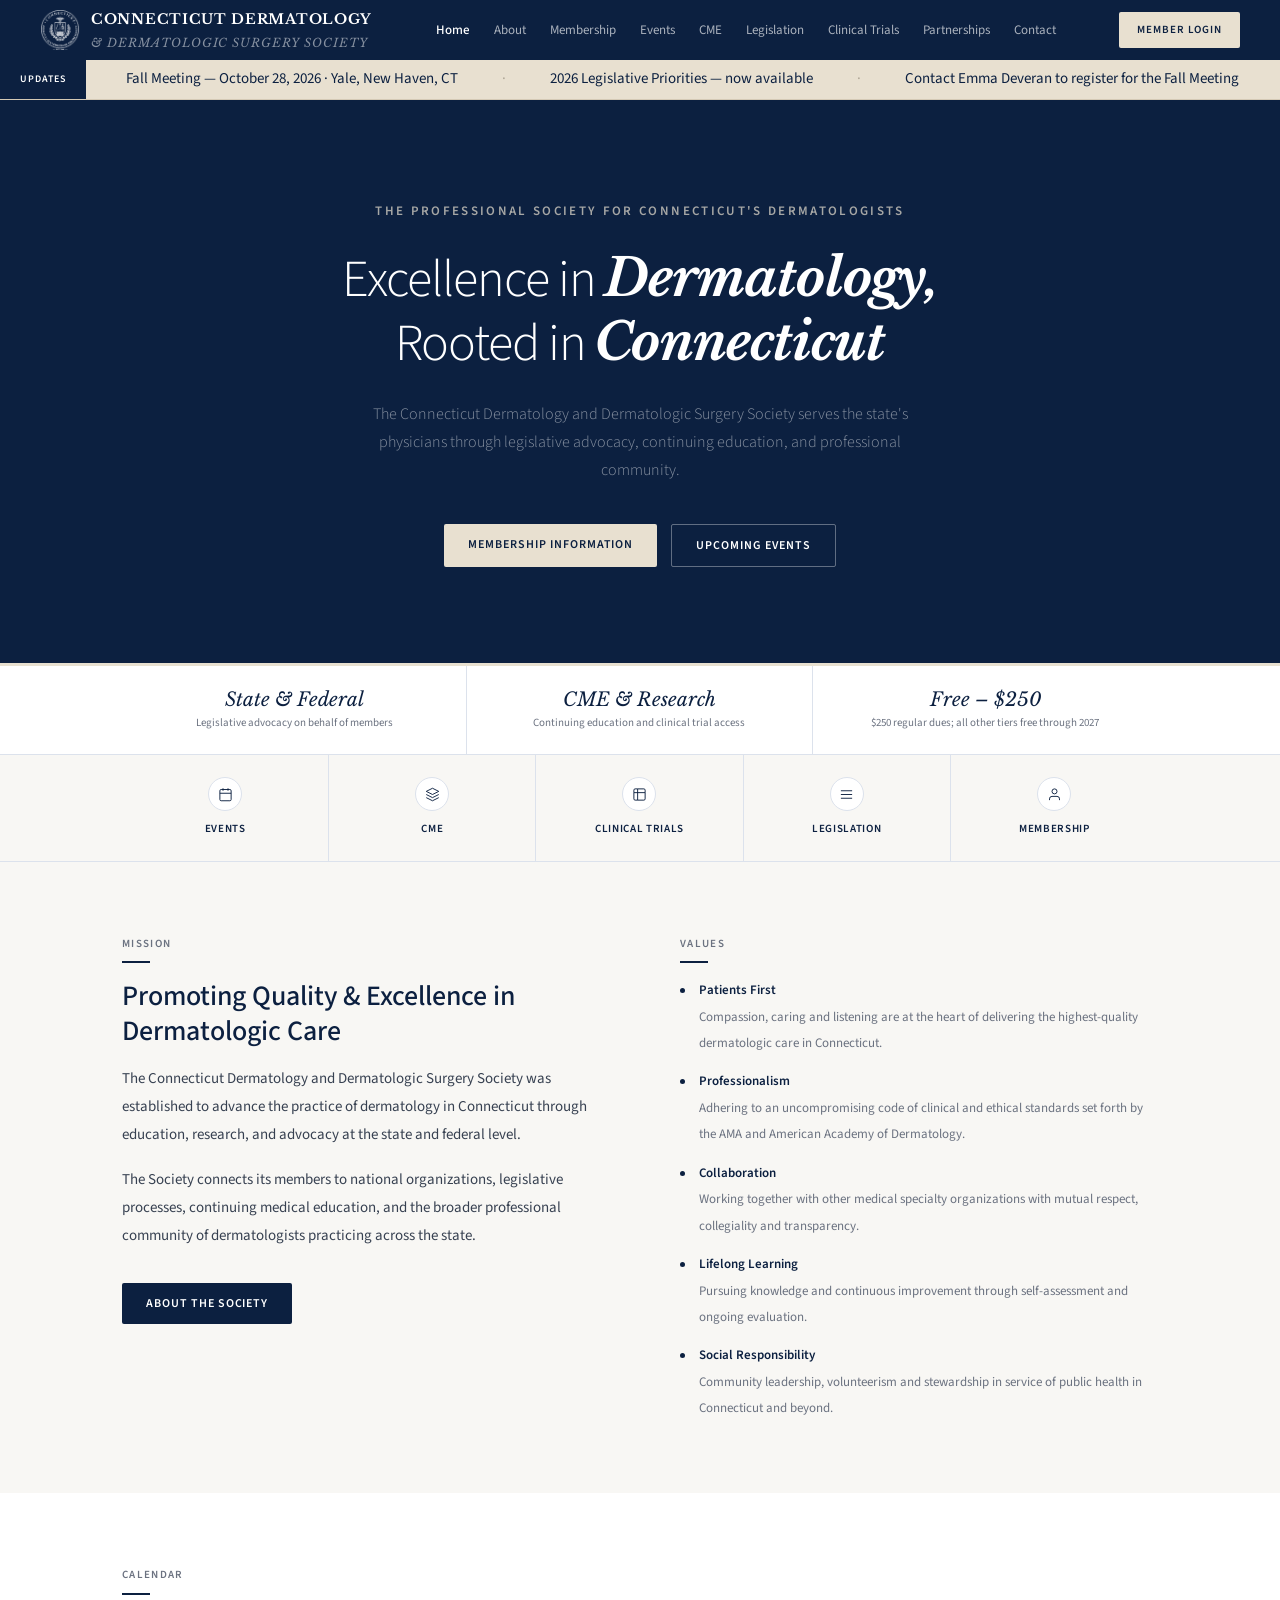
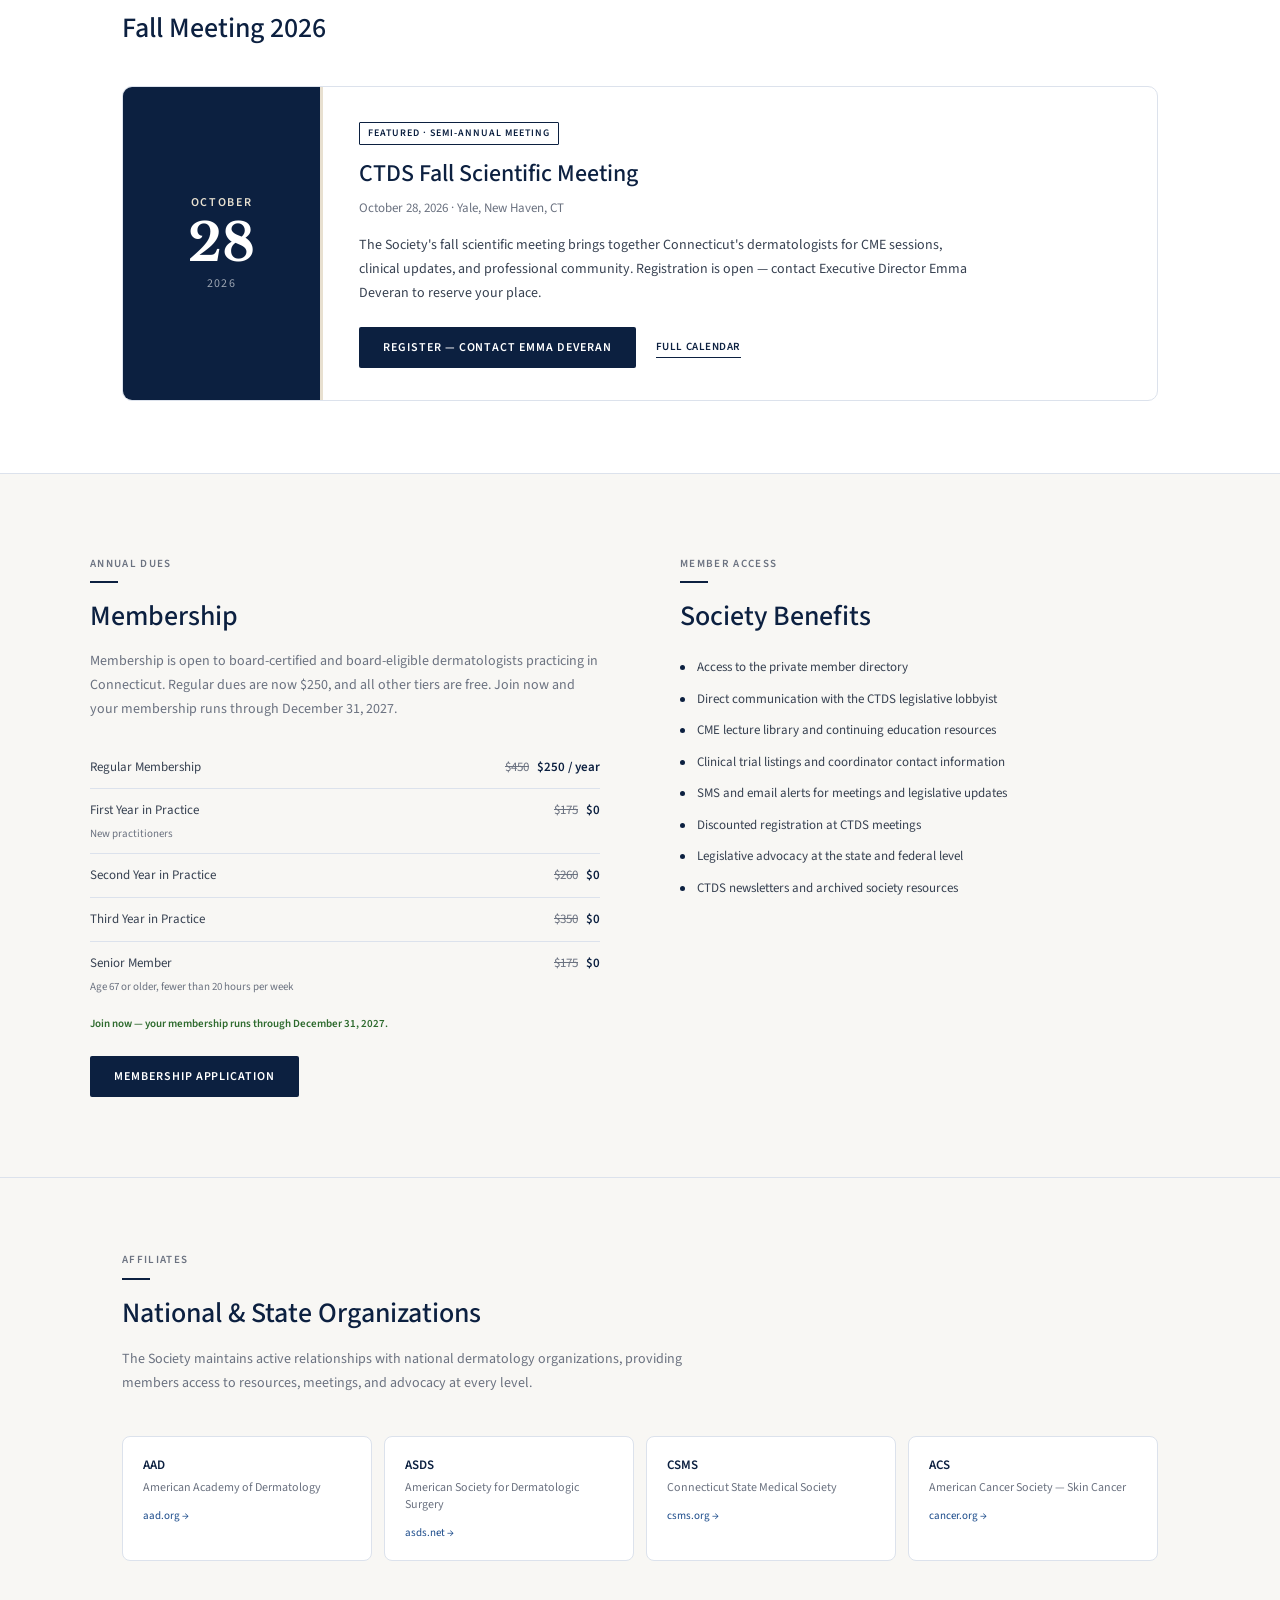
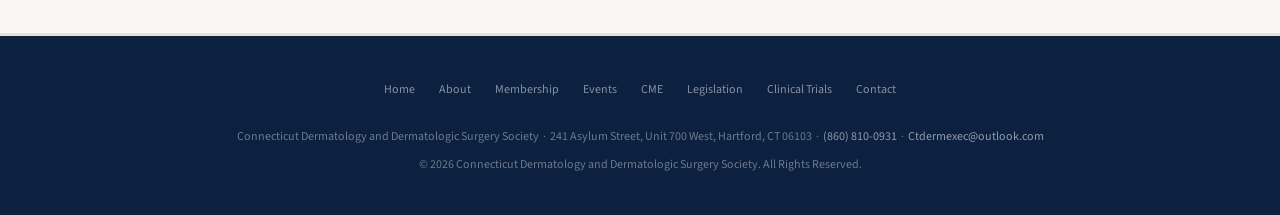
<file: index.html>
<!DOCTYPE html>
<html lang="en">
<head>
<meta charset="UTF-8">
<meta name="viewport" content="width=device-width, initial-scale=1.0">
<title>Connecticut Dermatology and Dermatologic Surgery Society</title>
<link rel="stylesheet" href="css/style.css">
<link rel="icon" type="image/png" href="images/favicon.png">
<style>

  /* ── TICKER ── */
  .ticker {
    background: var(--parchment);
    overflow: hidden;
    height: 40px;
    display: flex;
    align-items: center;
    border-bottom: 0.5px solid #d4c9b5;
  }
  .ticker-label {
    background: var(--navy);
    color: #fff;
    font-size: 10px;
    font-weight: 600;
    letter-spacing: 0.1em;
    text-transform: uppercase;
    padding: 0 1.25rem;
    height: 100%;
    display: flex;
    align-items: center;
    white-space: nowrap;
    flex-shrink: 0;
    position: relative;
    z-index: 2;
  }
  .ticker-overflow { overflow: hidden; flex: 1; }
  .ticker-track {
    display: flex;
    animation: ticker 40s linear infinite;
    white-space: nowrap;
  }
  .ticker-track:hover { animation-play-state: paused; }
  .ticker-item {
    font-size: 15px;
    color: var(--navy);
    padding: 0 2.5rem;
  }
  .ticker-dot { color: #b0a898; padding: 0 0.25rem; }
  @keyframes ticker {
    0% { transform: translateX(0); }
    100% { transform: translateX(-50%); }
  }

  /* ── HERO ── */
  .hero {
    background: var(--navy);
    padding: 100px 2.5rem 96px;
    text-align: center;
    border-bottom: 3px solid var(--parchment);
  }
  .hero-eyebrow {font-size: 13px !important;
    font-family: var(--sans);
    font-size: 11px;
    font-weight: 600;
    letter-spacing: 0.18em;
    text-transform: uppercase;
    color: var(--parchment);
    opacity: 0.7;
    margin-bottom: 1.5rem;
    display: block;
  }
  .hero h1 {
    font-family: var(--sans);
    font-size: 52px;
    font-weight: 300;
    color: #fff;
    line-height: 1.2;
    letter-spacing: -0.02em;
    margin-bottom: 1.5rem;
    max-width: 740px;
    margin-left: auto;
    margin-right: auto;
  }
  .hero h1 em {
    font-family: var(--serif);
    font-style: italic;
    font-weight: 700;
  }
  .hero-sub {
    font-family: var(--sans);
    font-size: 16px;
    color: rgba(255,255,255,0.5);
    font-weight: 300;
    line-height: 1.75;
    max-width: 560px;
    margin: 0 auto 2.5rem;
  }
  .hero-actions {
    display: flex;
    gap: 14px;
    justify-content: center;
    flex-wrap: wrap;
  }

  /* ── STATS BAR ── */
  .stats-bar {
    background: var(--white);
    border-bottom: 0.5px solid var(--rule);
  }
  .stats-bar-inner {
    max-width: 1100px;
    margin: 0 auto;
    padding: 0 2rem;
    display: grid;
    grid-template-columns: repeat(3, 1fr);
  }
  .stat-item {
    padding: 1.5rem 1rem;
    text-align: center;
    border-right: 0.5px solid var(--rule);
  }
  .stat-item:last-child { border-right: none; }
  .stat-val {
    font-family: var(--serif);
    font-size: 19px;
    font-weight: 400;
    font-style: italic;
    color: var(--navy);
    line-height: 1;
    margin-bottom: 6px;
  }
  .stat-label {
    font-family: var(--sans);
    font-size: 11px;
    color: var(--text-muted);
    font-weight: 400;
    line-height: 1.4;
  }

  /* ── QUICK LINKS ── */
  .quick-links {
    background: var(--warm-white);
    border-bottom: 0.5px solid var(--rule);
  }
  .quick-links-inner {
    max-width: 1100px;
    margin: 0 auto;
    padding: 0 2rem;
    display: grid;
    grid-template-columns: repeat(5, 1fr);
  }
  .quick-link {
    padding: 1.4rem 1rem;
    display: flex;
    flex-direction: column;
    align-items: center;
    text-align: center;
    text-decoration: none;
    border-right: 0.5px solid var(--rule);
    transition: background 0.15s;
    gap: 8px;
  }
  .quick-link:last-child { border-right: none; }
  .quick-link:hover { background: #edeae4; }
  .quick-link-icon {
    width: 34px;
    height: 34px;
    border-radius: 50%;
    background: var(--white);
    display: flex;
    align-items: center;
    justify-content: center;
    border: 0.5px solid var(--rule);
  }
  .quick-link-icon svg { width: 15px; height: 15px; stroke: var(--navy); fill: none; stroke-width: 1.5; }
  .quick-link span {
    font-family: var(--sans);
    font-size: 11px;
    font-weight: 600;
    letter-spacing: 0.06em;
    text-transform: uppercase;
    color: var(--navy);
  }

  /* ── MISSION ── */
  .mission-grid {
    max-width: 1100px;
    margin: 0 auto;
    padding: 0 2rem;
    display: grid;
    grid-template-columns: 1fr 1fr;
    gap: 80px;
    align-items: start;
  }
  .mission-text p {
    font-size: 15px;
    color: var(--text-body);
    line-height: 1.85;
    margin-bottom: 1.1rem;
  }
  .values-list { list-style: none; display: flex; flex-direction: column; gap: 14px; }
  .values-list li { display: flex; gap: 14px; align-items: flex-start; }
  .values-dot {
    width: 5px;
    height: 5px;
    border-radius: 50%;
    background: var(--navy);
    flex-shrink: 0;
    margin-top: 9px;
  }
  .values-list strong { display: block; font-size: 13px; font-weight: 600; color: var(--navy); margin-bottom: 2px; }
  .values-list span { font-size: 13px; color: var(--text-muted); line-height: 1.65; }

  /* ── EVENTS ── */
  .events-grid {
    max-width: 1100px;
    margin: 2.5rem auto 0;
    padding: 0 2rem;
    display: grid;
    grid-template-columns: repeat(3, 1fr);
    gap: 16px;
  }
  .event-card { background: var(--white); border: 0.5px solid var(--rule); border-radius: 8px; overflow: hidden; }
  .event-date-bar { background: var(--navy); padding: 0.75rem 1.25rem; display: flex; align-items: baseline; gap: 8px; }
  .event-month { font-size: 10px; font-weight: 600; letter-spacing: 0.1em; text-transform: uppercase; color: var(--parchment); opacity: 0.8; }
  .event-body { padding: 1.1rem 1.25rem; }
  .event-title { font-size: 14px; font-weight: 500; color: var(--navy); margin-bottom: 3px; line-height: 1.4; }
  .event-meta { font-size: 12px; color: var(--text-muted); margin-bottom: 0.6rem; }
  .event-desc { font-size: 13px; color: var(--text-body); line-height: 1.6; margin-bottom: 0.75rem; }
  .event-link { font-size: 11px; font-weight: 600; letter-spacing: 0.05em; text-transform: uppercase; color: var(--navy); text-decoration: none; border-bottom: 1px solid var(--navy); }

  /* ── MEMBERSHIP BAND ── */
  .membership-band {
    background: var(--warm-white);
    border-top: 0.5px solid var(--rule);
    border-bottom: 0.5px solid var(--rule);
    padding: 80px 2rem;
  }
  .membership-inner {
    max-width: 1100px;
    margin: 0 auto;
    display: grid;
    grid-template-columns: 1fr 1fr;
    gap: 80px;
    align-items: start;
  }
  .dues-table { width: 100%; border-collapse: collapse; margin-top: 1.5rem; }
  .dues-table tr { border-bottom: 0.5px solid var(--rule); }
  .dues-table tr:last-child { border-bottom: none; }
  .dues-table td { padding: 10px 0; font-size: 13px; color: var(--text-body); vertical-align: top; }
  .dues-table td:last-child { text-align: right; font-weight: 600; color: var(--navy); white-space: nowrap; padding-left: 8px; }
  .dues-note { font-size: 11px; color: var(--text-muted); display: block; margin-top: 2px; font-weight: 400; }
  .benefit-list { list-style: none; display: flex; flex-direction: column; gap: 12px; margin-top: 1.5rem; }
  .benefit-list li { display: flex; gap: 12px; align-items: flex-start; font-size: 13px; color: var(--text-body); line-height: 1.5; }
  .benefit-dot { width: 5px; height: 5px; border-radius: 50%; background: var(--navy); flex-shrink: 0; margin-top: 7px; }

  /* ── ORGS ── */
  .orgs-grid {
    max-width: 1100px;
    margin: 2.5rem auto 0;
    padding: 0 2rem;
    display: grid;
    grid-template-columns: repeat(4, 1fr);
    gap: 12px;
  }
  .org-card { border: 0.5px solid var(--rule); border-radius: 8px; padding: 1.1rem 1.25rem; text-decoration: none; background: var(--white); transition: border-color 0.15s; display: block; }
  .org-card:hover { border-color: var(--navy-light); }
  .org-abbr { font-size: 13px; font-weight: 600; color: var(--navy); margin-bottom: 3px; }
  .org-name { font-size: 12px; color: var(--text-muted); line-height: 1.4; margin-bottom: 0.6rem; }
  .org-arrow { font-size: 11px; color: var(--navy-light); display: block; }

  /* ── RESPONSIVE ── */
  @media (max-width: 960px) {
    .hero h1 { font-size: 38px; }
    .stats-bar-inner { grid-template-columns: repeat(3, 1fr); }
    .quick-links-inner { grid-template-columns: repeat(3, 1fr); }
    .quick-link:nth-child(3) { border-right: none; }
    .mission-grid { grid-template-columns: 1fr; gap: 48px; }
    .events-grid { grid-template-columns: 1fr 1fr; }
    .membership-inner { grid-template-columns: 1fr; gap: 48px; }
    .orgs-grid { grid-template-columns: repeat(2, 1fr); }
  }
  @media (max-width: 640px) {
    .hero { padding: 56px 1.25rem 52px; }
    .hero-eyebrow {font-size: 13px !important; font-size: 10px; }
    .hero h1 { font-size: 28px; letter-spacing: -0.01em; }
    .hero-sub { font-size: 14px; margin-bottom: 2rem; }
    .hero-actions { flex-direction: column; align-items: center; gap: 10px; }
    .hero-actions .btn { width: 100%; max-width: 300px; text-align: center; }
    .stats-bar-inner { grid-template-columns: repeat(3, 1fr); }
    .stat-item { padding: 1rem 0.5rem; }
    .stat-val { font-size: 14px; }
    .stat-label { font-size: 9px; }
    .quick-links-inner { grid-template-columns: repeat(3, 1fr); }
    .quick-link { padding: 1rem 0.5rem; gap: 6px; }
    .quick-link span { font-size: 9px; letter-spacing: 0.04em; }
    .quick-link-icon { width: 28px; height: 28px; }
    .quick-link-icon svg { width: 12px; height: 12px; }
    .events-grid { grid-template-columns: 1fr; padding: 0 1.25rem; }
    .orgs-grid { grid-template-columns: 1fr 1fr; padding: 0 1.25rem; }
    .mission-grid { padding: 0 1.25rem; }
    .membership-band { padding: 56px 1.25rem; }
  }
.nav-logo-main { font-size: 14px !important; } .nav-logo-sub { font-size: 12px !important; }

  /* ── LOGO SEAL ── */
  .hero-seal {
    width: 108px;
    height: 108px;
    border-radius: 50%;
    background: #fff;
    padding: 10px;
    border: 1.5px solid rgba(232,224,208,0.7);
    box-shadow: 0 6px 24px rgba(0,0,0,0.28);
    object-fit: contain;
    display: block;
    margin: 0 auto 1.75rem;
  }
  @media (max-width: 640px) {
    .hero-seal { width: 84px; height: 84px; padding: 8px; margin-bottom: 1.25rem; }
  }

  /* ── FEATURED EVENT ── */
  .event-feature { max-width: 1100px; margin: 2.5rem auto 0; padding: 0 2rem; }
  .event-feature-card {
    background: var(--white);
    border: 0.5px solid var(--rule);
    border-radius: 10px;
    overflow: hidden;
    display: grid;
    grid-template-columns: 200px 1fr;
  }
  .event-feature-date {
    background: var(--navy);
    color: #fff;
    padding: 2rem 1.5rem;
    display: flex;
    flex-direction: column;
    align-items: center;
    justify-content: center;
    text-align: center;
    border-right: 3px solid var(--parchment);
  }
  .event-feature-month { font-family: var(--sans); font-size: 12px; font-weight: 600; letter-spacing: 0.14em; text-transform: uppercase; color: var(--parchment); }
  .event-feature-day { font-family: var(--serif); font-size: 52px; font-weight: 700; line-height: 1; margin: 4px 0; }
  .event-feature-year { font-size: 12px; color: rgba(255,255,255,0.6); letter-spacing: 0.1em; }
  .event-feature-body { padding: 2rem 2.25rem; }
  .event-feature-tag { font-size: 10px; font-weight: 600; letter-spacing: 0.1em; text-transform: uppercase; color: var(--navy); border: 0.5px solid var(--navy); border-radius: 1px; display: inline-block; padding: 2px 8px; margin-bottom: 0.85rem; }
  .event-feature-title { font-family: var(--sans); font-size: 24px; font-weight: 500; color: var(--navy); line-height: 1.25; margin-bottom: 0.5rem; }
  .event-feature-meta { font-size: 13px; color: var(--text-muted); margin-bottom: 0.9rem; }
  .event-feature-desc { font-size: 14px; color: var(--text-body); line-height: 1.7; margin-bottom: 1.35rem; max-width: 620px; }
  .event-feature-actions { display: flex; gap: 20px; align-items: center; flex-wrap: wrap; }
  @media (max-width: 640px) {
    .event-feature { padding: 0 1.25rem; }
    .event-feature-card { grid-template-columns: 1fr; }
    .event-feature-date { flex-direction: row; gap: 10px; padding: 1rem; border-right: none; border-bottom: 3px solid var(--parchment); }
    .event-feature-day { font-size: 34px; margin: 0; }
    .event-feature-body { padding: 1.5rem; }
    .event-feature-title { font-size: 20px; }
  }
</style>
</head>
<body>

<nav>
  <a href="index.html" class="nav-brand">
    <img src="images/ctderm-seal-white.png" alt="CTDS seal" class="nav-seal">
    <span class="nav-brand-text">
      <span class="nav-logo-main">Connecticut Dermatology</span>
      <span class="nav-logo-sub">&amp; Dermatologic Surgery Society</span>
    </span>
  </a>
  <ul class="nav-links">
    <li><a href="index.html" class="active">Home</a></li>
    <li><a href="about.html">About</a></li>
    <li><a href="signup.html">Membership</a></li>
    <li><a href="events.html">Events</a></li>
    <li><a href="cme.html">CME</a></li>
    <li><a href="legislation.html">Legislation</a></li>
    <li><a href="trials.html">Clinical Trials</a></li>
    <li><a href="partnership.html">Partnerships</a></li>
    <li><a href="contact.html">Contact</a></li>
  </ul>
  <a href="login.html" class="nav-cta">Member Login</a>
</nav>

<!-- TICKER -->
<div class="ticker">
  <div class="ticker-label">Updates</div>
  <div class="ticker-overflow">
    <div class="ticker-track">
      <span class="ticker-item">Fall Meeting — October 28, 2026 · Yale, New Haven, CT</span>
      <span class="ticker-dot">·</span>
      <span class="ticker-item">2026 Legislative Priorities — now available</span>
      <span class="ticker-dot">·</span>
      <span class="ticker-item">Contact Emma Deveran to register for the Fall Meeting</span>
      <span class="ticker-dot">·</span>
      <span class="ticker-item">Doctor's Day at the Capitol — Legislative Office Building, Hartford</span>
      <span class="ticker-dot">·</span>
      <span class="ticker-item">Fall Meeting — October 28, 2026 · Yale, New Haven, CT</span>
      <span class="ticker-dot">·</span>
      <span class="ticker-item">2026 Legislative Priorities — now available</span>
      <span class="ticker-dot">·</span>
      <span class="ticker-item">Contact Emma Deveran to register for the Fall Meeting</span>
      <span class="ticker-dot">·</span>
      <span class="ticker-item">Doctor's Day at the Capitol — Legislative Office Building, Hartford</span>
      <span class="ticker-dot">·</span>
    </div>
  </div>
</div>

<!-- HERO -->
<div class="hero">
  <span class="hero-eyebrow">The Professional Society for Connecticut's Dermatologists</span>
  <h1>Excellence in <em>Dermatology,</em><br>Rooted in <em>Connecticut</em></h1>
  <p class="hero-sub">The Connecticut Dermatology and Dermatologic Surgery Society serves the state's physicians through legislative advocacy, continuing education, and professional community.</p>
  <div class="hero-actions">
    <a href="signup.html" class="btn btn-parchment">Membership Information</a>
    <a href="events.html" class="btn btn-outline">Upcoming Events</a>
  </div>
</div>

<!-- STATS BAR -->
<div class="stats-bar">
  <div class="stats-bar-inner">
    <div class="stat-item">
      <div class="stat-val">State &amp; Federal</div>
      <div class="stat-label">Legislative advocacy on behalf of members</div>
    </div>
    <div class="stat-item">
      <div class="stat-val">CME &amp; Research</div>
      <div class="stat-label">Continuing education and clinical trial access</div>
    </div>
    <div class="stat-item">
      <div class="stat-val">Free &ndash; $250</div>
      <div class="stat-label">$250 regular dues; all other tiers free through 2027</div>
    </div>
  </div>
</div>

<!-- QUICK LINKS -->
<div class="quick-links">
  <div class="quick-links-inner">
    <a href="events.html" class="quick-link">
      <div class="quick-link-icon">
        <svg viewBox="0 0 24 24"><rect x="3" y="4" width="18" height="18" rx="2"/><line x1="16" y1="2" x2="16" y2="6"/><line x1="8" y1="2" x2="8" y2="6"/><line x1="3" y1="10" x2="21" y2="10"/></svg>
      </div>
      <span>Events</span>
    </a>
    <a href="cme.html" class="quick-link">
      <div class="quick-link-icon">
        <svg viewBox="0 0 24 24"><path d="M12 2L2 7l10 5 10-5-10-5z"/><path d="M2 17l10 5 10-5"/><path d="M2 12l10 5 10-5"/></svg>
      </div>
      <span>CME</span>
    </a>
    <a href="trials.html" class="quick-link">
      <div class="quick-link-icon">
        <svg viewBox="0 0 24 24"><path d="M9 3H5a2 2 0 00-2 2v4m6-6h10a2 2 0 012 2v4M9 3v18m0 0h10a2 2 0 002-2V9M9 21H5a2 2 0 01-2-2V9m0 0h18"/></svg>
      </div>
      <span>Clinical Trials</span>
    </a>
    <a href="legislation.html" class="quick-link">
      <div class="quick-link-icon">
        <svg viewBox="0 0 24 24"><path d="M3 6h18M3 12h18M3 18h18"/></svg>
      </div>
      <span>Legislation</span>
    </a>
    <a href="signup.html" class="quick-link">
      <div class="quick-link-icon">
        <svg viewBox="0 0 24 24"><path d="M20 21v-2a4 4 0 00-4-4H8a4 4 0 00-4 4v2"/><circle cx="12" cy="7" r="4"/></svg>
      </div>
      <span>Membership</span>
    </a>
  </div>
</div>

<!-- MISSION -->
<section class="section">
  <div class="mission-grid">
    <div>
      <div class="section-label">Mission</div>
      <div class="rule-bar"></div>
      <h2 class="section-heading">Promoting Quality &amp; Excellence in Dermatologic Care</h2>
      <div class="mission-text">
        <p>The Connecticut Dermatology and Dermatologic Surgery Society was established to advance the practice of dermatology in Connecticut through education, research, and advocacy at the state and federal level.</p>
        <p>The Society connects its members to national organizations, legislative processes, continuing medical education, and the broader professional community of dermatologists practicing across the state.</p>
      </div>
      <a href="about.html" class="btn btn-primary" style="margin-top:1rem;display:inline-block;">About the Society</a>
    </div>
    <div>
      <div class="section-label">Values</div>
      <div class="rule-bar"></div>
      <ul class="values-list">
        <li>
          <div class="values-dot"></div>
          <div><strong>Patients First</strong><span>Compassion, caring and listening are at the heart of delivering the highest-quality dermatologic care in Connecticut.</span></div>
        </li>
        <li>
          <div class="values-dot"></div>
          <div><strong>Professionalism</strong><span>Adhering to an uncompromising code of clinical and ethical standards set forth by the AMA and American Academy of Dermatology.</span></div>
        </li>
        <li>
          <div class="values-dot"></div>
          <div><strong>Collaboration</strong><span>Working together with other medical specialty organizations with mutual respect, collegiality and transparency.</span></div>
        </li>
        <li>
          <div class="values-dot"></div>
          <div><strong>Lifelong Learning</strong><span>Pursuing knowledge and continuous improvement through self-assessment and ongoing evaluation.</span></div>
        </li>
        <li>
          <div class="values-dot"></div>
          <div><strong>Social Responsibility</strong><span>Community leadership, volunteerism and stewardship in service of public health in Connecticut and beyond.</span></div>
        </li>
      </ul>
    </div>
  </div>
</section>

<!-- UPCOMING EVENTS -->
<section class="section section-alt">
  <div class="container">
    <div class="section-label">Calendar</div>
    <div class="rule-bar"></div>
    <h2 class="section-heading">Fall Meeting 2026</h2>
  </div>
  <div class="event-feature">
    <div class="event-feature-card">
      <div class="event-feature-date">
        <span class="event-feature-month">October</span>
        <span class="event-feature-day">28</span>
        <span class="event-feature-year">2026</span>
      </div>
      <div class="event-feature-body">
        <span class="event-feature-tag">Featured &middot; Semi-Annual Meeting</span>
        <div class="event-feature-title">CTDS Fall Scientific Meeting</div>
        <div class="event-feature-meta">October 28, 2026 &middot; Yale, New Haven, CT</div>
        <div class="event-feature-desc">The Society's fall scientific meeting brings together Connecticut's dermatologists for CME sessions, clinical updates, and professional community. Registration is open &mdash; contact Executive Director Emma Deveran to reserve your place.</div>
        <div class="event-feature-actions">
          <a href="meeting-interest.html" class="btn btn-primary">Register &mdash; Contact Emma Deveran</a>
          <a href="events.html" class="event-link">Full Calendar</a>
        </div>
      </div>
    </div>
  </div>
</section>

<!-- MEMBERSHIP -->
<div class="membership-band">
  <div class="membership-inner">
    <div>
      <div class="section-label">Annual Dues</div>
      <div class="rule-bar"></div>
      <h2 class="section-heading">Membership</h2>
      <p style="font-size:14px;color:var(--text-muted);line-height:1.7;">Membership is open to board-certified and board-eligible dermatologists practicing in Connecticut. Regular dues are now $250, and all other tiers are free. Join now and your membership runs through December 31, 2027.</p>
      <table class="dues-table">
        <tr>
          <td>Regular Membership</td>
          <td><span style="text-decoration:line-through;color:var(--text-muted);font-weight:400;margin-right:5px;">$450</span> $250 / year</td>
        </tr>
        <tr>
          <td>First Year in Practice<span class="dues-note">New practitioners</span></td>
          <td><span style="text-decoration:line-through;color:var(--text-muted);font-weight:400;margin-right:5px;">$175</span> $0</td>
        </tr>
        <tr>
          <td>Second Year in Practice</td>
          <td><span style="text-decoration:line-through;color:var(--text-muted);font-weight:400;margin-right:5px;">$260</span> $0</td>
        </tr>
        <tr>
          <td>Third Year in Practice</td>
          <td><span style="text-decoration:line-through;color:var(--text-muted);font-weight:400;margin-right:5px;">$350</span> $0</td>
        </tr>
        <tr>
          <td>Senior Member<span class="dues-note">Age 67 or older, fewer than 20 hours per week</span></td>
          <td><span style="text-decoration:line-through;color:var(--text-muted);font-weight:400;margin-right:5px;">$175</span> $0</td>
        </tr>
      </table>
      <div style="font-size:11px;color:#2d6a2d;font-weight:600;margin-top:10px;line-height:1.5;">Join now — your membership runs through December 31, 2027.</div>
      <a href="signup.html" class="btn btn-primary" style="margin-top:1.5rem;display:inline-block;">Membership Application</a>
    </div>
    <div>
      <div class="section-label">Member Access</div>
      <div class="rule-bar"></div>
      <h2 class="section-heading">Society Benefits</h2>
      <ul class="benefit-list">
        <li><div class="benefit-dot"></div>Access to the private member directory</li>
        <li><div class="benefit-dot"></div>Direct communication with the CTDS legislative lobbyist</li>
        <li><div class="benefit-dot"></div>CME lecture library and continuing education resources</li>
        <li><div class="benefit-dot"></div>Clinical trial listings and coordinator contact information</li>
        <li><div class="benefit-dot"></div>SMS and email alerts for meetings and legislative updates</li>
        <li><div class="benefit-dot"></div>Discounted registration at CTDS meetings</li>
        <li><div class="benefit-dot"></div>Legislative advocacy at the state and federal level</li>
        <li><div class="benefit-dot"></div>CTDS newsletters and archived society resources</li>
      </ul>
    </div>
  </div>
</div>

<!-- AFFILIATES -->
<section class="section">
  <div class="container">
    <div class="section-label">Affiliates</div>
    <div class="rule-bar"></div>
    <h2 class="section-heading">National &amp; State Organizations</h2>
    <p style="font-size:14px;color:var(--text-muted);max-width:560px;margin-top:0.25rem;">The Society maintains active relationships with national dermatology organizations, providing members access to resources, meetings, and advocacy at every level.</p>
  </div>
  <div class="orgs-grid">
    <a href="https://www.aad.org" target="_blank" class="org-card">
      <div class="org-abbr">AAD</div>
      <div class="org-name">American Academy of Dermatology</div>
      <span class="org-arrow">aad.org →</span>
    </a>
    <a href="https://www.asds.net" target="_blank" class="org-card">
      <div class="org-abbr">ASDS</div>
      <div class="org-name">American Society for Dermatologic Surgery</div>
      <span class="org-arrow">asds.net →</span>
    </a>
    <a href="https://www.csms.org" target="_blank" class="org-card">
      <div class="org-abbr">CSMS</div>
      <div class="org-name">Connecticut State Medical Society</div>
      <span class="org-arrow">csms.org →</span>
    </a>
    <a href="http://www.cancer.org" target="_blank" class="org-card">
      <div class="org-abbr">ACS</div>
      <div class="org-name">American Cancer Society — Skin Cancer</div>
      <span class="org-arrow">cancer.org →</span>
    </a>
  </div>
</section>

<footer>
  <ul class="footer-links">
    <li><a href="index.html">Home</a></li>
    <li><a href="about.html">About</a></li>
    <li><a href="signup.html">Membership</a></li>
    <li><a href="events.html">Events</a></li>
    <li><a href="cme.html">CME</a></li>
    <li><a href="legislation.html">Legislation</a></li>
    <li><a href="trials.html">Clinical Trials</a></li>
    <li><a href="contact.html">Contact</a></li>
  </ul>
  <p>Connecticut Dermatology and Dermatologic Surgery Society &nbsp;·&nbsp; 241 Asylum Street, Unit 700 West, Hartford, CT 06103 &nbsp;·&nbsp; <a href="tel:8608100931">(860) 810-0931</a> &nbsp;·&nbsp; <a href="mailto:Ctdermexec@outlook.com">Ctdermexec@outlook.com</a></p>
  <p style="margin-top:6px;">© 2026 Connecticut Dermatology and Dermatologic Surgery Society. All Rights Reserved.</p>
</footer>

</body>
</html>
</file>
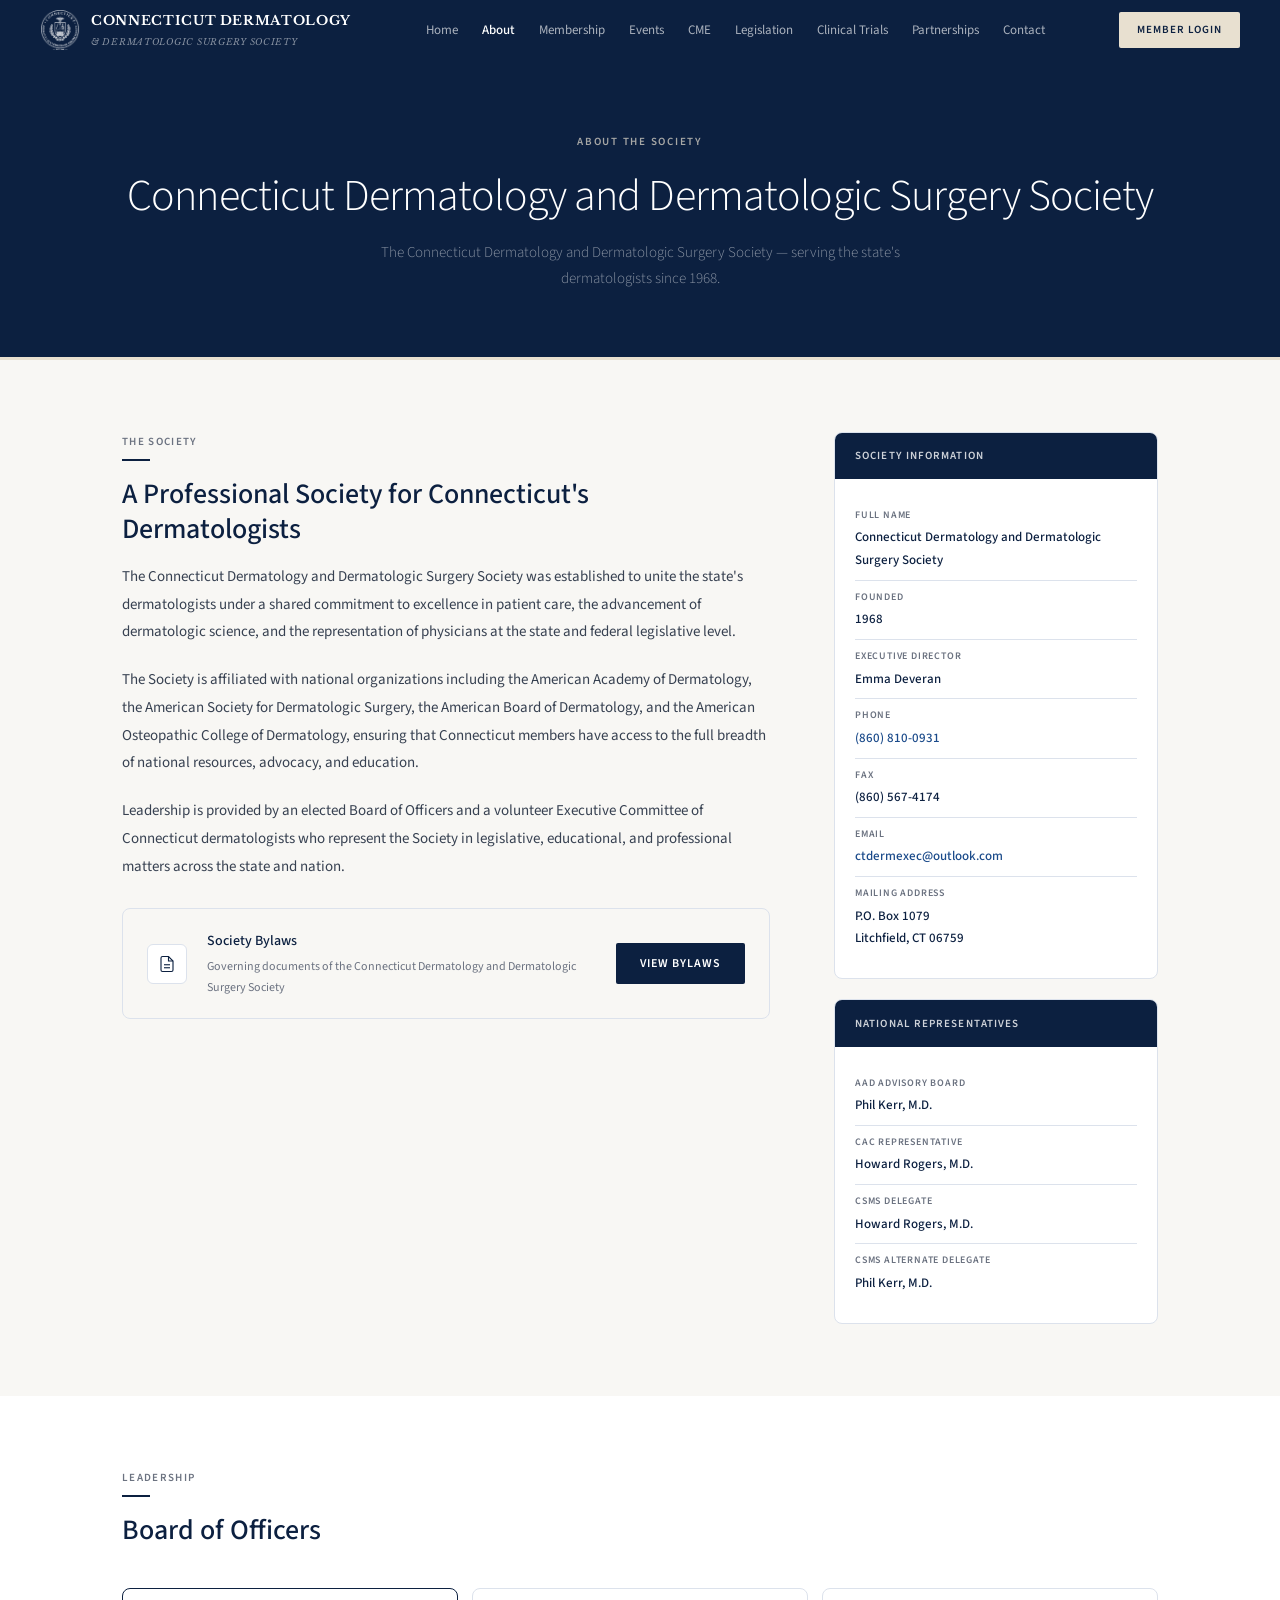
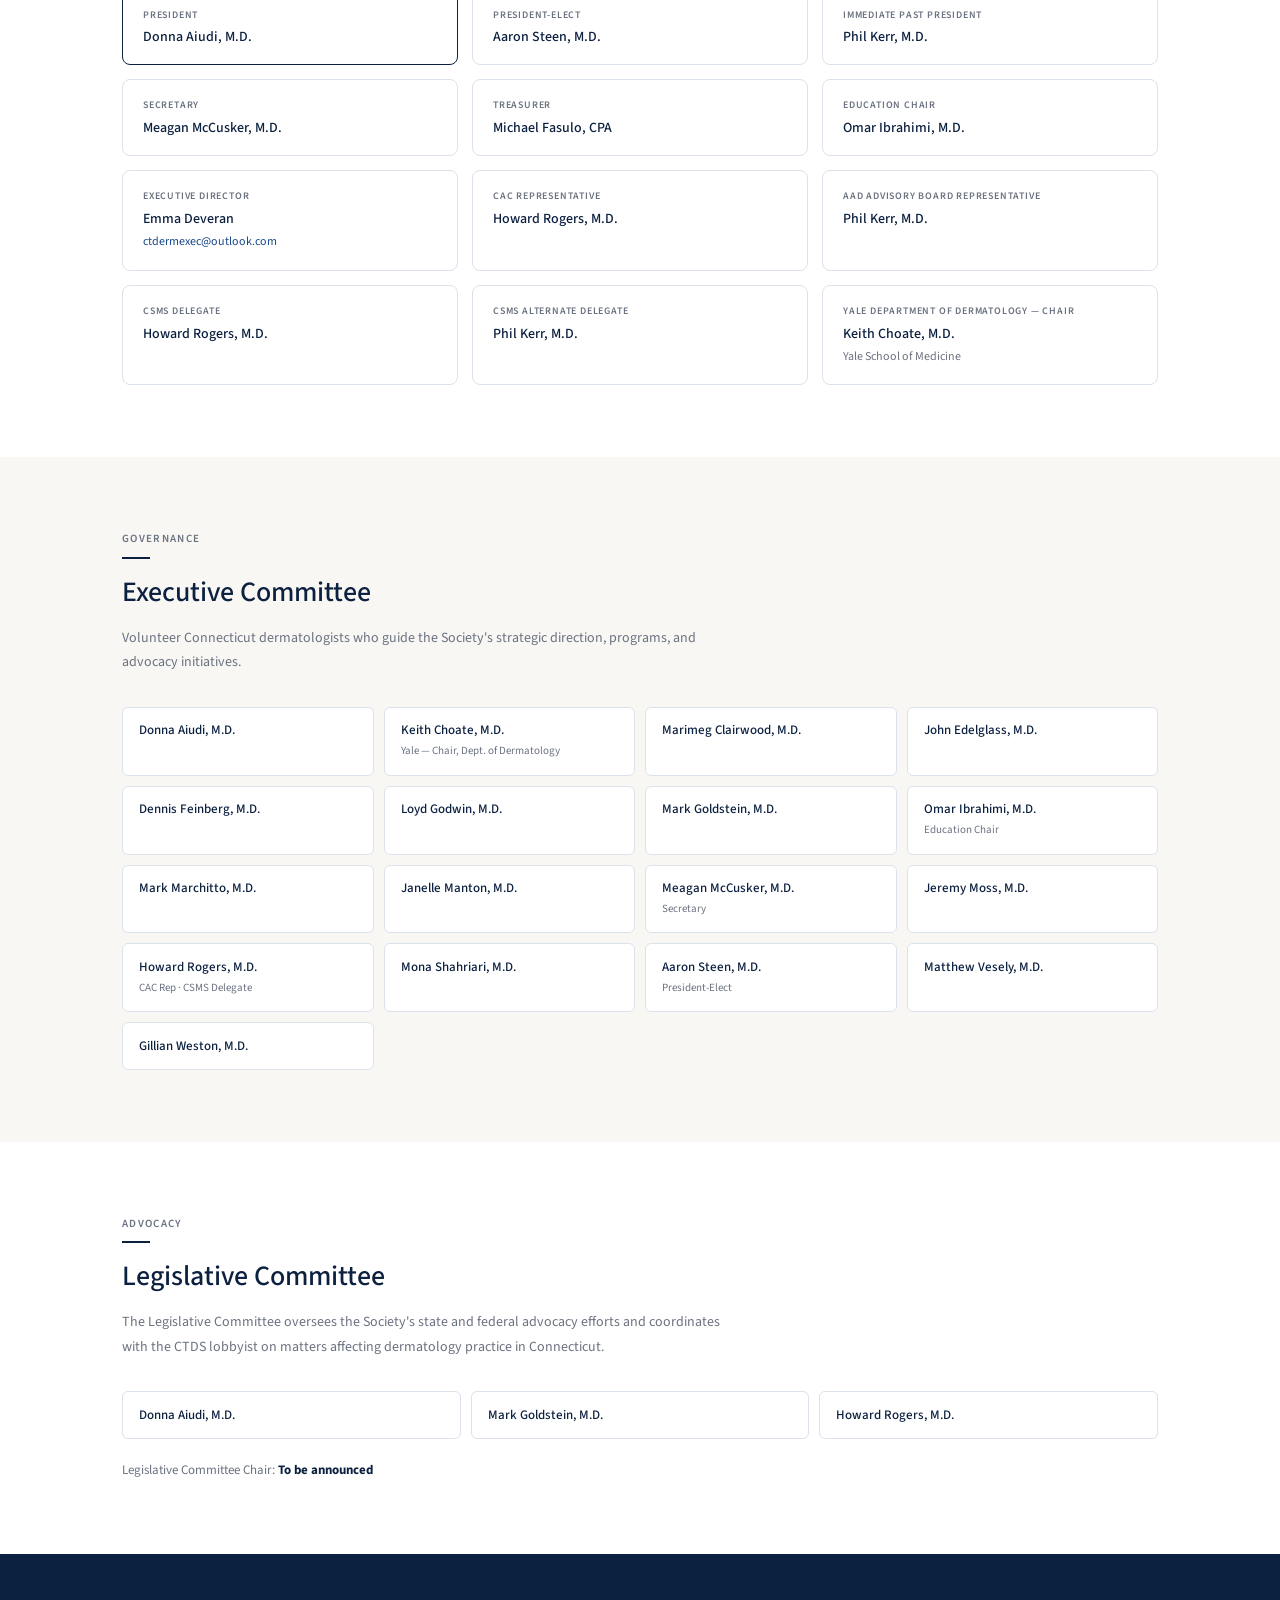
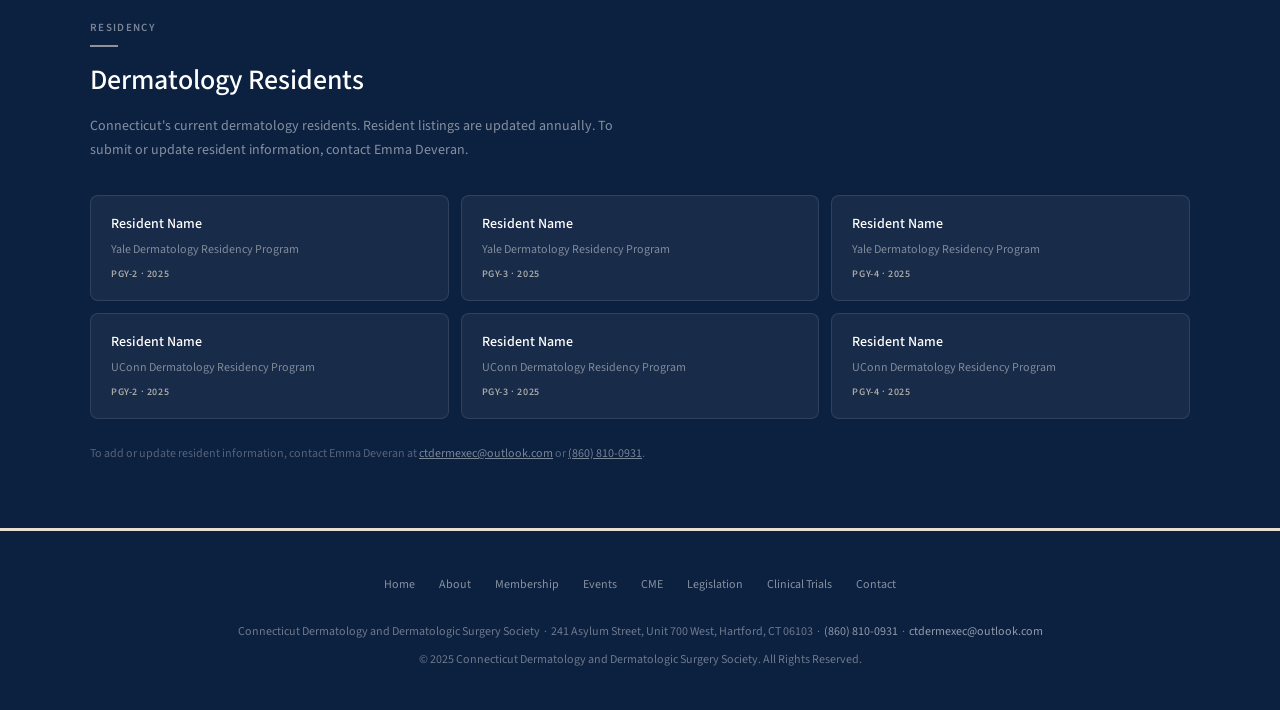
<file: about.html>
<!DOCTYPE html>
<html lang="en">
<head>
<meta charset="UTF-8">
<meta name="viewport" content="width=device-width, initial-scale=1.0">
<title>About — Connecticut Dermatology and Dermatologic Surgery Society</title>
<link rel="stylesheet" href="css/style.css">
<style>

  /* ── ABOUT GRID ── */
  .about-grid {
    max-width: 1100px;
    margin: 0 auto;
    padding: 0 2rem;
    display: grid;
    grid-template-columns: 2fr 1fr;
    gap: 64px;
    align-items: start;
  }
  .about-body p {
    font-size: 15px;
    color: var(--text-body);
    line-height: 1.85;
    margin-bottom: 1.25rem;
  }

  /* ── BYLAWS BOX ── */
  .bylaws-box {
    border: 0.5px solid var(--rule);
    border-radius: 8px;
    padding: 1.25rem 1.5rem;
    background: var(--warm-white);
    display: flex;
    align-items: center;
    gap: 1.25rem;
    margin-top: 1.75rem;
  }
  .bylaws-icon {
    width: 40px;
    height: 40px;
    border-radius: 6px;
    background: var(--white);
    border: 0.5px solid var(--rule);
    display: flex;
    align-items: center;
    justify-content: center;
    flex-shrink: 0;
  }
  .bylaws-icon svg { width: 18px; height: 18px; stroke: var(--navy); fill: none; stroke-width: 1.5; }
  .bylaws-title { font-size: 14px; font-weight: 500; color: var(--navy); margin-bottom: 2px; }
  .bylaws-sub { font-size: 12px; color: var(--text-muted); }

  /* ── SIDEBAR ── */
  .about-sidebar { display: flex; flex-direction: column; gap: 20px; }
  .info-card {
    background: var(--white);
    border: 0.5px solid var(--rule);
    border-radius: 8px;
    overflow: hidden;
  }
  .info-card-header {
    background: var(--navy);
    padding: 0.85rem 1.25rem;
  }
  .info-card-header h3 {
    font-size: 11px;
    font-weight: 600;
    letter-spacing: 0.1em;
    text-transform: uppercase;
    color: rgba(255,255,255,0.8);
  }
  .info-card-body { padding: 1.25rem; }
  .info-row {
    display: flex;
    flex-direction: column;
    padding: 8px 0;
    border-bottom: 0.5px solid var(--rule);
    font-size: 13px;
  }
  .info-row:last-child { border-bottom: none; }
  .info-label {
    font-size: 10px;
    font-weight: 600;
    letter-spacing: 0.08em;
    text-transform: uppercase;
    color: var(--text-muted);
    margin-bottom: 2px;
  }
  .info-val { color: var(--navy); font-weight: 500; }
  .info-val a { color: var(--navy-light); text-decoration: none; }

  /* ── LEADERSHIP ── */
  .leadership-grid {
    max-width: 1100px;
    margin: 2.5rem auto 0;
    padding: 0 2rem;
    display: grid;
    grid-template-columns: repeat(3, 1fr);
    gap: 14px;
  }
  .leader-card {
    background: var(--white);
    border: 0.5px solid var(--rule);
    border-radius: 8px;
    padding: 1.1rem 1.25rem;
  }
  .leader-card.featured {
    border-color: var(--navy);
  }
  .leader-role {
    font-size: 10px;
    font-weight: 600;
    letter-spacing: 0.08em;
    text-transform: uppercase;
    color: var(--text-muted);
    margin-bottom: 4px;
  }
  .leader-name {
    font-size: 14px;
    font-weight: 500;
    color: var(--navy);
    line-height: 1.3;
  }
  .leader-detail {
    font-size: 12px;
    color: var(--text-muted);
    margin-top: 3px;
  }
  .leader-detail a { color: var(--navy-light); text-decoration: none; }

  /* ── EXECUTIVE COMMITTEE ── */
  .exec-grid {
    max-width: 1100px;
    margin: 2rem auto 0;
    padding: 0 2rem;
    display: grid;
    grid-template-columns: repeat(4, 1fr);
    gap: 10px;
  }
  .exec-member {
    background: var(--white);
    border: 0.5px solid var(--rule);
    border-radius: 6px;
    padding: 0.9rem 1rem;
  }
  .exec-name {
    font-size: 13px;
    font-weight: 500;
    color: var(--navy);
    line-height: 1.3;
  }
  .exec-note {
    font-size: 11px;
    color: var(--text-muted);
    margin-top: 2px;
  }

  /* ── LEGISLATIVE COMMITTEE ── */
  .leg-committee-grid {
    max-width: 1100px;
    margin: 2rem auto 0;
    padding: 0 2rem;
    display: grid;
    grid-template-columns: repeat(3, 1fr);
    gap: 10px;
  }

  /* ── RESIDENTS ── */
  .residents-band {
    background: var(--navy);
    padding: 64px 2rem;
  }
  .residents-inner {
    max-width: 1100px;
    margin: 0 auto;
  }
  .residents-grid {
    display: grid;
    grid-template-columns: repeat(3, 1fr);
    gap: 12px;
    margin-top: 2rem;
  }
  .resident-card {
    background: rgba(255,255,255,0.05);
    border: 0.5px solid rgba(255,255,255,0.1);
    border-radius: 8px;
    padding: 1rem 1.25rem;
  }
  .resident-name { font-size: 14px; font-weight: 500; color: #fff; }
  .resident-program { font-size: 12px; color: rgba(255,255,255,0.45); margin-top: 3px; }
  .resident-year {
    font-size: 10px;
    color: var(--parchment);
    opacity: 0.7;
    margin-top: 6px;
    font-weight: 600;
    letter-spacing: 0.06em;
    text-transform: uppercase;
  }

  @media (max-width: 960px) {
    .about-grid { grid-template-columns: 1fr; }
    .leadership-grid { grid-template-columns: 1fr 1fr; }
    .exec-grid { grid-template-columns: 1fr 1fr; }
    .leg-committee-grid { grid-template-columns: 1fr 1fr; }
    .residents-grid { grid-template-columns: 1fr 1fr; }
  }
  @media (max-width: 600px) {
    .leadership-grid { grid-template-columns: 1fr; }
    .exec-grid { grid-template-columns: 1fr; }
    .leg-committee-grid { grid-template-columns: 1fr; }
    .residents-grid { grid-template-columns: 1fr; }
  }
</style>
</head>
<body>

<nav>
  <a href="index.html" class="nav-brand">
    <img src="images/ctderm-seal-white.png" alt="CTDS seal" class="nav-seal">
    <span class="nav-brand-text">
      <span class="nav-logo-main">Connecticut Dermatology</span>
      <span class="nav-logo-sub">&amp; Dermatologic Surgery Society</span>
    </span>
  </a>
  <ul class="nav-links">
    <li><a href="index.html">Home</a></li>
    <li><a href="about.html" class="active">About</a></li>
    <li><a href="signup.html">Membership</a></li>
    <li><a href="events.html">Events</a></li>
    <li><a href="cme.html">CME</a></li>
    <li><a href="legislation.html">Legislation</a></li>
    <li><a href="trials.html">Clinical Trials</a></li>
    <li><a href="partnership.html">Partnerships</a></li>
    <li><a href="contact.html">Contact</a></li>
  </ul>
  <a href="login.html" class="nav-cta">Member Login</a>
</nav>

<div class="page-header">
  <div class="eyebrow">About the Society</div>
  <h1>Connecticut Dermatology and Dermatologic Surgery Society</h1>
  <p>The Connecticut Dermatology and Dermatologic Surgery Society — serving the state's dermatologists since 1968.</p>
</div>

<!-- ABOUT + SIDEBAR -->
<section class="section">
  <div class="about-grid">
    <div class="about-body">
      <div class="section-label">The Society</div>
      <div class="rule-bar"></div>
      <h2 class="section-heading">A Professional Society for Connecticut's Dermatologists</h2>
      <p>The Connecticut Dermatology and Dermatologic Surgery Society was established to unite the state's dermatologists under a shared commitment to excellence in patient care, the advancement of dermatologic science, and the representation of physicians at the state and federal legislative level.</p>
      <p>The Society is affiliated with national organizations including the American Academy of Dermatology, the American Society for Dermatologic Surgery, the American Board of Dermatology, and the American Osteopathic College of Dermatology, ensuring that Connecticut members have access to the full breadth of national resources, advocacy, and education.</p>
      <p>Leadership is provided by an elected Board of Officers and a volunteer Executive Committee of Connecticut dermatologists who represent the Society in legislative, educational, and professional matters across the state and nation.</p>

      <div class="bylaws-box">
        <div class="bylaws-icon">
          <svg viewBox="0 0 24 24"><path d="M14 2H6a2 2 0 00-2 2v16a2 2 0 002 2h12a2 2 0 002-2V8z"/><polyline points="14 2 14 8 20 8"/><line x1="16" y1="13" x2="8" y2="13"/><line x1="16" y1="17" x2="8" y2="17"/></svg>
        </div>
        <div style="flex:1;">
          <div class="bylaws-title">Society Bylaws</div>
          <div class="bylaws-sub">Governing documents of the Connecticut Dermatology and Dermatologic Surgery Society</div>
        </div>
        <a href="http://ctdermatologysociety.org/bylaws.html" target="_blank" class="btn btn-primary" style="white-space:nowrap;flex-shrink:0;">View Bylaws</a>
      </div>
    </div>

    <div class="about-sidebar">
      <div class="info-card">
        <div class="info-card-header"><h3>Society Information</h3></div>
        <div class="info-card-body">
          <div class="info-row">
            <span class="info-label">Full Name</span>
            <span class="info-val">Connecticut Dermatology and Dermatologic Surgery Society</span>
          </div>
          <div class="info-row">
            <span class="info-label">Founded</span>
            <span class="info-val">1968</span>
          </div>
          <div class="info-row">
            <span class="info-label">Executive Director</span>
            <span class="info-val">Emma Deveran</span>
          </div>
          <div class="info-row">
            <span class="info-label">Phone</span>
            <span class="info-val"><a href="tel:8608100931">(860) 810-0931</a></span>
          </div>
          <div class="info-row">
            <span class="info-label">Fax</span>
            <span class="info-val">(860) 567-4174</span>
          </div>
          <div class="info-row">
            <span class="info-label">Email</span>
            <span class="info-val"><a href="mailto:ctdermexec@outlook.com">ctdermexec@outlook.com</a></span>
          </div>
          <div class="info-row">
            <span class="info-label">Mailing Address</span>
            <span class="info-val">P.O. Box 1079<br>Litchfield, CT 06759</span>
          </div>
        </div>
      </div>

      <div class="info-card">
        <div class="info-card-header"><h3>National Representatives</h3></div>
        <div class="info-card-body">
          <div class="info-row">
            <span class="info-label">AAD Advisory Board</span>
            <span class="info-val">Phil Kerr, M.D.</span>
          </div>
          <div class="info-row">
            <span class="info-label">CAC Representative</span>
            <span class="info-val">Howard Rogers, M.D.</span>
          </div>
          <div class="info-row">
            <span class="info-label">CSMS Delegate</span>
            <span class="info-val">Howard Rogers, M.D.</span>
          </div>
          <div class="info-row">
            <span class="info-label">CSMS Alternate Delegate</span>
            <span class="info-val">Phil Kerr, M.D.</span>
          </div>
        </div>
      </div>
    </div>
  </div>
</section>

<!-- BOARD OF OFFICERS -->
<section class="section section-alt">
  <div class="container">
    <div class="section-label">Leadership</div>
    <div class="rule-bar"></div>
    <h2 class="section-heading">Board of Officers</h2>
  </div>
  <div class="leadership-grid">
    <div class="leader-card featured">
      <div class="leader-role">President</div>
      <div class="leader-name">Donna Aiudi, M.D.</div>
    </div>
    <div class="leader-card">
      <div class="leader-role">President-Elect</div>
      <div class="leader-name">Aaron Steen, M.D.</div>
    </div>
    <div class="leader-card">
      <div class="leader-role">Immediate Past President</div>
      <div class="leader-name">Phil Kerr, M.D.</div>
    </div>
    <div class="leader-card">
      <div class="leader-role">Secretary</div>
      <div class="leader-name">Meagan McCusker, M.D.</div>
    </div>
    <div class="leader-card">
      <div class="leader-role">Treasurer</div>
      <div class="leader-name">Michael Fasulo, CPA</div>
    </div>
    <div class="leader-card">
      <div class="leader-role">Education Chair</div>
      <div class="leader-name">Omar Ibrahimi, M.D.</div>
    </div>
    <div class="leader-card">
      <div class="leader-role">Executive Director</div>
      <div class="leader-name">Emma Deveran</div>
      <div class="leader-detail"><a href="mailto:ctdermexec@outlook.com">ctdermexec@outlook.com</a></div>
    </div>
    <div class="leader-card">
      <div class="leader-role">CAC Representative</div>
      <div class="leader-name">Howard Rogers, M.D.</div>
    </div>
    <div class="leader-card">
      <div class="leader-role">AAD Advisory Board Representative</div>
      <div class="leader-name">Phil Kerr, M.D.</div>
    </div>
    <div class="leader-card">
      <div class="leader-role">CSMS Delegate</div>
      <div class="leader-name">Howard Rogers, M.D.</div>
    </div>
    <div class="leader-card">
      <div class="leader-role">CSMS Alternate Delegate</div>
      <div class="leader-name">Phil Kerr, M.D.</div>
    </div>
    <div class="leader-card">
      <div class="leader-role">Yale Department of Dermatology — Chair</div>
      <div class="leader-name">Keith Choate, M.D.</div>
      <div class="leader-detail">Yale School of Medicine</div>
    </div>
  </div>
</section>

<!-- EXECUTIVE COMMITTEE -->
<section class="section">
  <div class="container">
    <div class="section-label">Governance</div>
    <div class="rule-bar"></div>
    <h2 class="section-heading">Executive Committee</h2>
    <p style="font-size:14px;color:var(--text-muted);max-width:600px;">Volunteer Connecticut dermatologists who guide the Society's strategic direction, programs, and advocacy initiatives.</p>
  </div>
  <div class="exec-grid">
    <div class="exec-member"><div class="exec-name">Donna Aiudi, M.D.</div></div>
    <div class="exec-member">
      <div class="exec-name">Keith Choate, M.D.</div>
      <div class="exec-note">Yale — Chair, Dept. of Dermatology</div>
    </div>
    <div class="exec-member"><div class="exec-name">Marimeg Clairwood, M.D.</div></div>
    <div class="exec-member"><div class="exec-name">John Edelglass, M.D.</div></div>
    <div class="exec-member"><div class="exec-name">Dennis Feinberg, M.D.</div></div>
    <div class="exec-member"><div class="exec-name">Loyd Godwin, M.D.</div></div>
    <div class="exec-member"><div class="exec-name">Mark Goldstein, M.D.</div></div>
    <div class="exec-member">
      <div class="exec-name">Omar Ibrahimi, M.D.</div>
      <div class="exec-note">Education Chair</div>
    </div>
    <div class="exec-member"><div class="exec-name">Mark Marchitto, M.D.</div></div>
    <div class="exec-member"><div class="exec-name">Janelle Manton, M.D.</div></div>
    <div class="exec-member">
      <div class="exec-name">Meagan McCusker, M.D.</div>
      <div class="exec-note">Secretary</div>
    </div>
    <div class="exec-member"><div class="exec-name">Jeremy Moss, M.D.</div></div>
    <div class="exec-member">
      <div class="exec-name">Howard Rogers, M.D.</div>
      <div class="exec-note">CAC Rep · CSMS Delegate</div>
    </div>
    <div class="exec-member"><div class="exec-name">Mona Shahriari, M.D.</div></div>
    <div class="exec-member">
      <div class="exec-name">Aaron Steen, M.D.</div>
      <div class="exec-note">President-Elect</div>
    </div>
    <div class="exec-member"><div class="exec-name">Matthew Vesely, M.D.</div></div>
    <div class="exec-member"><div class="exec-name">Gillian Weston, M.D.</div></div>
  </div>
</section>

<!-- LEGISLATIVE COMMITTEE -->
<section class="section section-alt">
  <div class="container">
    <div class="section-label">Advocacy</div>
    <div class="rule-bar"></div>
    <h2 class="section-heading">Legislative Committee</h2>
    <p style="font-size:14px;color:var(--text-muted);max-width:600px;">The Legislative Committee oversees the Society's state and federal advocacy efforts and coordinates with the CTDS lobbyist on matters affecting dermatology practice in Connecticut.</p>
  </div>
  <div class="leg-committee-grid">
    <div class="exec-member">
      <div class="exec-name">Donna Aiudi, M.D.</div>
    </div>
    <div class="exec-member">
      <div class="exec-name">Mark Goldstein, M.D.</div>
    </div>
    <div class="exec-member">
      <div class="exec-name">Howard Rogers, M.D.</div>
    </div>
  </div>
  <div style="max-width:1100px;margin:1.25rem auto 0;padding:0 2rem;">
    <p style="font-size:13px;color:var(--text-muted);">Legislative Committee Chair: <strong style="color:var(--navy);">To be announced</strong></p>
  </div>
</section>

<!-- NEW RESIDENTS -->
<div class="residents-band">
  <div class="residents-inner">
    <div class="section-label light">Residency</div>
    <div class="rule-bar light"></div>
    <h2 class="section-heading light">Dermatology Residents</h2>
    <p style="font-size:14px;color:rgba(255,255,255,0.5);max-width:560px;">Connecticut's current dermatology residents. Resident listings are updated annually. To submit or update resident information, contact Emma Deveran.</p>
    <div class="residents-grid">
      <div class="resident-card">
        <div class="resident-name">Resident Name</div>
        <div class="resident-program">Yale Dermatology Residency Program</div>
        <div class="resident-year">PGY-2 · 2025</div>
      </div>
      <div class="resident-card">
        <div class="resident-name">Resident Name</div>
        <div class="resident-program">Yale Dermatology Residency Program</div>
        <div class="resident-year">PGY-3 · 2025</div>
      </div>
      <div class="resident-card">
        <div class="resident-name">Resident Name</div>
        <div class="resident-program">Yale Dermatology Residency Program</div>
        <div class="resident-year">PGY-4 · 2025</div>
      </div>
      <div class="resident-card">
        <div class="resident-name">Resident Name</div>
        <div class="resident-program">UConn Dermatology Residency Program</div>
        <div class="resident-year">PGY-2 · 2025</div>
      </div>
      <div class="resident-card">
        <div class="resident-name">Resident Name</div>
        <div class="resident-program">UConn Dermatology Residency Program</div>
        <div class="resident-year">PGY-3 · 2025</div>
      </div>
      <div class="resident-card">
        <div class="resident-name">Resident Name</div>
        <div class="resident-program">UConn Dermatology Residency Program</div>
        <div class="resident-year">PGY-4 · 2025</div>
      </div>
    </div>
    <p style="font-size:12px;color:rgba(255,255,255,0.3);margin-top:1.5rem;">
      To add or update resident information, contact Emma Deveran at
      <a href="mailto:ctdermexec@outlook.com" style="color:rgba(255,255,255,0.45);">ctdermexec@outlook.com</a>
      or <a href="tel:8608100931" style="color:rgba(255,255,255,0.45);">(860) 810-0931</a>.
    </p>
  </div>
</div>

<footer>
  <ul class="footer-links">
    <li><a href="index.html">Home</a></li>
    <li><a href="about.html">About</a></li>
    <li><a href="signup.html">Membership</a></li>
    <li><a href="events.html">Events</a></li>
    <li><a href="cme.html">CME</a></li>
    <li><a href="legislation.html">Legislation</a></li>
    <li><a href="trials.html">Clinical Trials</a></li>
    <li><a href="contact.html">Contact</a></li>
  </ul>
  <p>Connecticut Dermatology and Dermatologic Surgery Society &nbsp;·&nbsp; 241 Asylum Street, Unit 700 West, Hartford, CT 06103 &nbsp;·&nbsp; <a href="tel:8608100931">(860) 810-0931</a> &nbsp;·&nbsp; <a href="mailto:ctdermexec@outlook.com">ctdermexec@outlook.com</a></p>
  <p style="margin-top:6px;">© 2025 Connecticut Dermatology and Dermatologic Surgery Society. All Rights Reserved.</p>
</footer>

</body>
</html>
</file>
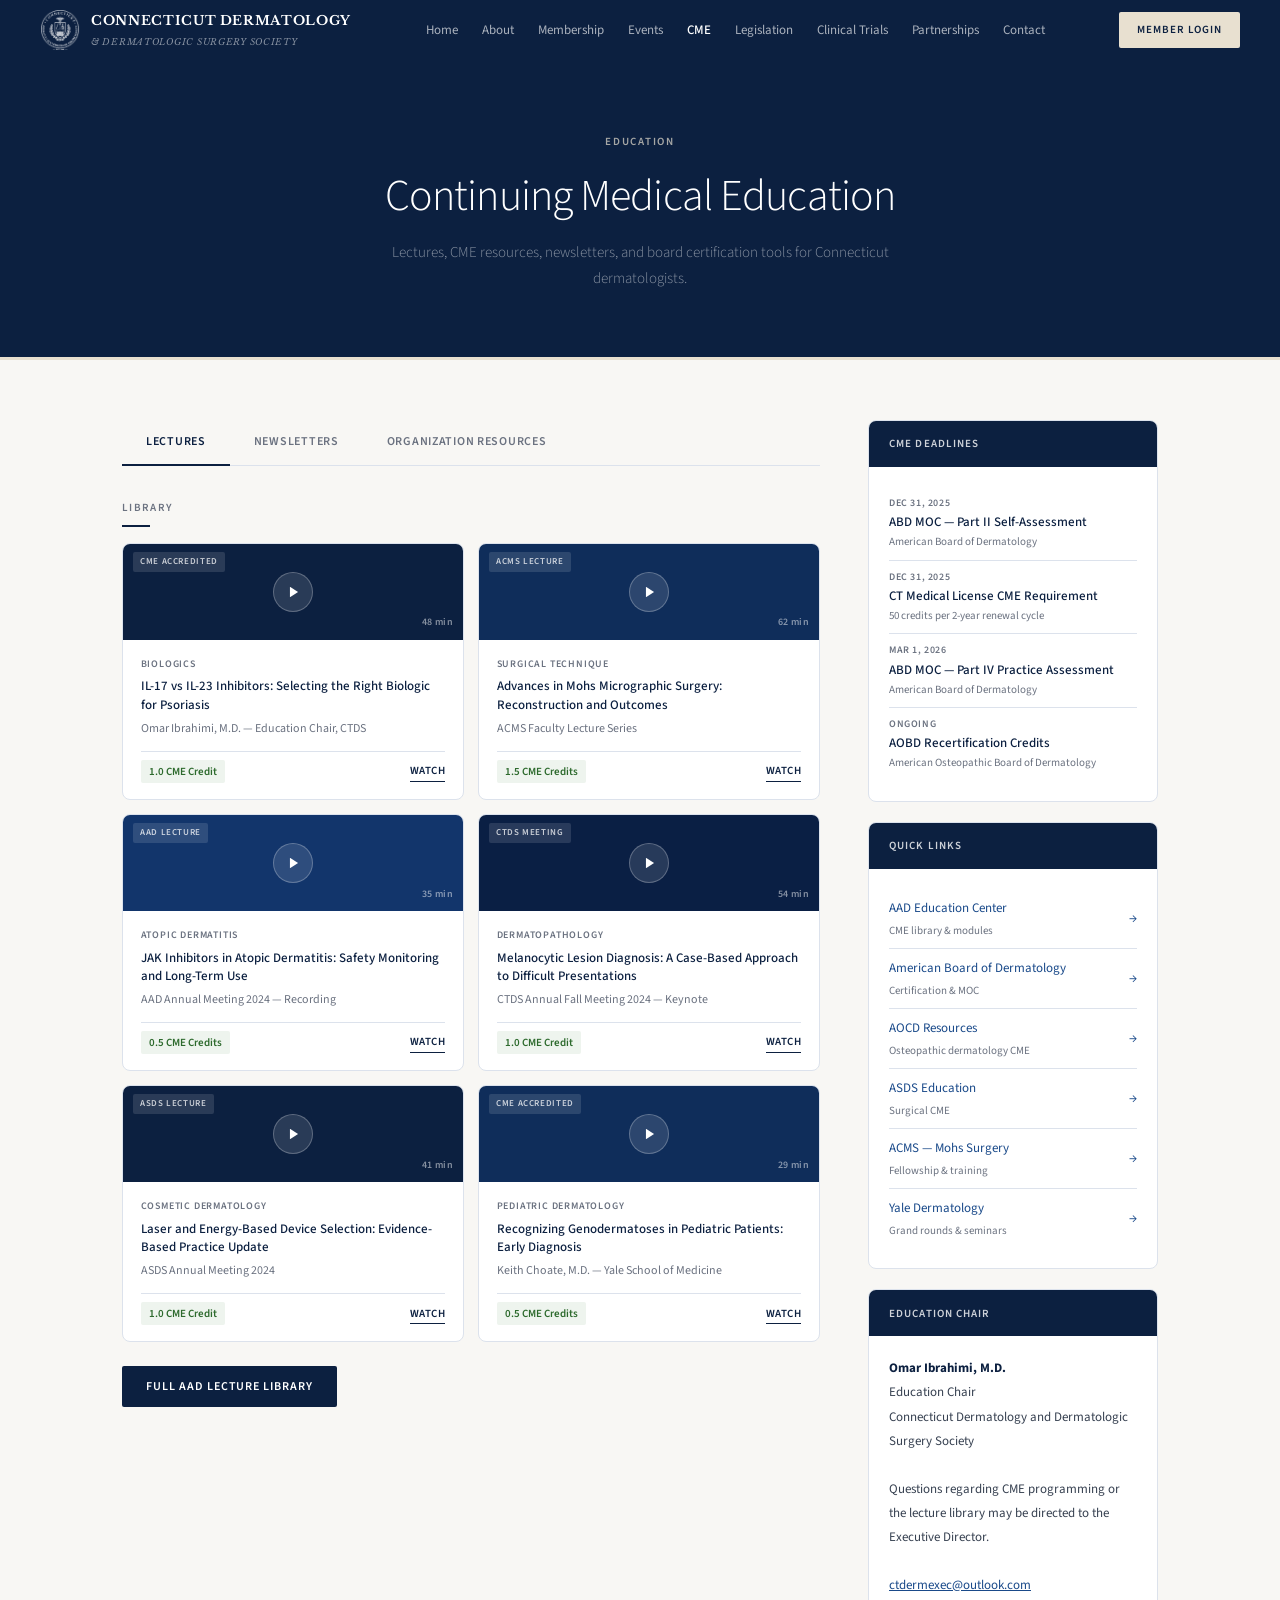
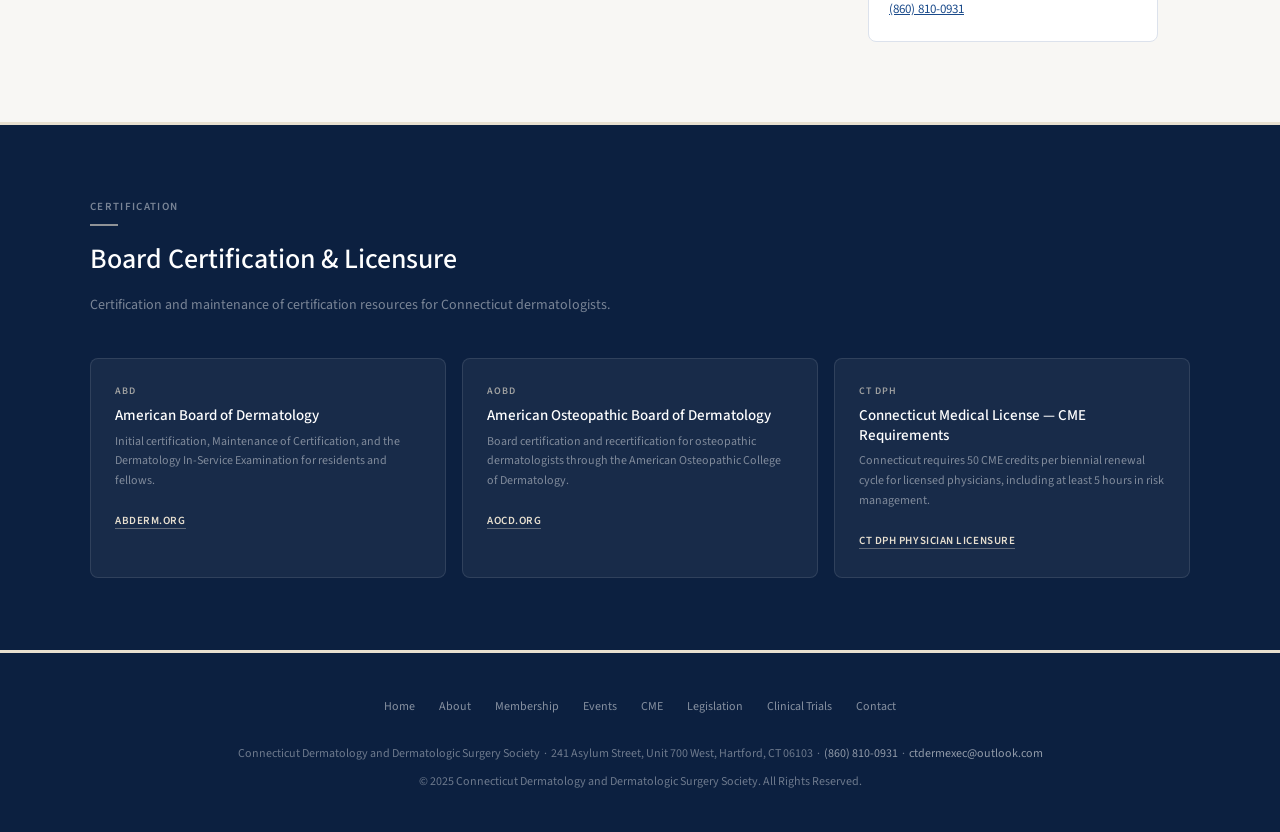
<file: cme.html>
<!DOCTYPE html>
<html lang="en">
<head>
<meta charset="UTF-8">
<meta name="viewport" content="width=device-width, initial-scale=1.0">
<title>CME & Education — Connecticut Dermatology and Dermatologic Surgery Society</title>
<link rel="stylesheet" href="css/style.css">
<style>

  /* ── LAYOUT ── */
  .cme-main {
    max-width: 1100px;
    margin: 0 auto;
    padding: 60px 2rem 80px;
    display: grid;
    grid-template-columns: 1fr 290px;
    gap: 48px;
    align-items: start;
  }

  /* ── TABS ── */
  .tab-bar {
    display: flex;
    border-bottom: 0.5px solid var(--rule);
    margin-bottom: 2rem;
  }
  .tab-btn {
    font-family: var(--sans);
    font-size: 12px;
    font-weight: 600;
    letter-spacing: 0.06em;
    text-transform: uppercase;
    color: var(--text-muted);
    background: transparent;
    border: none;
    border-bottom: 2px solid transparent;
    padding: 0.85rem 1.5rem;
    cursor: pointer;
    transition: color 0.15s, border-color 0.15s;
    margin-bottom: -1px;
  }
  .tab-btn:hover { color: var(--navy); }
  .tab-btn.active { color: var(--navy); border-bottom-color: var(--navy); }
  .tab-panel { display: none; }
  .tab-panel.active { display: block; }

  /* ── LECTURE GRID ── */
  .lecture-grid {
    display: grid;
    grid-template-columns: 1fr 1fr;
    gap: 14px;
  }
  .lecture-card {
    background: var(--white);
    border: 0.5px solid var(--rule);
    border-radius: 8px;
    overflow: hidden;
    display: flex;
    flex-direction: column;
  }
  .lecture-thumb {
    background: var(--navy);
    height: 96px;
    display: flex;
    align-items: center;
    justify-content: center;
    position: relative;
  }
  .lecture-thumb.t2 { background: #0f2d5a; }
  .lecture-thumb.t3 { background: #12356b; }
  .lecture-thumb.t4 { background: #0a1f44; }
  .play-btn {
    width: 40px;
    height: 40px;
    border-radius: 50%;
    background: rgba(255,255,255,0.12);
    border: 1px solid rgba(255,255,255,0.25);
    display: flex;
    align-items: center;
    justify-content: center;
    cursor: pointer;
    transition: background 0.15s;
  }
  .play-btn:hover { background: rgba(255,255,255,0.2); }
  .play-btn svg { width: 14px; height: 14px; fill: #fff; margin-left: 2px; }
  .lecture-duration {
    position: absolute;
    bottom: 8px;
    right: 10px;
    font-size: 10px;
    font-weight: 600;
    color: rgba(255,255,255,0.5);
    letter-spacing: 0.04em;
  }
  .lecture-source-tag {
    position: absolute;
    top: 8px;
    left: 10px;
    font-size: 9px;
    font-weight: 600;
    letter-spacing: 0.07em;
    text-transform: uppercase;
    background: rgba(255,255,255,0.12);
    color: rgba(255,255,255,0.75);
    padding: 2px 7px;
    border-radius: 2px;
  }
  .lecture-body {
    padding: 1rem 1.1rem;
    flex: 1;
    display: flex;
    flex-direction: column;
  }
  .lecture-category {
    font-size: 10px;
    font-weight: 600;
    letter-spacing: 0.08em;
    text-transform: uppercase;
    color: var(--text-muted);
    margin-bottom: 4px;
  }
  .lecture-title {
    font-size: 13px;
    font-weight: 500;
    color: var(--navy);
    line-height: 1.4;
    margin-bottom: 4px;
    flex: 1;
  }
  .lecture-speaker {
    font-size: 12px;
    color: var(--text-muted);
    margin-bottom: 0.75rem;
  }
  .lecture-footer {
    display: flex;
    justify-content: space-between;
    align-items: center;
    margin-top: auto;
    padding-top: 0.5rem;
    border-top: 0.5px solid var(--rule);
  }
  .cme-credits {
    font-size: 11px;
    font-weight: 600;
    color: #2d6a2d;
    background: #eef4ee;
    padding: 2px 8px;
    border-radius: 2px;
  }
  .lecture-link {
    font-size: 11px;
    font-weight: 600;
    letter-spacing: 0.05em;
    text-transform: uppercase;
    color: var(--navy);
    text-decoration: none;
    border-bottom: 1px solid var(--navy);
  }

  /* ── NEWSLETTER LIST ── */
  .newsletter-list { display: flex; flex-direction: column; gap: 10px; }
  .newsletter-item {
    background: var(--white);
    border: 0.5px solid var(--rule);
    border-radius: 8px;
    padding: 1rem 1.5rem;
    display: flex;
    align-items: center;
    gap: 1.25rem;
  }
  .newsletter-date-box {
    background: var(--navy);
    border-radius: 4px;
    padding: 0.5rem 0.75rem;
    text-align: center;
    flex-shrink: 0;
    min-width: 60px;
  }
  .nl-month {
    font-size: 10px;
    font-weight: 600;
    letter-spacing: 0.07em;
    text-transform: uppercase;
    color: var(--parchment);
    opacity: 0.8;
  }
  .nl-year { font-size: 15px; font-weight: 300; color: #fff; line-height: 1.1; }
  .newsletter-info { flex: 1; }
  .newsletter-title { font-size: 14px; font-weight: 500; color: var(--navy); margin-bottom: 3px; }
  .newsletter-desc { font-size: 12px; color: var(--text-muted); line-height: 1.5; }
  .newsletter-link {
    font-size: 11px;
    font-weight: 600;
    letter-spacing: 0.05em;
    text-transform: uppercase;
    color: var(--navy);
    text-decoration: none;
    border-bottom: 1px solid var(--navy);
    white-space: nowrap;
    flex-shrink: 0;
  }

  /* ── ORG EDUCATION CARDS ── */
  .org-edu-grid {
    display: grid;
    grid-template-columns: 1fr 1fr;
    gap: 14px;
  }
  .org-edu-card {
    background: var(--white);
    border: 0.5px solid var(--rule);
    border-radius: 8px;
    padding: 1.25rem 1.5rem;
    text-decoration: none;
    display: block;
    transition: border-color 0.15s;
  }
  .org-edu-card:hover { border-color: var(--navy-light); }
  .org-edu-abbr {
    font-size: 18px;
    font-weight: 300;
    color: var(--navy);
    margin-bottom: 4px;
    letter-spacing: -0.01em;
  }
  .org-edu-name {
    font-size: 12px;
    font-weight: 500;
    color: var(--navy);
    margin-bottom: 6px;
    line-height: 1.4;
  }
  .org-edu-desc {
    font-size: 12px;
    color: var(--text-muted);
    line-height: 1.6;
    margin-bottom: 0.75rem;
  }
  .org-edu-link {
    font-size: 11px;
    font-weight: 600;
    letter-spacing: 0.04em;
    text-transform: uppercase;
    color: var(--navy-light);
    border-bottom: 1px solid var(--navy-light);
    text-decoration: none;
  }

  /* ── SIDEBAR ── */
  .cme-sidebar { display: flex; flex-direction: column; gap: 20px; }
  .sidebar-card {
    background: var(--white);
    border: 0.5px solid var(--rule);
    border-radius: 8px;
    overflow: hidden;
  }
  .sidebar-card-header {
    background: var(--navy);
    padding: 0.85rem 1.25rem;
  }
  .sidebar-card-header h3 {
    font-size: 11px;
    font-weight: 600;
    letter-spacing: 0.1em;
    text-transform: uppercase;
    color: rgba(255,255,255,0.8);
  }
  .sidebar-card-body { padding: 1.25rem; }
  .deadline-item {
    padding: 8px 0;
    border-bottom: 0.5px solid var(--rule);
  }
  .deadline-item:last-child { border-bottom: none; }
  .deadline-date {
    font-size: 10px;
    font-weight: 600;
    letter-spacing: 0.06em;
    text-transform: uppercase;
    color: var(--text-muted);
    margin-bottom: 2px;
  }
  .deadline-title { font-size: 13px; font-weight: 500; color: var(--navy); line-height: 1.3; }
  .deadline-note { font-size: 11px; color: var(--text-muted); margin-top: 1px; }
  .resource-link {
    display: flex;
    justify-content: space-between;
    align-items: center;
    padding: 8px 0;
    border-bottom: 0.5px solid var(--rule);
    text-decoration: none;
    font-size: 13px;
    color: var(--navy-light);
    transition: color 0.15s;
  }
  .resource-link:last-child { border-bottom: none; }
  .resource-link:hover { color: var(--navy); }
  .resource-link .rl-sub { font-size: 11px; color: var(--text-muted); display: block; margin-top: 1px; }

  /* ── CERTIFICATION BAND ── */
  .cert-band {
    background: var(--navy);
    padding: 72px 2rem;
    border-top: 3px solid var(--parchment);
  }
  .cert-inner {
    max-width: 1100px;
    margin: 0 auto;
  }
  .cert-grid {
    display: grid;
    grid-template-columns: repeat(3, 1fr);
    gap: 16px;
    margin-top: 2.5rem;
  }
  .cert-card {
    background: rgba(255,255,255,0.05);
    border: 0.5px solid rgba(255,255,255,0.1);
    border-radius: 8px;
    padding: 1.5rem;
  }
  .cert-org {
    font-size: 10px;
    font-weight: 600;
    letter-spacing: 0.1em;
    text-transform: uppercase;
    color: var(--parchment);
    opacity: 0.65;
    margin-bottom: 6px;
  }
  .cert-title { font-size: 15px; font-weight: 500; color: #fff; margin-bottom: 6px; line-height: 1.3; }
  .cert-desc { font-size: 12px; color: rgba(255,255,255,0.45); line-height: 1.65; margin-bottom: 1rem; }
  .cert-link {
    font-size: 11px;
    font-weight: 600;
    letter-spacing: 0.05em;
    text-transform: uppercase;
    color: var(--parchment);
    text-decoration: none;
    border-bottom: 1px solid rgba(232,224,208,0.35);
  }

  @media (max-width: 960px) {
    .cme-main { grid-template-columns: 1fr; }
    .lecture-grid { grid-template-columns: 1fr; }
    .org-edu-grid { grid-template-columns: 1fr; }
    .cert-grid { grid-template-columns: 1fr; }
  }
  @media (max-width: 600px) {
    .newsletter-item { flex-wrap: wrap; gap: 0.75rem; }
    .tab-btn { padding: 0.85rem 0.9rem; font-size: 11px; }
  }
</style>
</head>
<body>

<nav>
  <a href="index.html" class="nav-brand">
    <img src="images/ctderm-seal-white.png" alt="CTDS seal" class="nav-seal">
    <span class="nav-brand-text">
      <span class="nav-logo-main">Connecticut Dermatology</span>
      <span class="nav-logo-sub">&amp; Dermatologic Surgery Society</span>
    </span>
  </a>
  <ul class="nav-links">
    <li><a href="index.html">Home</a></li>
    <li><a href="about.html">About</a></li>
    <li><a href="signup.html">Membership</a></li>
    <li><a href="events.html">Events</a></li>
    <li><a href="cme.html" class="active">CME</a></li>
    <li><a href="legislation.html">Legislation</a></li>
    <li><a href="trials.html">Clinical Trials</a></li>
    <li><a href="partnership.html">Partnerships</a></li>
    <li><a href="contact.html">Contact</a></li>
  </ul>
  <a href="login.html" class="nav-cta">Member Login</a>
</nav>

<div class="page-header">
  <div class="eyebrow">Education</div>
  <h1>Continuing Medical Education</h1>
  <p>Lectures, CME resources, newsletters, and board certification tools for Connecticut dermatologists.</p>
</div>

<div class="cme-main">

  <div>
    <div class="tab-bar">
      <button class="tab-btn active" onclick="switchTab('lectures', this)">Lectures</button>
      <button class="tab-btn" onclick="switchTab('newsletters', this)">Newsletters</button>
      <button class="tab-btn" onclick="switchTab('orgs', this)">Organization Resources</button>
    </div>

    <!-- LECTURES -->
    <div class="tab-panel active" id="tab-lectures">
      <div class="section-label">Library</div>
      <div class="rule-bar"></div>
      <div class="lecture-grid">

        <div class="lecture-card">
          <div class="lecture-thumb">
            <div class="lecture-source-tag">CME Accredited</div>
            <div class="play-btn">
              <svg viewBox="0 0 24 24"><polygon points="5,3 19,12 5,21"/></svg>
            </div>
            <span class="lecture-duration">48 min</span>
          </div>
          <div class="lecture-body">
            <div class="lecture-category">Biologics</div>
            <div class="lecture-title">IL-17 vs IL-23 Inhibitors: Selecting the Right Biologic for Psoriasis</div>
            <div class="lecture-speaker">Omar Ibrahimi, M.D. — Education Chair, CTDS</div>
            <div class="lecture-footer">
              <span class="cme-credits">1.0 CME Credit</span>
              <a href="#" class="lecture-link">Watch</a>
            </div>
          </div>
        </div>

        <div class="lecture-card">
          <div class="lecture-thumb t2">
            <div class="lecture-source-tag">ACMS Lecture</div>
            <div class="play-btn">
              <svg viewBox="0 0 24 24"><polygon points="5,3 19,12 5,21"/></svg>
            </div>
            <span class="lecture-duration">62 min</span>
          </div>
          <div class="lecture-body">
            <div class="lecture-category">Surgical Technique</div>
            <div class="lecture-title">Advances in Mohs Micrographic Surgery: Reconstruction and Outcomes</div>
            <div class="lecture-speaker">ACMS Faculty Lecture Series</div>
            <div class="lecture-footer">
              <span class="cme-credits">1.5 CME Credits</span>
              <a href="https://www.acmssurgery.com" target="_blank" class="lecture-link">Watch</a>
            </div>
          </div>
        </div>

        <div class="lecture-card">
          <div class="lecture-thumb t3">
            <div class="lecture-source-tag">AAD Lecture</div>
            <div class="play-btn">
              <svg viewBox="0 0 24 24"><polygon points="5,3 19,12 5,21"/></svg>
            </div>
            <span class="lecture-duration">35 min</span>
          </div>
          <div class="lecture-body">
            <div class="lecture-category">Atopic Dermatitis</div>
            <div class="lecture-title">JAK Inhibitors in Atopic Dermatitis: Safety Monitoring and Long-Term Use</div>
            <div class="lecture-speaker">AAD Annual Meeting 2024 — Recording</div>
            <div class="lecture-footer">
              <span class="cme-credits">0.5 CME Credits</span>
              <a href="https://www.aad.org/member/education" target="_blank" class="lecture-link">Watch</a>
            </div>
          </div>
        </div>

        <div class="lecture-card">
          <div class="lecture-thumb t4">
            <div class="lecture-source-tag">CTDS Meeting</div>
            <div class="play-btn">
              <svg viewBox="0 0 24 24"><polygon points="5,3 19,12 5,21"/></svg>
            </div>
            <span class="lecture-duration">54 min</span>
          </div>
          <div class="lecture-body">
            <div class="lecture-category">Dermatopathology</div>
            <div class="lecture-title">Melanocytic Lesion Diagnosis: A Case-Based Approach to Difficult Presentations</div>
            <div class="lecture-speaker">CTDS Annual Fall Meeting 2024 — Keynote</div>
            <div class="lecture-footer">
              <span class="cme-credits">1.0 CME Credit</span>
              <a href="#" class="lecture-link">Watch</a>
            </div>
          </div>
        </div>

        <div class="lecture-card">
          <div class="lecture-thumb">
            <div class="lecture-source-tag">ASDS Lecture</div>
            <div class="play-btn">
              <svg viewBox="0 0 24 24"><polygon points="5,3 19,12 5,21"/></svg>
            </div>
            <span class="lecture-duration">41 min</span>
          </div>
          <div class="lecture-body">
            <div class="lecture-category">Cosmetic Dermatology</div>
            <div class="lecture-title">Laser and Energy-Based Device Selection: Evidence-Based Practice Update</div>
            <div class="lecture-speaker">ASDS Annual Meeting 2024</div>
            <div class="lecture-footer">
              <span class="cme-credits">1.0 CME Credit</span>
              <a href="https://www.asds.net/medical-professionals/education" target="_blank" class="lecture-link">Watch</a>
            </div>
          </div>
        </div>

        <div class="lecture-card">
          <div class="lecture-thumb t2">
            <div class="lecture-source-tag">CME Accredited</div>
            <div class="play-btn">
              <svg viewBox="0 0 24 24"><polygon points="5,3 19,12 5,21"/></svg>
            </div>
            <span class="lecture-duration">29 min</span>
          </div>
          <div class="lecture-body">
            <div class="lecture-category">Pediatric Dermatology</div>
            <div class="lecture-title">Recognizing Genodermatoses in Pediatric Patients: Early Diagnosis</div>
            <div class="lecture-speaker">Keith Choate, M.D. — Yale School of Medicine</div>
            <div class="lecture-footer">
              <span class="cme-credits">0.5 CME Credits</span>
              <a href="#" class="lecture-link">Watch</a>
            </div>
          </div>
        </div>

      </div>
      <div style="margin-top:1.5rem;">
        <a href="https://www.aad.org/member/education" target="_blank" class="btn btn-primary">Full AAD Lecture Library</a>
      </div>
    </div>

    <!-- NEWSLETTERS -->
    <div class="tab-panel" id="tab-newsletters">
      <div class="section-label">Archive</div>
      <div class="rule-bar"></div>
      <div class="newsletter-list">

        <div class="newsletter-item">
          <div class="newsletter-date-box">
            <div class="nl-month">Apr</div>
            <div class="nl-year">2025</div>
          </div>
          <div class="newsletter-info">
            <div class="newsletter-title">CTDS Newsletter — Spring 2025</div>
            <div class="newsletter-desc">Legislative session update · SB 1022 scope of practice hearing · Spring meeting preview · Clinical trial listings · AAD advocacy recap</div>
          </div>
          <a href="#" class="newsletter-link">Read</a>
        </div>

        <div class="newsletter-item">
          <div class="newsletter-date-box">
            <div class="nl-month">Jan</div>
            <div class="nl-year">2025</div>
          </div>
          <div class="newsletter-info">
            <div class="newsletter-title">CTDS Newsletter — Winter 2025</div>
            <div class="newsletter-desc">2025 CMS fee schedule summary · New biologic approvals · Annual meeting recap · Upcoming CME deadlines</div>
          </div>
          <a href="#" class="newsletter-link">Read</a>
        </div>

        <div class="newsletter-item">
          <div class="newsletter-date-box">
            <div class="nl-month">Oct</div>
            <div class="nl-year">2024</div>
          </div>
          <div class="newsletter-info">
            <div class="newsletter-title">CTDS Newsletter — Fall 2024</div>
            <div class="newsletter-desc">Annual meeting highlights · Legislative preview · FDA biosimilar guidance · New resident welcome</div>
          </div>
          <a href="#" class="newsletter-link">Read</a>
        </div>

        <div class="newsletter-item">
          <div class="newsletter-date-box">
            <div class="nl-month">Jul</div>
            <div class="nl-year">2024</div>
          </div>
          <div class="newsletter-info">
            <div class="newsletter-title">CTDS Newsletter — Summer 2024</div>
            <div class="newsletter-desc">Telehealth parity update · AAD Summer Academy recap · Clinical trial updates · Lobbyist mid-year report</div>
          </div>
          <a href="#" class="newsletter-link">Read</a>
        </div>

        <div class="newsletter-item">
          <div class="newsletter-date-box">
            <div class="nl-month">Apr</div>
            <div class="nl-year">2024</div>
          </div>
          <div class="newsletter-info">
            <div class="newsletter-title">CTDS Newsletter — Spring 2024</div>
            <div class="newsletter-desc">Spring meeting preview · Step therapy reform update · CME lecture library launch · Board election results</div>
          </div>
          <a href="#" class="newsletter-link">Read</a>
        </div>

        <div class="newsletter-item">
          <div class="newsletter-date-box">
            <div class="nl-month">Jan</div>
            <div class="nl-year">2024</div>
          </div>
          <div class="newsletter-info">
            <div class="newsletter-title">CTDS Newsletter — Winter 2024</div>
            <div class="newsletter-desc">2024 legislative priorities · CMS fee schedule · ASDS meeting dates · Member directory update</div>
          </div>
          <a href="#" class="newsletter-link">Read</a>
        </div>

      </div>
    </div>

    <!-- ORG RESOURCES -->
    <div class="tab-panel" id="tab-orgs">
      <div class="section-label">Partner Organizations</div>
      <div class="rule-bar"></div>
      <div class="org-edu-grid">

        <a href="https://www.aad.org/member/education" target="_blank" class="org-edu-card">
          <div class="org-edu-abbr">AAD</div>
          <div class="org-edu-name">American Academy of Dermatology — Education Center</div>
          <div class="org-edu-desc">Comprehensive CME library, online modules, self-assessment tools, and the AAD Basic Dermatology Curriculum. Accredited for AMA PRA Category 1 Credit.</div>
          <span class="org-edu-link">aad.org/member/education</span>
        </a>

        <a href="https://www.abderm.org" target="_blank" class="org-edu-card">
          <div class="org-edu-abbr">ABD</div>
          <div class="org-edu-name">American Board of Dermatology</div>
          <div class="org-edu-desc">Board certification, Maintenance of Certification, and the Dermatology In-Service Examination for residents and fellows in training.</div>
          <span class="org-edu-link">abderm.org</span>
        </a>

        <a href="https://www.aocd.org" target="_blank" class="org-edu-card">
          <div class="org-edu-abbr">AOCD</div>
          <div class="org-edu-name">American Osteopathic College of Dermatology</div>
          <div class="org-edu-desc">CME resources and board certification for osteopathic dermatologists. Annual conference, webinars, and AOBD recertification programming.</div>
          <span class="org-edu-link">aocd.org</span>
        </a>

        <a href="https://www.asds.net/medical-professionals/education" target="_blank" class="org-edu-card">
          <div class="org-edu-abbr">ASDS</div>
          <div class="org-edu-name">American Society for Dermatologic Surgery — Education</div>
          <div class="org-edu-desc">Procedural training, surgical technique videos, and CME content focused on dermatologic surgery, cosmetic procedures, and skin cancer treatment.</div>
          <span class="org-edu-link">asds.net/education</span>
        </a>

        <a href="https://www.acmssurgery.com/education" target="_blank" class="org-edu-card">
          <div class="org-edu-abbr">ACMS</div>
          <div class="org-edu-name">American College of Mohs Surgery — Education</div>
          <div class="org-edu-desc">Mohs surgery training resources, fellowship program information, and surgical CME content from the leading organization for Mohs micrographic surgeons.</div>
          <span class="org-edu-link">acmssurgery.com</span>
        </a>

        <a href="https://medicine.yale.edu/dermatology/" target="_blank" class="org-edu-card">
          <div class="org-edu-abbr">Yale</div>
          <div class="org-edu-name">Yale School of Medicine — Department of Dermatology</div>
          <div class="org-edu-desc">Grand rounds, research seminars, and educational programs from Yale's Department of Dermatology, chaired by Keith Choate, M.D.</div>
          <span class="org-edu-link">medicine.yale.edu/dermatology</span>
        </a>

      </div>
    </div>
  </div>

  <!-- SIDEBAR -->
  <div class="cme-sidebar">

    <div class="sidebar-card">
      <div class="sidebar-card-header"><h3>CME Deadlines</h3></div>
      <div class="sidebar-card-body">
        <div class="deadline-item">
          <div class="deadline-date">Dec 31, 2025</div>
          <div class="deadline-title">ABD MOC — Part II Self-Assessment</div>
          <div class="deadline-note">American Board of Dermatology</div>
        </div>
        <div class="deadline-item">
          <div class="deadline-date">Dec 31, 2025</div>
          <div class="deadline-title">CT Medical License CME Requirement</div>
          <div class="deadline-note">50 credits per 2-year renewal cycle</div>
        </div>
        <div class="deadline-item">
          <div class="deadline-date">Mar 1, 2026</div>
          <div class="deadline-title">ABD MOC — Part IV Practice Assessment</div>
          <div class="deadline-note">American Board of Dermatology</div>
        </div>
        <div class="deadline-item">
          <div class="deadline-date">Ongoing</div>
          <div class="deadline-title">AOBD Recertification Credits</div>
          <div class="deadline-note">American Osteopathic Board of Dermatology</div>
        </div>
      </div>
    </div>

    <div class="sidebar-card">
      <div class="sidebar-card-header"><h3>Quick Links</h3></div>
      <div class="sidebar-card-body">
        <a href="https://www.aad.org/member/education" target="_blank" class="resource-link">
          <div>AAD Education Center<span class="rl-sub">CME library &amp; modules</span></div><span>→</span>
        </a>
        <a href="https://www.abderm.org" target="_blank" class="resource-link">
          <div>American Board of Dermatology<span class="rl-sub">Certification &amp; MOC</span></div><span>→</span>
        </a>
        <a href="https://www.aocd.org" target="_blank" class="resource-link">
          <div>AOCD Resources<span class="rl-sub">Osteopathic dermatology CME</span></div><span>→</span>
        </a>
        <a href="https://www.asds.net/medical-professionals/education" target="_blank" class="resource-link">
          <div>ASDS Education<span class="rl-sub">Surgical CME</span></div><span>→</span>
        </a>
        <a href="https://www.acmssurgery.com" target="_blank" class="resource-link">
          <div>ACMS — Mohs Surgery<span class="rl-sub">Fellowship &amp; training</span></div><span>→</span>
        </a>
        <a href="https://medicine.yale.edu/dermatology/" target="_blank" class="resource-link">
          <div>Yale Dermatology<span class="rl-sub">Grand rounds &amp; seminars</span></div><span>→</span>
        </a>
      </div>
    </div>

    <div class="sidebar-card">
      <div class="sidebar-card-header"><h3>Education Chair</h3></div>
      <div class="sidebar-card-body">
        <div style="font-size:13px;color:var(--text-body);line-height:1.85;">
          <strong style="color:var(--navy);display:block;">Omar Ibrahimi, M.D.</strong>
          Education Chair<br>
          Connecticut Dermatology and Dermatologic Surgery Society<br><br>
          Questions regarding CME programming or the lecture library may be directed to the Executive Director.<br><br>
          <a href="mailto:ctdermexec@outlook.com" style="color:var(--navy-light);">ctdermexec@outlook.com</a><br>
          <a href="tel:8608100931" style="color:var(--navy-light);">(860) 810-0931</a>
        </div>
      </div>
    </div>

  </div>
</div>

<!-- BOARD CERTIFICATION -->
<div class="cert-band">
  <div class="cert-inner">
    <div class="section-label light">Certification</div>
    <div class="rule-bar light"></div>
    <h2 class="section-heading light">Board Certification &amp; Licensure</h2>
    <p style="font-size:14px;color:rgba(255,255,255,0.45);max-width:560px;">Certification and maintenance of certification resources for Connecticut dermatologists.</p>
    <div class="cert-grid">
      <div class="cert-card">
        <div class="cert-org">ABD</div>
        <div class="cert-title">American Board of Dermatology</div>
        <div class="cert-desc">Initial certification, Maintenance of Certification, and the Dermatology In-Service Examination for residents and fellows.</div>
        <a href="https://www.abderm.org" target="_blank" class="cert-link">abderm.org</a>
      </div>
      <div class="cert-card">
        <div class="cert-org">AOBD</div>
        <div class="cert-title">American Osteopathic Board of Dermatology</div>
        <div class="cert-desc">Board certification and recertification for osteopathic dermatologists through the American Osteopathic College of Dermatology.</div>
        <a href="https://www.aocd.org" target="_blank" class="cert-link">aocd.org</a>
      </div>
      <div class="cert-card">
        <div class="cert-org">CT DPH</div>
        <div class="cert-title">Connecticut Medical License — CME Requirements</div>
        <div class="cert-desc">Connecticut requires 50 CME credits per biennial renewal cycle for licensed physicians, including at least 5 hours in risk management.</div>
        <a href="https://portal.ct.gov/DPH/Practitioner-Licensing--Investigations/Physician/Physician-Licensure" target="_blank" class="cert-link">CT DPH Physician Licensure</a>
      </div>
    </div>
  </div>
</div>

<footer>
  <ul class="footer-links">
    <li><a href="index.html">Home</a></li>
    <li><a href="about.html">About</a></li>
    <li><a href="signup.html">Membership</a></li>
    <li><a href="events.html">Events</a></li>
    <li><a href="cme.html">CME</a></li>
    <li><a href="legislation.html">Legislation</a></li>
    <li><a href="trials.html">Clinical Trials</a></li>
    <li><a href="contact.html">Contact</a></li>
  </ul>
  <p>Connecticut Dermatology and Dermatologic Surgery Society &nbsp;·&nbsp; 241 Asylum Street, Unit 700 West, Hartford, CT 06103 &nbsp;·&nbsp; <a href="tel:8608100931">(860) 810-0931</a> &nbsp;·&nbsp; <a href="mailto:ctdermexec@outlook.com">ctdermexec@outlook.com</a></p>
  <p style="margin-top:6px;">© 2025 Connecticut Dermatology and Dermatologic Surgery Society. All Rights Reserved.</p>
</footer>

<script>
  function switchTab(id, btn) {
    document.querySelectorAll('.tab-btn').forEach(b => b.classList.remove('active'));
    document.querySelectorAll('.tab-panel').forEach(p => p.classList.remove('active'));
    btn.classList.add('active');
    document.getElementById('tab-' + id).classList.add('active');
  }
</script>

</body>
</html>
</file>
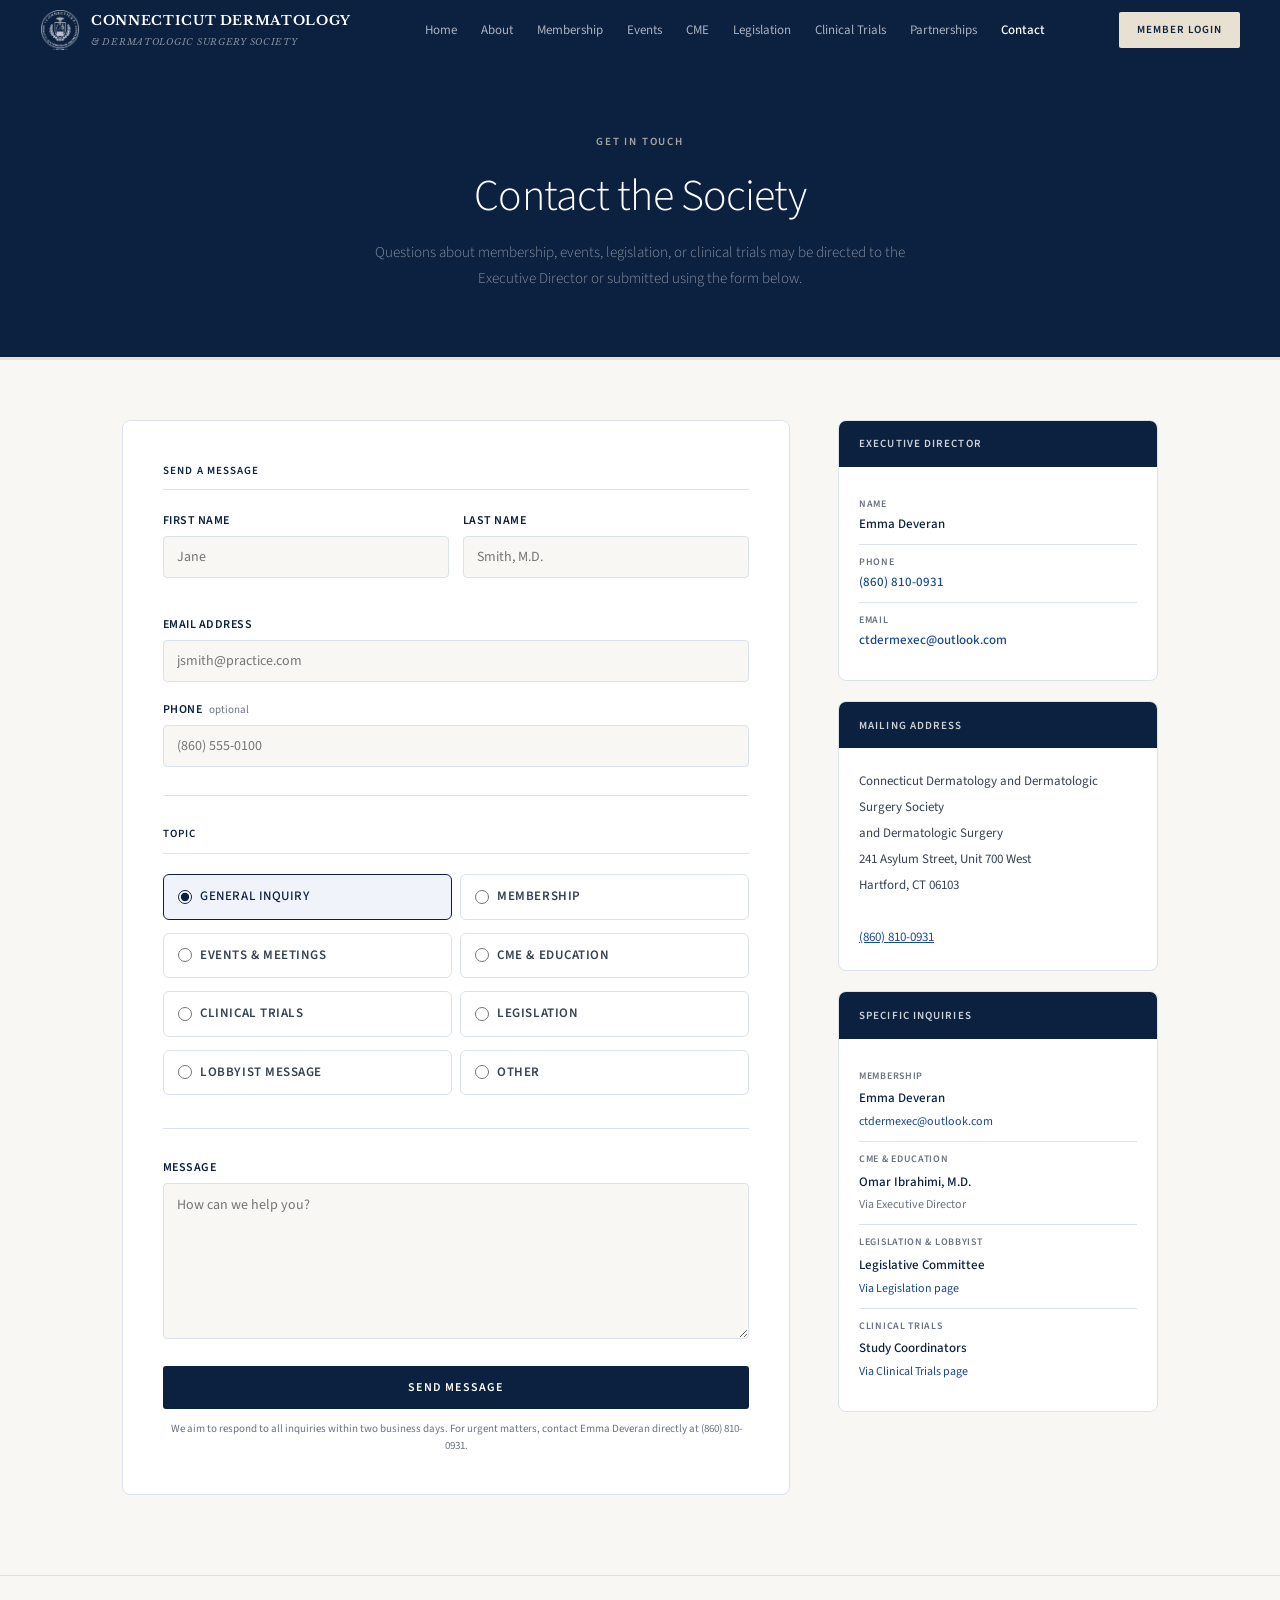
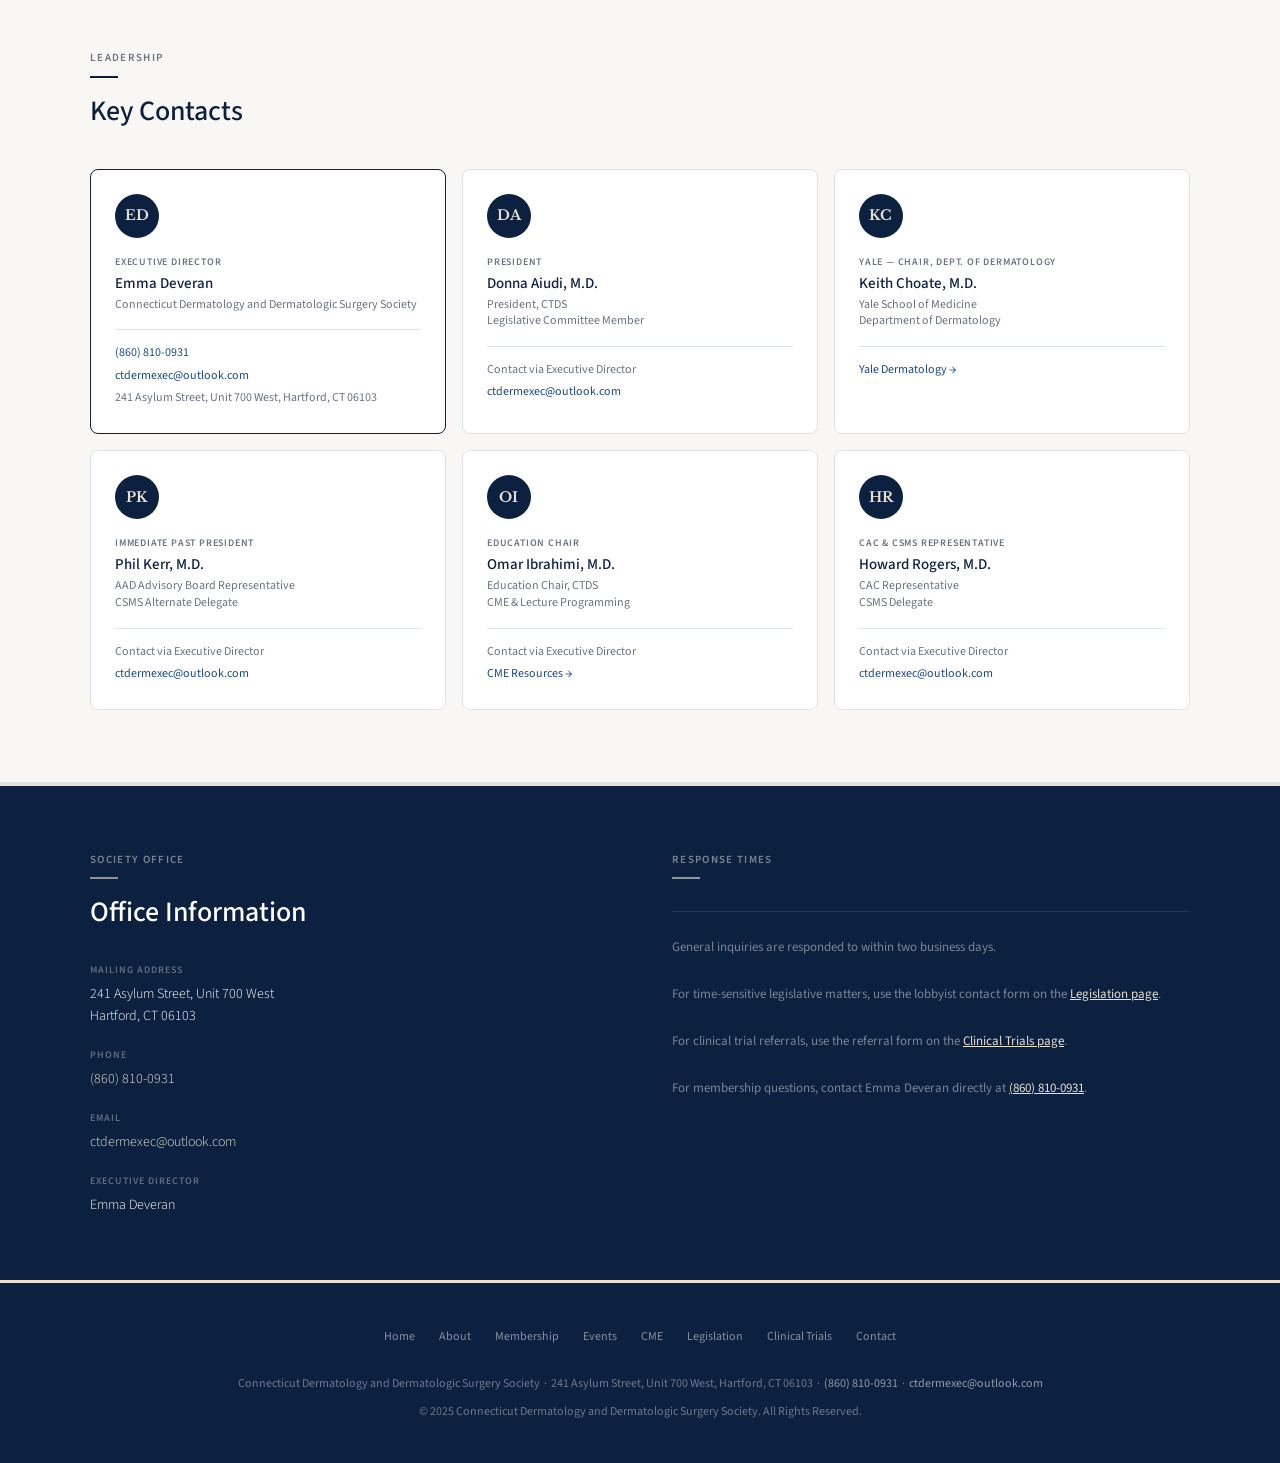
<file: contact.html>
<!DOCTYPE html>
<html lang="en">
<head>
<meta charset="UTF-8">
<meta name="viewport" content="width=device-width, initial-scale=1.0">
<title>Contact — Connecticut Dermatology and Dermatologic Surgery Society</title>
<link rel="stylesheet" href="css/style.css">
<link rel="icon" type="image/png" href="images/favicon.png">
<style>

  /* ── LAYOUT ── */
  .contact-main {
    max-width: 1100px;
    margin: 0 auto;
    padding: 60px 2rem 80px;
    display: grid;
    grid-template-columns: 1fr 320px;
    gap: 48px;
    align-items: start;
  }

  /* ── FORM ── */
  .form-card {
    background: var(--white);
    border: 0.5px solid var(--rule);
    border-radius: 8px;
    padding: 2.5rem;
  }
  .form-section-title {
    font-size: 11px;
    font-weight: 600;
    letter-spacing: 0.1em;
    text-transform: uppercase;
    color: var(--navy);
    margin-bottom: 1.25rem;
    padding-bottom: 0.6rem;
    border-bottom: 0.5px solid var(--rule);
  }
  .form-group { margin-bottom: 1.1rem; }
  .form-row-2 {
    display: grid;
    grid-template-columns: 1fr 1fr;
    gap: 14px;
  }
  .form-divider {
    border: none;
    border-top: 0.5px solid var(--rule);
    margin: 1.75rem 0;
  }

  /* ── TOPIC SELECTOR ── */
  .topic-grid {
    display: grid;
    grid-template-columns: 1fr 1fr;
    gap: 8px;
    margin-bottom: 1.1rem;
  }
  .topic-option {
    border: 0.5px solid var(--rule);
    border-radius: 6px;
    padding: 0.65rem 0.9rem;
    cursor: pointer;
    display: flex;
    align-items: center;
    gap: 8px;
    transition: border-color 0.15s, background 0.15s;
    font-size: 13px;
    color: var(--text-body);
  }
  .topic-option:hover { border-color: var(--navy-light); background: #f5f8ff; }
  .topic-option.selected { border-color: var(--navy); background: #f0f4fa; color: var(--navy); font-weight: 500; }
  .topic-option input[type="radio"] {
    width: 14px;
    height: 14px;
    accent-color: var(--navy);
    flex-shrink: 0;
  }

  .btn-submit {
    width: 100%;
    padding: 13px;
    font-family: var(--sans);
    font-size: 12px;
    font-weight: 600;
    letter-spacing: 0.1em;
    text-transform: uppercase;
    color: #fff;
    background: var(--navy);
    border: none;
    border-radius: 3px;
    cursor: pointer;
    transition: background 0.15s;
  }
  .btn-submit:hover { background: var(--navy-mid); }
  .form-note {
    font-size: 11px;
    color: var(--text-muted);
    text-align: center;
    margin-top: 0.75rem;
    line-height: 1.5;
  }

  /* ── SIDEBAR ── */
  .contact-sidebar { display: flex; flex-direction: column; gap: 20px; }
  .sidebar-card {
    background: var(--white);
    border: 0.5px solid var(--rule);
    border-radius: 8px;
    overflow: hidden;
  }
  .sidebar-card-header {
    background: var(--navy);
    padding: 0.85rem 1.25rem;
  }
  .sidebar-card-header h3 {
    font-size: 11px;
    font-weight: 600;
    letter-spacing: 0.1em;
    text-transform: uppercase;
    color: rgba(255,255,255,0.8);
  }
  .sidebar-card-body { padding: 1.25rem; }
  .contact-row {
    padding: 9px 0;
    border-bottom: 0.5px solid var(--rule);
    font-size: 13px;
  }
  .contact-row:last-child { border-bottom: none; }
  .contact-row-label {
    font-size: 10px;
    font-weight: 600;
    letter-spacing: 0.07em;
    text-transform: uppercase;
    color: var(--text-muted);
    margin-bottom: 2px;
  }
  .contact-row-val { color: var(--navy); font-weight: 500; line-height: 1.5; }
  .contact-row-val a { color: var(--navy-light); text-decoration: none; }
  .contact-row-val a:hover { color: var(--navy); }

  /* ── SPECIFIC INQUIRIES ── */
  .inquiry-list { display: flex; flex-direction: column; }
  .inquiry-item {
    padding: 9px 0;
    border-bottom: 0.5px solid var(--rule);
    font-size: 13px;
  }
  .inquiry-item:last-child { border-bottom: none; }
  .inquiry-topic {
    font-size: 10px;
    font-weight: 600;
    letter-spacing: 0.07em;
    text-transform: uppercase;
    color: var(--text-muted);
    margin-bottom: 2px;
  }
  .inquiry-name { font-weight: 500; color: var(--navy); }
  .inquiry-note { font-size: 12px; color: var(--text-muted); margin-top: 1px; }
  .inquiry-note a { color: var(--navy-light); text-decoration: none; }

  /* ── KEY CONTACTS BAND ── */
  .contacts-band {
    background: var(--warm-white);
    border-top: 0.5px solid var(--rule);
    border-bottom: 0.5px solid var(--rule);
    padding: 72px 2rem;
  }
  .contacts-inner { max-width: 1100px; margin: 0 auto; }
  .contacts-grid {
    display: grid;
    grid-template-columns: repeat(3, 1fr);
    gap: 16px;
    margin-top: 2.5rem;
  }
  .contact-card {
    background: var(--white);
    border: 0.5px solid var(--rule);
    border-radius: 8px;
    padding: 1.5rem;
  }
  .contact-card.primary { border-color: var(--navy); }
  .avatar {
    width: 44px;
    height: 44px;
    border-radius: 50%;
    background: var(--navy);
    display: flex;
    align-items: center;
    justify-content: center;
    font-family: var(--serif);
    font-size: 14px;
    font-weight: 700;
    color: var(--parchment);
    margin-bottom: 1rem;
    letter-spacing: 0.02em;
    flex-shrink: 0;
  }
  .cc-role {
    font-size: 10px;
    font-weight: 600;
    letter-spacing: 0.08em;
    text-transform: uppercase;
    color: var(--text-muted);
    margin-bottom: 3px;
  }
  .cc-name {
    font-size: 15px;
    font-weight: 500;
    color: var(--navy);
    margin-bottom: 3px;
    line-height: 1.3;
  }
  .cc-affiliation {
    font-size: 12px;
    color: var(--text-muted);
    margin-bottom: 1rem;
    line-height: 1.4;
  }
  .cc-contact {
    font-size: 12px;
    color: var(--text-muted);
    line-height: 1.85;
    border-top: 0.5px solid var(--rule);
    padding-top: 0.75rem;
  }
  .cc-contact a { color: var(--navy-light); text-decoration: none; }
  .cc-contact a:hover { color: var(--navy); }

  /* ── OFFICE BAND ── */
  .office-band {
    background: var(--navy);
    padding: 64px 2rem;
    border-top: 3px solid var(--parchment);
  }
  .office-inner {
    max-width: 1100px;
    margin: 0 auto;
    display: grid;
    grid-template-columns: 1fr 1fr;
    gap: 64px;
    align-items: start;
  }
  .office-detail-list { display: flex; flex-direction: column; gap: 20px; margin-top: 2rem; }
  .office-detail {
    display: flex;
    flex-direction: column;
    gap: 3px;
  }
  .office-detail-label {
    font-size: 10px;
    font-weight: 600;
    letter-spacing: 0.1em;
    text-transform: uppercase;
    color: rgba(255,255,255,0.35);
  }
  .office-detail-val {
    font-size: 14px;
    color: #fff;
    font-weight: 300;
    line-height: 1.6;
  }
  .office-detail-val a { color: var(--parchment); text-decoration: none; }
  .office-detail-val a:hover { color: #fff; }
  .office-note {
    font-size: 13px;
    color: rgba(255,255,255,0.45);
    line-height: 1.8;
    margin-top: 2rem;
    padding-top: 1.5rem;
    border-top: 0.5px solid rgba(255,255,255,0.1);
  }

  @media (max-width: 960px) {
    .contact-main { grid-template-columns: 1fr; }
    .topic-grid { grid-template-columns: 1fr; }
    .contacts-grid { grid-template-columns: 1fr 1fr; }
    .office-inner { grid-template-columns: 1fr; gap: 40px; }
    .form-row-2 { grid-template-columns: 1fr; }
  }
  @media (max-width: 600px) {
    .contacts-grid { grid-template-columns: 1fr; }
  }
</style>
</head>
<body>

<nav>
  <a href="index.html" class="nav-brand">
    <img src="images/ctderm-seal-white.png" alt="CTDS seal" class="nav-seal">
    <span class="nav-brand-text">
      <span class="nav-logo-main">Connecticut Dermatology</span>
      <span class="nav-logo-sub">&amp; Dermatologic Surgery Society</span>
    </span>
  </a>
  <ul class="nav-links">
    <li><a href="index.html">Home</a></li>
    <li><a href="about.html">About</a></li>
    <li><a href="signup.html">Membership</a></li>
    <li><a href="events.html">Events</a></li>
    <li><a href="cme.html">CME</a></li>
    <li><a href="legislation.html">Legislation</a></li>
    <li><a href="trials.html">Clinical Trials</a></li>
    <li><a href="partnership.html">Partnerships</a></li>
    <li><a href="contact.html" class="active">Contact</a></li>
  </ul>
  <a href="login.html" class="nav-cta">Member Login</a>
</nav>

<div class="page-header">
  <div class="eyebrow">Get in Touch</div>
  <h1>Contact the Society</h1>
  <p>Questions about membership, events, legislation, or clinical trials may be directed to the Executive Director or submitted using the form below.</p>
</div>

<div class="contact-main">

  <!-- FORM -->
  <div class="form-card">
    <div class="form-section-title">Send a Message</div>

    <div class="form-row-2 form-group">
      <div class="form-group">
        <label>First Name</label>
        <input type="text" placeholder="Jane">
      </div>
      <div class="form-group">
        <label>Last Name</label>
        <input type="text" placeholder="Smith, M.D.">
      </div>
    </div>

    <div class="form-group">
      <label>Email Address</label>
      <input type="email" placeholder="jsmith@practice.com">
    </div>

    <div class="form-group">
      <label>Phone <span class="optional">optional</span></label>
      <input type="tel" placeholder="(860) 555-0100">
    </div>

    <hr class="form-divider">
    <div class="form-section-title">Topic</div>

    <div class="topic-grid">
      <label class="topic-option selected" onclick="selectTopic(this)">
        <input type="radio" name="topic" checked> General Inquiry
      </label>
      <label class="topic-option" onclick="selectTopic(this)">
        <input type="radio" name="topic"> Membership
      </label>
      <label class="topic-option" onclick="selectTopic(this)">
        <input type="radio" name="topic"> Events &amp; Meetings
      </label>
      <label class="topic-option" onclick="selectTopic(this)">
        <input type="radio" name="topic"> CME &amp; Education
      </label>
      <label class="topic-option" onclick="selectTopic(this)">
        <input type="radio" name="topic"> Clinical Trials
      </label>
      <label class="topic-option" onclick="selectTopic(this)">
        <input type="radio" name="topic"> Legislation
      </label>
      <label class="topic-option" onclick="selectTopic(this)">
        <input type="radio" name="topic"> Lobbyist Message
      </label>
      <label class="topic-option" onclick="selectTopic(this)">
        <input type="radio" name="topic"> Other
      </label>
    </div>

    <hr class="form-divider">

    <div class="form-group">
      <label>Message</label>
      <textarea rows="6" placeholder="How can we help you?"></textarea>
    </div>

    <button class="btn-submit" onclick="submitContact(this)">Send Message</button>
    <p class="form-note">We aim to respond to all inquiries within two business days. For urgent matters, contact Emma Deveran directly at (860) 810-0931.</p>
  </div>

  <!-- SIDEBAR -->
  <div class="contact-sidebar">

    <div class="sidebar-card">
      <div class="sidebar-card-header"><h3>Executive Director</h3></div>
      <div class="sidebar-card-body">
        <div class="contact-row">
          <div class="contact-row-label">Name</div>
          <div class="contact-row-val">Emma Deveran</div>
        </div>
        <div class="contact-row">
          <div class="contact-row-label">Phone</div>
          <div class="contact-row-val"><a href="tel:8608100931">(860) 810-0931</a></div>
        </div>
        <div class="contact-row">
          <div class="contact-row-label">Email</div>
          <div class="contact-row-val"><a href="mailto:ctdermexec@outlook.com">ctdermexec@outlook.com</a></div>
        </div>
      </div>
    </div>

    <div class="sidebar-card">
      <div class="sidebar-card-header"><h3>Mailing Address</h3></div>
      <div class="sidebar-card-body">
        <div style="font-size:13px;color:var(--text-body);line-height:2;">
          Connecticut Dermatology and Dermatologic Surgery Society<br>
          and Dermatologic Surgery<br>
          241 Asylum Street, Unit 700 West<br>
          Hartford, CT 06103<br><br>
          <a href="tel:8608100931" style="color:var(--navy-light);">(860) 810-0931</a>
        </div>
      </div>
    </div>

    <div class="sidebar-card">
      <div class="sidebar-card-header"><h3>Specific Inquiries</h3></div>
      <div class="sidebar-card-body">
        <div class="inquiry-list">
          <div class="inquiry-item">
            <div class="inquiry-topic">Membership</div>
            <div class="inquiry-name">Emma Deveran</div>
            <div class="inquiry-note"><a href="mailto:ctdermexec@outlook.com">ctdermexec@outlook.com</a></div>
          </div>
          <div class="inquiry-item">
            <div class="inquiry-topic">CME &amp; Education</div>
            <div class="inquiry-name">Omar Ibrahimi, M.D.</div>
            <div class="inquiry-note">Via Executive Director</div>
          </div>
          <div class="inquiry-item">
            <div class="inquiry-topic">Legislation &amp; Lobbyist</div>
            <div class="inquiry-name">Legislative Committee</div>
            <div class="inquiry-note"><a href="legislation.html">Via Legislation page</a></div>
          </div>
          <div class="inquiry-item">
            <div class="inquiry-topic">Clinical Trials</div>
            <div class="inquiry-name">Study Coordinators</div>
            <div class="inquiry-note"><a href="trials.html">Via Clinical Trials page</a></div>
          </div>
        </div>
      </div>
    </div>

  </div>
</div>

<!-- KEY CONTACTS -->
<div class="contacts-band">
  <div class="contacts-inner">
    <div class="section-label">Leadership</div>
    <div class="rule-bar"></div>
    <h2 class="section-heading">Key Contacts</h2>
    <div class="contacts-grid">

      <div class="contact-card primary">
        <div class="avatar">ED</div>
        <div class="cc-role">Executive Director</div>
        <div class="cc-name">Emma Deveran</div>
        <div class="cc-affiliation">Connecticut Dermatology and Dermatologic Surgery Society</div>
        <div class="cc-contact">
          <a href="tel:8608100931">(860) 810-0931</a><br>
          <a href="mailto:ctdermexec@outlook.com">ctdermexec@outlook.com</a><br>
          241 Asylum Street, Unit 700 West, Hartford, CT 06103
        </div>
      </div>

      <div class="contact-card">
        <div class="avatar">DA</div>
        <div class="cc-role">President</div>
        <div class="cc-name">Donna Aiudi, M.D.</div>
        <div class="cc-affiliation">President, CTDS<br>Legislative Committee Member</div>
        <div class="cc-contact">
          Contact via Executive Director<br>
          <a href="mailto:ctdermexec@outlook.com">ctdermexec@outlook.com</a>
        </div>
      </div>

      <div class="contact-card">
        <div class="avatar">KC</div>
        <div class="cc-role">Yale — Chair, Dept. of Dermatology</div>
        <div class="cc-name">Keith Choate, M.D.</div>
        <div class="cc-affiliation">Yale School of Medicine<br>Department of Dermatology</div>
        <div class="cc-contact">
          <a href="https://medicine.yale.edu/dermatology/" target="_blank">Yale Dermatology →</a>
        </div>
      </div>

      <div class="contact-card">
        <div class="avatar">PK</div>
        <div class="cc-role">Immediate Past President</div>
        <div class="cc-name">Phil Kerr, M.D.</div>
        <div class="cc-affiliation">AAD Advisory Board Representative<br>CSMS Alternate Delegate</div>
        <div class="cc-contact">
          Contact via Executive Director<br>
          <a href="mailto:ctdermexec@outlook.com">ctdermexec@outlook.com</a>
        </div>
      </div>

      <div class="contact-card">
        <div class="avatar">OI</div>
        <div class="cc-role">Education Chair</div>
        <div class="cc-name">Omar Ibrahimi, M.D.</div>
        <div class="cc-affiliation">Education Chair, CTDS<br>CME &amp; Lecture Programming</div>
        <div class="cc-contact">
          Contact via Executive Director<br>
          <a href="cme.html">CME Resources →</a>
        </div>
      </div>

      <div class="contact-card">
        <div class="avatar">HR</div>
        <div class="cc-role">CAC &amp; CSMS Representative</div>
        <div class="cc-name">Howard Rogers, M.D.</div>
        <div class="cc-affiliation">CAC Representative<br>CSMS Delegate</div>
        <div class="cc-contact">
          Contact via Executive Director<br>
          <a href="mailto:ctdermexec@outlook.com">ctdermexec@outlook.com</a>
        </div>
      </div>

    </div>
  </div>
</div>

<!-- OFFICE -->
<div class="office-band">
  <div class="office-inner">
    <div>
      <div class="section-label light">Society Office</div>
      <div class="rule-bar light"></div>
      <h2 class="section-heading light">Office Information</h2>
      <div class="office-detail-list">
        <div class="office-detail">
          <span class="office-detail-label">Mailing Address</span>
          <span class="office-detail-val">241 Asylum Street, Unit 700 West<br>Hartford, CT 06103</span>
        </div>
        <div class="office-detail">
          <span class="office-detail-label">Phone</span>
          <span class="office-detail-val"><a href="tel:8608100931">(860) 810-0931</a></span>
        </div>
        <div class="office-detail">
          <span class="office-detail-label">Email</span>
          <span class="office-detail-val"><a href="mailto:ctdermexec@outlook.com">ctdermexec@outlook.com</a></span>
        </div>
        <div class="office-detail">
          <span class="office-detail-label">Executive Director</span>
          <span class="office-detail-val">Emma Deveran</span>
        </div>
      </div>
    </div>
    <div>
      <div class="section-label light">Response Times</div>
      <div class="rule-bar light"></div>
      <div class="office-note">
        General inquiries are responded to within two business days.<br><br>
        For time-sensitive legislative matters, use the lobbyist contact form on the <a href="legislation.html" style="color:var(--parchment);">Legislation page</a>.<br><br>
        For clinical trial referrals, use the referral form on the <a href="trials.html" style="color:var(--parchment);">Clinical Trials page</a>.<br><br>
        For membership questions, contact Emma Deveran directly at <a href="tel:8608100931" style="color:var(--parchment);">(860) 810-0931</a>.
      </div>
    </div>
  </div>
</div>

<footer>
  <ul class="footer-links">
    <li><a href="index.html">Home</a></li>
    <li><a href="about.html">About</a></li>
    <li><a href="signup.html">Membership</a></li>
    <li><a href="events.html">Events</a></li>
    <li><a href="cme.html">CME</a></li>
    <li><a href="legislation.html">Legislation</a></li>
    <li><a href="trials.html">Clinical Trials</a></li>
    <li><a href="contact.html">Contact</a></li>
  </ul>
  <p>Connecticut Dermatology and Dermatologic Surgery Society &nbsp;·&nbsp; 241 Asylum Street, Unit 700 West, Hartford, CT 06103 &nbsp;·&nbsp; <a href="tel:8608100931">(860) 810-0931</a> &nbsp;·&nbsp; <a href="mailto:ctdermexec@outlook.com">ctdermexec@outlook.com</a></p>
  <p style="margin-top:6px;">© 2025 Connecticut Dermatology and Dermatologic Surgery Society. All Rights Reserved.</p>
</footer>

<script>
  function selectTopic(label) {
    document.querySelectorAll('.topic-option').forEach(el => el.classList.remove('selected'));
    label.classList.add('selected');
  }
  function submitContact(btn) {
    btn.textContent = 'Sending…';
    btn.disabled = true;
    btn.style.opacity = '0.7';
    setTimeout(() => {
      btn.textContent = '✓ Message Sent';
      btn.style.background = '#2d6a4f';
      btn.style.opacity = '1';
    }, 1200);
  }
</script>

</body>
</html>
</file>
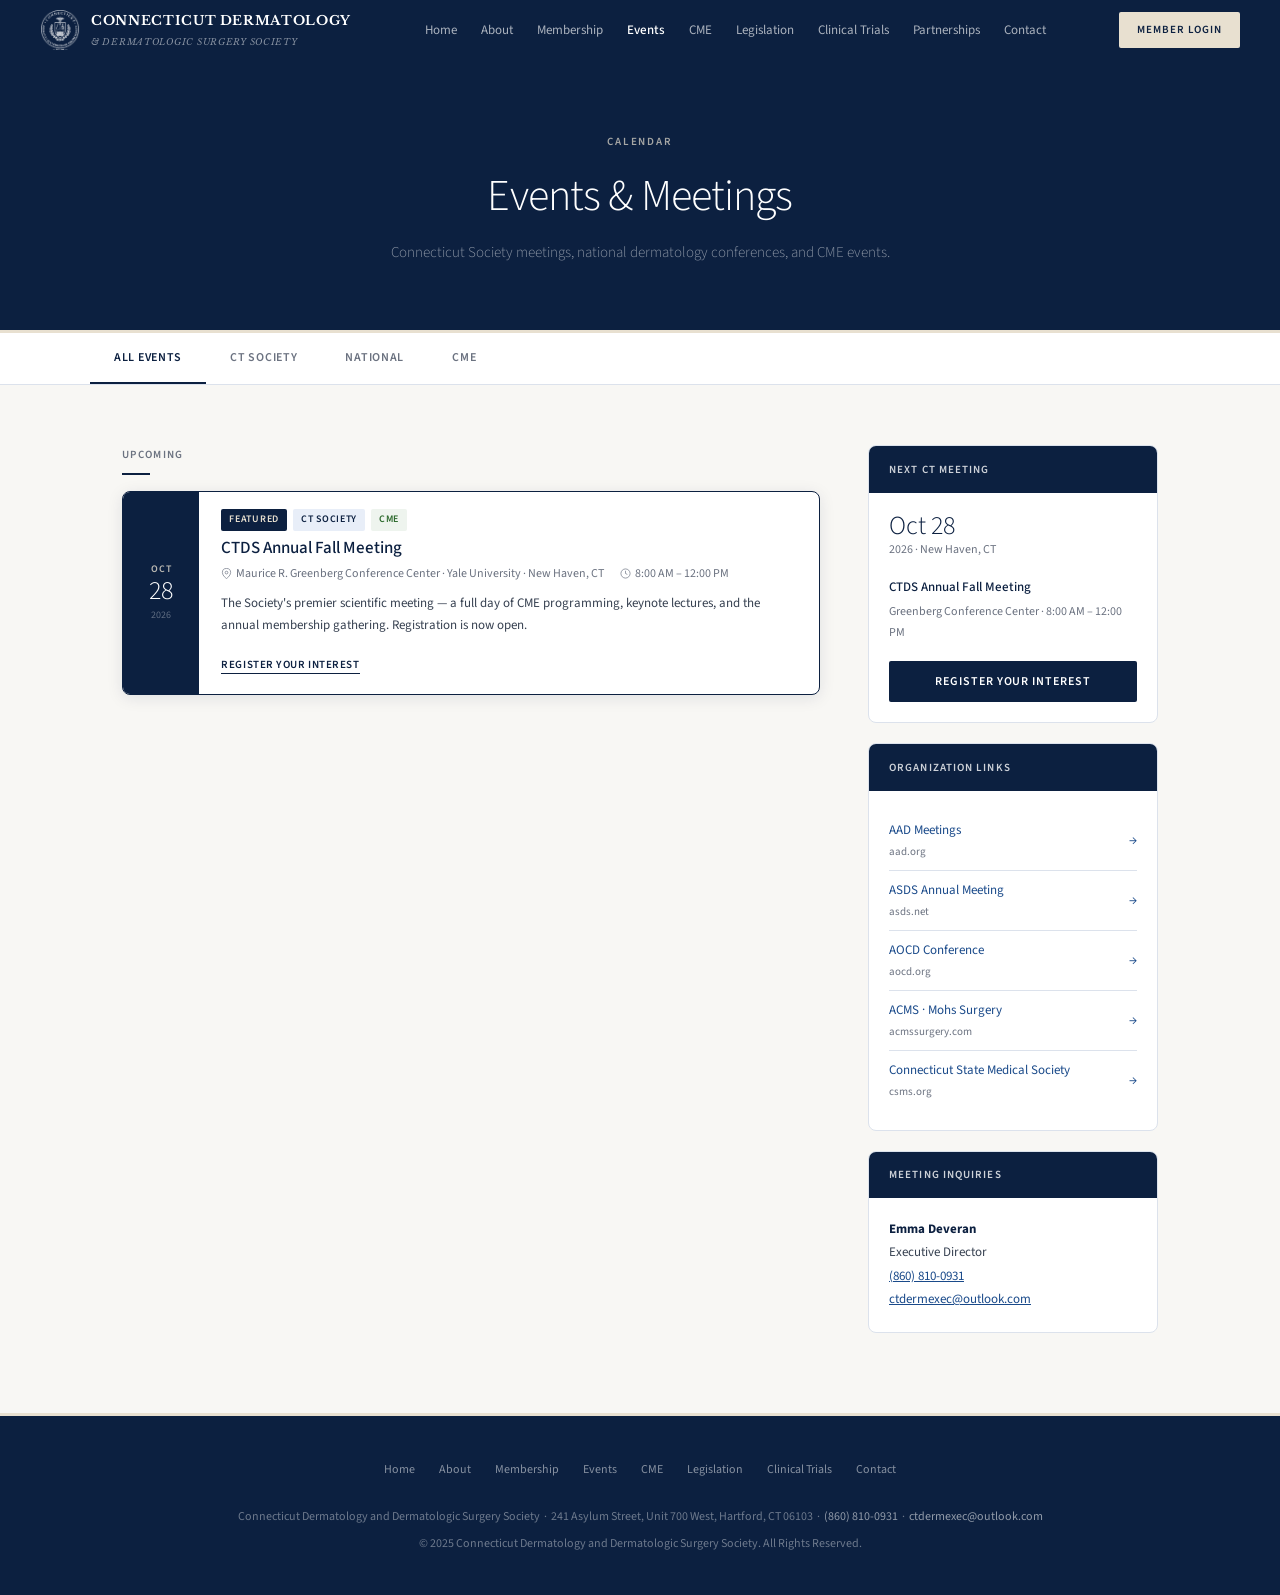
<file: events.html>
<!DOCTYPE html>
<html lang="en">
<head>
<meta charset="UTF-8">
<meta name="viewport" content="width=device-width, initial-scale=1.0">
<title>Events & Meetings — Connecticut Dermatology and Dermatologic Surgery Society</title>
<link rel="stylesheet" href="css/style.css">
<link rel="icon" type="image/png" href="images/favicon.png">
<style>

  /* ── FILTER BAR ── */
  .filter-bar {
    background: var(--white);
    border-bottom: 0.5px solid var(--rule);
    padding: 0 2rem;
  }
  .filter-inner {
    max-width: 1100px;
    margin: 0 auto;
    display: flex;
    gap: 0;
  }
  .filter-btn {
    font-family: var(--sans);
    font-size: 12px;
    font-weight: 600;
    letter-spacing: 0.06em;
    text-transform: uppercase;
    color: var(--text-muted);
    background: transparent;
    border: none;
    border-bottom: 2px solid transparent;
    padding: 1rem 1.5rem;
    cursor: pointer;
    transition: color 0.15s, border-color 0.15s;
  }
  .filter-btn:hover { color: var(--navy); }
  .filter-btn.active { color: var(--navy); border-bottom-color: var(--navy); }

  /* ── LAYOUT ── */
  .events-main {
    max-width: 1100px;
    margin: 0 auto;
    padding: 60px 2rem 80px;
    display: grid;
    grid-template-columns: 1fr 290px;
    gap: 48px;
    align-items: start;
  }

  /* ── EVENT ITEMS ── */
  .event-list { display: flex; flex-direction: column; gap: 16px; }
  .event-item {
    background: var(--white);
    border: 0.5px solid var(--rule);
    border-radius: 8px;
    overflow: hidden;
    display: grid;
    grid-template-columns: 76px 1fr;
  }
  .event-item.national { border-left: 3px solid var(--navy-light); }
  .event-date-col {
    background: var(--navy);
    display: flex;
    flex-direction: column;
    align-items: center;
    justify-content: center;
    padding: 1rem 0.5rem;
    text-align: center;
  }
  .ev-month {
    font-size: 10px;
    font-weight: 600;
    letter-spacing: 0.1em;
    text-transform: uppercase;
    color: var(--parchment);
    opacity: 0.8;
  }
  .ev-day { font-size: 26px; font-weight: 300; color: #fff; line-height: 1; }
  .ev-year { font-size: 10px; color: rgba(255,255,255,0.35); margin-top: 3px; }
  .event-content { padding: 1.1rem 1.4rem; }
  .event-badges { display: flex; gap: 6px; margin-bottom: 6px; flex-wrap: wrap; }
  .badge {
    font-size: 10px;
    font-weight: 600;
    letter-spacing: 0.07em;
    text-transform: uppercase;
    padding: 2px 8px;
    border-radius: 2px;
  }
  .badge-ct { background: #e8eef8; color: var(--navy); }
  .badge-national { background: #f0f4fa; color: var(--navy-light); }
  .badge-cme { background: #eef4ee; color: #2d6a2d; }
  .ev-title { font-size: 15px; font-weight: 500; color: var(--navy); margin-bottom: 4px; line-height: 1.3; }
  .ev-meta {
    font-size: 12px;
    color: var(--text-muted);
    margin-bottom: 0.6rem;
    display: flex;
    gap: 16px;
    flex-wrap: wrap;
  }
  .ev-meta span { display: flex; align-items: center; gap: 4px; }
  .ev-meta svg { width: 11px; height: 11px; stroke: var(--text-muted); fill: none; stroke-width: 1.5; }
  .ev-desc { font-size: 13px; color: var(--text-body); line-height: 1.65; margin-bottom: 0.9rem; }
  .ev-link {
    font-size: 11px;
    font-weight: 600;
    letter-spacing: 0.05em;
    text-transform: uppercase;
    color: var(--navy);
    text-decoration: none;
    border-bottom: 1px solid var(--navy);
    padding-bottom: 1px;
  }
  .ev-link.external { color: var(--navy-light); border-color: var(--navy-light); }

  /* ── PAST MEETINGS ── */
  .past-grid {
    max-width: 1100px;
    margin: 2rem auto 0;
    padding: 0 2rem;
    display: grid;
    grid-template-columns: repeat(3, 1fr);
    gap: 12px;
  }
  .past-card {
    background: var(--white);
    border: 0.5px solid var(--rule);
    border-radius: 8px;
    padding: 1rem 1.25rem;
  }
  .past-year {
    font-size: 10px;
    font-weight: 600;
    letter-spacing: 0.08em;
    text-transform: uppercase;
    color: var(--text-muted);
    margin-bottom: 4px;
  }
  .past-title { font-size: 13px; font-weight: 500; color: var(--navy); line-height: 1.4; }
  .past-note { font-size: 12px; color: var(--text-muted); margin-top: 3px; }

  /* ── SIDEBAR ── */
  .events-sidebar { display: flex; flex-direction: column; gap: 20px; }
  .sidebar-card {
    background: var(--white);
    border: 0.5px solid var(--rule);
    border-radius: 8px;
    overflow: hidden;
  }
  .sidebar-card-header {
    background: var(--navy);
    padding: 0.85rem 1.25rem;
  }
  .sidebar-card-header h3 {
    font-size: 11px;
    font-weight: 600;
    letter-spacing: 0.1em;
    text-transform: uppercase;
    color: rgba(255,255,255,0.8);
  }
  .sidebar-card-body { padding: 1.25rem; }
  .mini-event {
    padding: 8px 0;
    border-bottom: 0.5px solid var(--rule);
  }
  .mini-event:last-child { border-bottom: none; }
  .mini-date {
    font-size: 10px;
    font-weight: 600;
    letter-spacing: 0.06em;
    text-transform: uppercase;
    color: var(--text-muted);
  }
  .mini-title { font-size: 13px; color: var(--navy); font-weight: 500; margin-top: 2px; line-height: 1.3; }
  .resource-link {
    display: flex;
    justify-content: space-between;
    align-items: center;
    padding: 8px 0;
    border-bottom: 0.5px solid var(--rule);
    text-decoration: none;
    font-size: 13px;
    color: var(--navy-light);
    transition: color 0.15s;
  }
  .resource-link:last-child { border-bottom: none; }
  .resource-link:hover { color: var(--navy); }
  .resource-link .rl-sub { font-size: 11px; color: var(--text-muted); display: block; margin-top: 1px; }

  @media (max-width: 960px) {
    .events-main { grid-template-columns: 1fr; }
    .past-grid { grid-template-columns: 1fr 1fr; }
  }
  @media (max-width: 600px) {
    .event-item { grid-template-columns: 64px 1fr; }
    .past-grid { grid-template-columns: 1fr; }
    .filter-btn { padding: 0.85rem 0.9rem; font-size: 11px; }
  }
</style>
</head>
<body>

<nav>
  <a href="index.html" class="nav-brand">
    <img src="images/ctderm-seal-white.png" alt="CTDS seal" class="nav-seal">
    <span class="nav-brand-text">
      <span class="nav-logo-main">Connecticut Dermatology</span>
      <span class="nav-logo-sub">&amp; Dermatologic Surgery Society</span>
    </span>
  </a>
  <ul class="nav-links">
    <li><a href="index.html">Home</a></li>
    <li><a href="about.html">About</a></li>
    <li><a href="signup.html">Membership</a></li>
    <li><a href="events.html" class="active">Events</a></li>
    <li><a href="cme.html">CME</a></li>
    <li><a href="legislation.html">Legislation</a></li>
    <li><a href="trials.html">Clinical Trials</a></li>
    <li><a href="partnership.html">Partnerships</a></li>
    <li><a href="contact.html">Contact</a></li>
  </ul>
  <a href="login.html" class="nav-cta">Member Login</a>
</nav>

<div class="page-header">
  <div class="eyebrow">Calendar</div>
  <h1>Events &amp; Meetings</h1>
  <p>Connecticut Society meetings, national dermatology conferences, and CME events.</p>
</div>

<!-- FILTER BAR -->
<div class="filter-bar">
  <div class="filter-inner">
    <button class="filter-btn active" onclick="filterEvents('all', this)">All Events</button>
    <button class="filter-btn" onclick="filterEvents('ct', this)">CT Society</button>
    <button class="filter-btn" onclick="filterEvents('national', this)">National</button>
    <button class="filter-btn" onclick="filterEvents('cme', this)">CME</button>
  </div>
</div>

<div class="events-main">

  <!-- EVENT LIST -->
  <div>
    <div class="section-label">Upcoming</div>
    <div class="rule-bar"></div>
    <div class="event-list" id="event-list">

      <div class="event-item" data-type="ct cme" style="border:1.5px solid var(--navy);box-shadow:0 3px 16px rgba(12,32,64,0.10);">
        <div class="event-date-col">
          <span class="ev-month">Oct</span>
          <span class="ev-day">28</span>
          <span class="ev-year">2026</span>
        </div>
        <div class="event-content">
          <div class="event-badges">
            <span class="badge" style="background:var(--navy);color:var(--parchment);">Featured</span>
            <span class="badge badge-ct">CT Society</span>
            <span class="badge badge-cme">CME</span>
          </div>
          <div class="ev-title" style="font-size:17px;">CTDS Annual Fall Meeting</div>
          <div class="ev-meta">
            <span>
              <svg viewBox="0 0 24 24"><path d="M21 10c0 7-9 13-9 13s-9-6-9-13a9 9 0 0118 0z"/><circle cx="12" cy="10" r="3"/></svg>
              Maurice R. Greenberg Conference Center · Yale University · New Haven, CT
            </span>
            <span>
              <svg viewBox="0 0 24 24"><circle cx="12" cy="12" r="10"/><polyline points="12 6 12 12 16 14"/></svg>
              8:00 AM – 12:00 PM
            </span>
          </div>
          <div class="ev-desc">The Society's premier scientific meeting &mdash; a full day of CME programming, keynote lectures, and the annual membership gathering. Registration is now open.</div>
          <a href="meeting-interest.html" class="ev-link">Register Your Interest</a>
        </div>
      </div>

    </div>
  </div>

  <!-- SIDEBAR -->
  <div class="events-sidebar">

    <div class="sidebar-card">
      <div class="sidebar-card-header"><h3>Next CT Meeting</h3></div>
      <div class="sidebar-card-body">
        <div style="font-size:26px;font-weight:300;color:var(--navy);line-height:1;">Oct 28</div>
        <div style="font-size:12px;color:var(--text-muted);margin-bottom:1rem;">2026 · New Haven, CT</div>
        <div style="font-size:13px;font-weight:500;color:var(--navy);margin-bottom:3px;">CTDS Annual Fall Meeting</div>
        <div style="font-size:12px;color:var(--text-muted);margin-bottom:1.1rem;">Greenberg Conference Center · 8:00 AM – 12:00 PM</div>
        <a href="meeting-interest.html" class="btn btn-primary" style="width:100%;text-align:center;display:block;">Register Your Interest</a>
      </div>
    </div>

    <div class="sidebar-card">
      <div class="sidebar-card-header"><h3>Organization Links</h3></div>
      <div class="sidebar-card-body">
        <a href="https://www.aad.org/member/meetings-events" target="_blank" class="resource-link">
          <div>AAD Meetings<span class="rl-sub">aad.org</span></div><span>→</span>
        </a>
        <a href="https://www.asds.net/medical-professionals/annual-meeting" target="_blank" class="resource-link">
          <div>ASDS Annual Meeting<span class="rl-sub">asds.net</span></div><span>→</span>
        </a>
        <a href="https://www.aocd.org" target="_blank" class="resource-link">
          <div>AOCD Conference<span class="rl-sub">aocd.org</span></div><span>→</span>
        </a>
        <a href="https://www.acmssurgery.com" target="_blank" class="resource-link">
          <div>ACMS · Mohs Surgery<span class="rl-sub">acmssurgery.com</span></div><span>→</span>
        </a>
        <a href="https://www.csms.org" target="_blank" class="resource-link">
          <div>Connecticut State Medical Society<span class="rl-sub">csms.org</span></div><span>→</span>
        </a>
      </div>
    </div>

    <div class="sidebar-card">
      <div class="sidebar-card-header"><h3>Meeting Inquiries</h3></div>
      <div class="sidebar-card-body">
        <div style="font-size:13px;color:var(--text-body);line-height:1.8;">
          <strong style="color:var(--navy);display:block;">Emma Deveran</strong>
          Executive Director<br>
          <a href="tel:8608100931" style="color:var(--navy-light);">(860) 810-0931</a><br>
          <a href="mailto:ctdermexec@outlook.com" style="color:var(--navy-light);">ctdermexec@outlook.com</a>
        </div>
      </div>
    </div>

  </div>
</div>

<footer>
  <ul class="footer-links">
    <li><a href="index.html">Home</a></li>
    <li><a href="about.html">About</a></li>
    <li><a href="signup.html">Membership</a></li>
    <li><a href="events.html">Events</a></li>
    <li><a href="cme.html">CME</a></li>
    <li><a href="legislation.html">Legislation</a></li>
    <li><a href="trials.html">Clinical Trials</a></li>
    <li><a href="contact.html">Contact</a></li>
  </ul>
  <p>Connecticut Dermatology and Dermatologic Surgery Society &nbsp;·&nbsp; 241 Asylum Street, Unit 700 West, Hartford, CT 06103 &nbsp;·&nbsp; <a href="tel:8608100931">(860) 810-0931</a> &nbsp;·&nbsp; <a href="mailto:ctdermexec@outlook.com">ctdermexec@outlook.com</a></p>
  <p style="margin-top:6px;">© 2025 Connecticut Dermatology and Dermatologic Surgery Society. All Rights Reserved.</p>
</footer>

<script>
  function filterEvents(type, btn) {
    document.querySelectorAll('.filter-btn').forEach(b => b.classList.remove('active'));
    btn.classList.add('active');
    document.querySelectorAll('.event-item').forEach(item => {
      item.style.display = (type === 'all' || item.dataset.type.includes(type)) ? 'grid' : 'none';
    });
  }
</script>

</body>
</html>
</file>
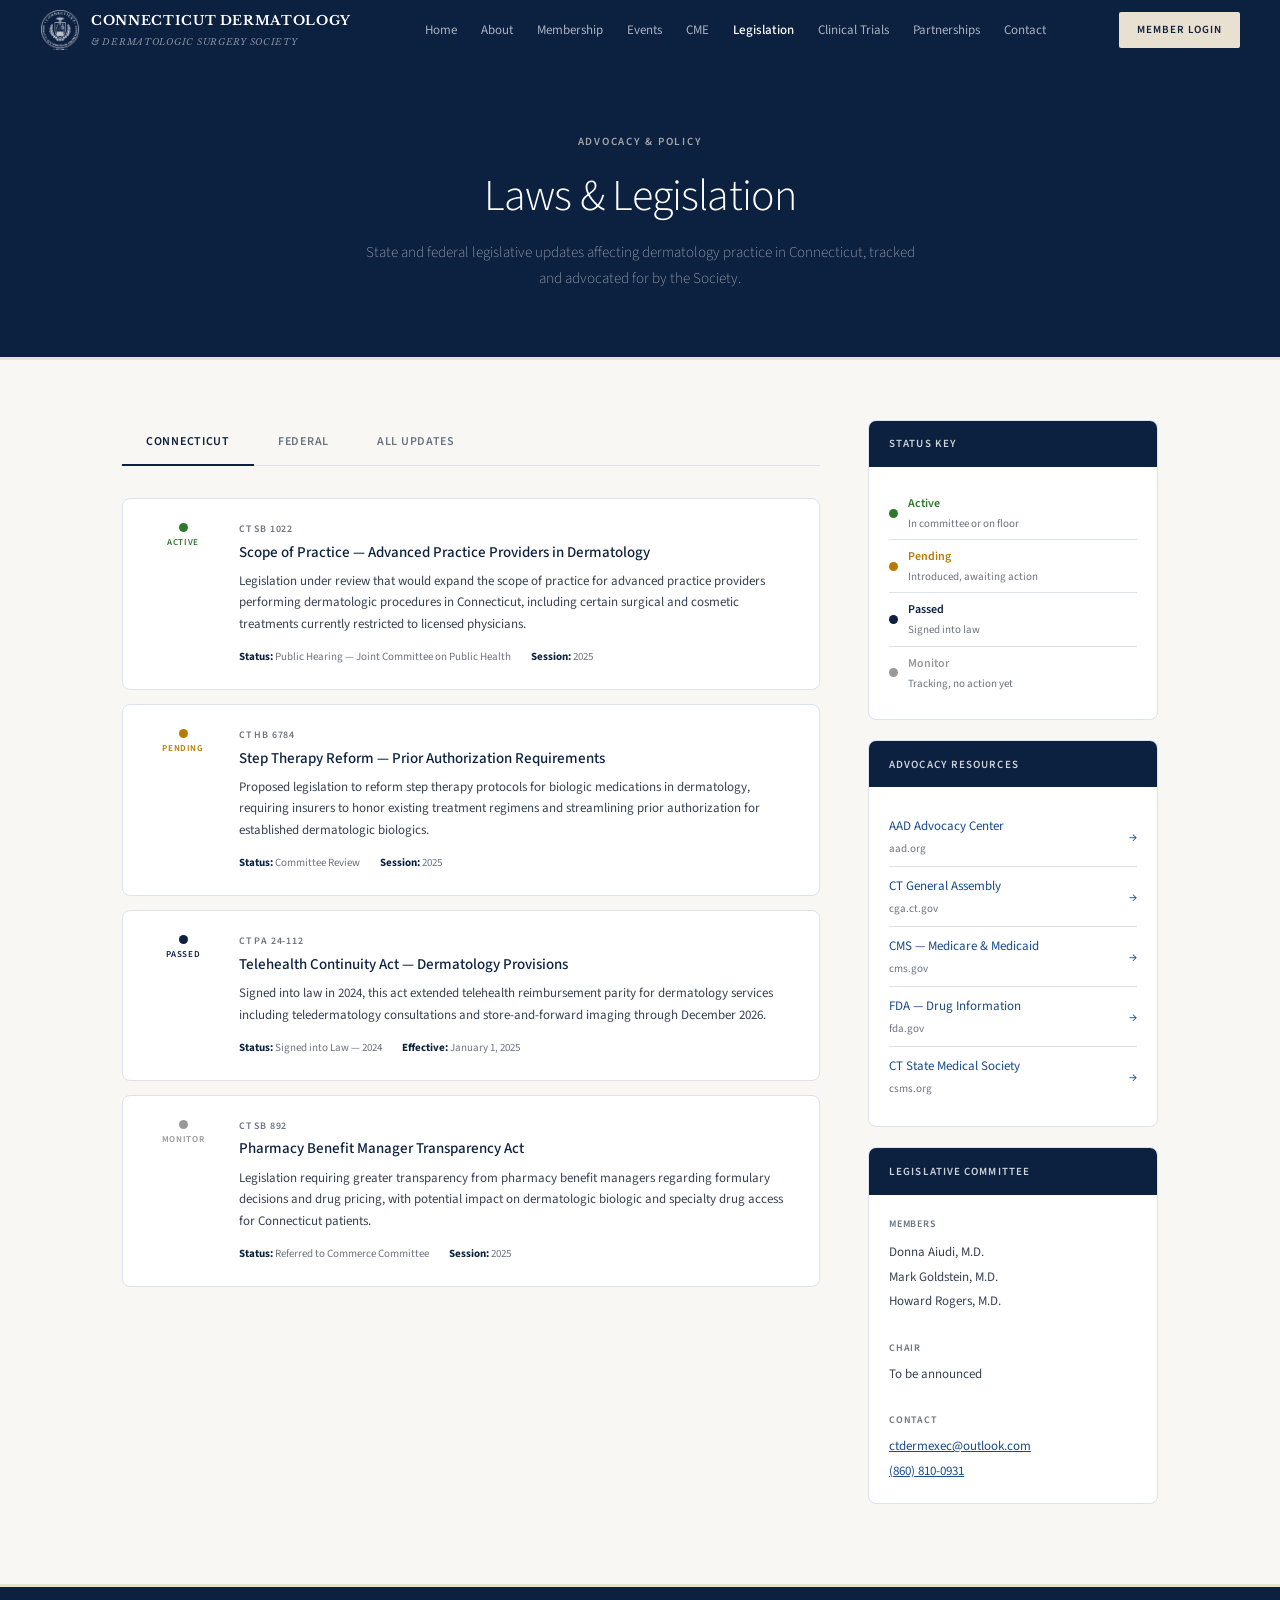
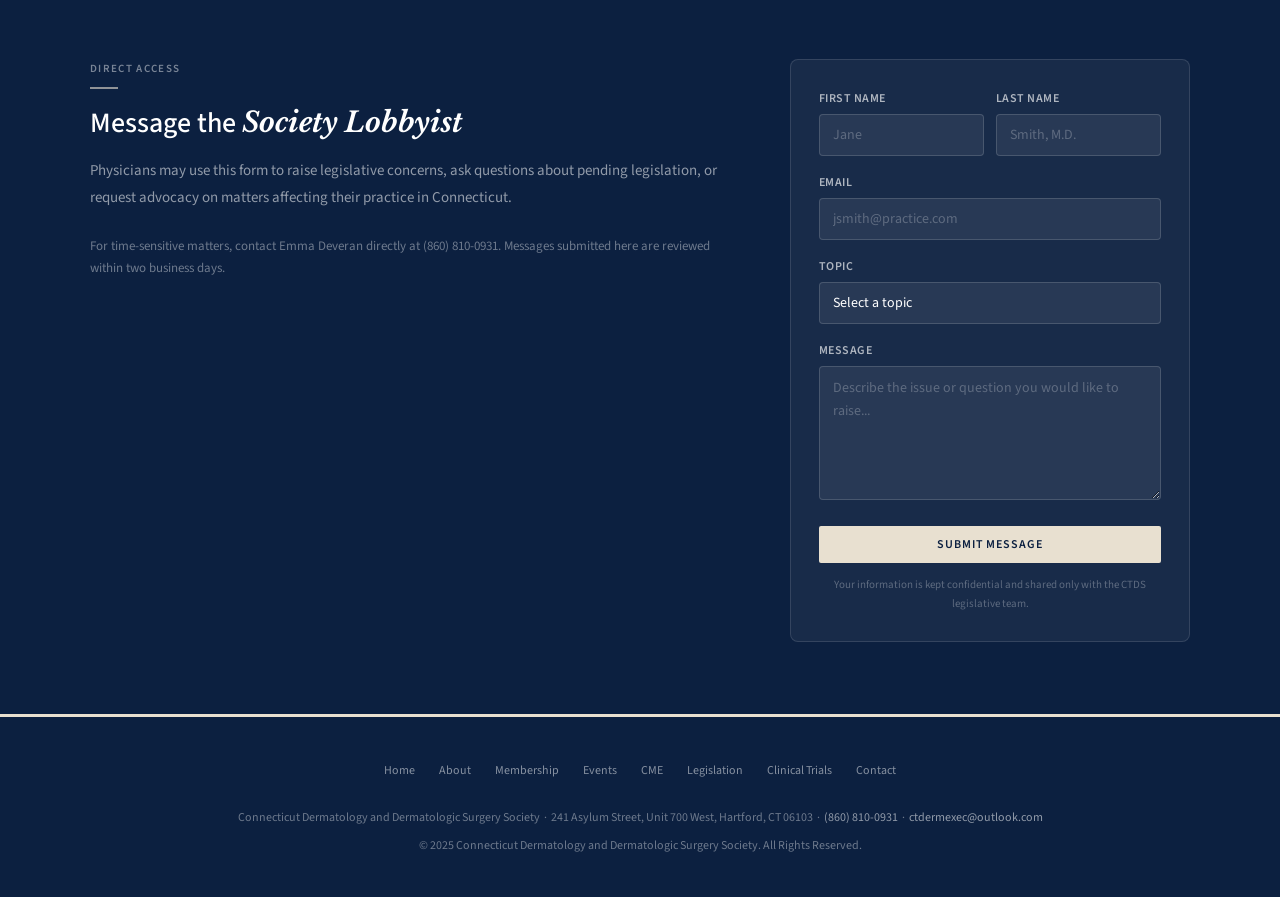
<file: legislation.html>
<!DOCTYPE html>
<html lang="en">
<head>
<meta charset="UTF-8">
<meta name="viewport" content="width=device-width, initial-scale=1.0">
<title>Legislation — Connecticut Dermatology and Dermatologic Surgery Society</title>
<link rel="stylesheet" href="css/style.css">
<link rel="icon" type="image/png" href="images/favicon.png">
<style>

  /* ── LAYOUT ── */
  .leg-main {
    max-width: 1100px;
    margin: 0 auto;
    padding: 60px 2rem 80px;
    display: grid;
    grid-template-columns: 1fr 290px;
    gap: 48px;
    align-items: start;
  }

  /* ── TABS ── */
  .tab-bar {
    display: flex;
    border-bottom: 0.5px solid var(--rule);
    margin-bottom: 2rem;
  }
  .tab-btn {
    font-family: var(--sans);
    font-size: 12px;
    font-weight: 600;
    letter-spacing: 0.06em;
    text-transform: uppercase;
    color: var(--text-muted);
    background: transparent;
    border: none;
    border-bottom: 2px solid transparent;
    padding: 0.85rem 1.5rem;
    cursor: pointer;
    transition: color 0.15s, border-color 0.15s;
    margin-bottom: -1px;
  }
  .tab-btn:hover { color: var(--navy); }
  .tab-btn.active { color: var(--navy); border-bottom-color: var(--navy); }
  .tab-panel { display: none; }
  .tab-panel.active { display: block; }

  /* ── BILL CARDS ── */
  .bill-list { display: flex; flex-direction: column; gap: 14px; }
  .bill-card {
    background: var(--white);
    border: 0.5px solid var(--rule);
    border-radius: 8px;
    padding: 1.4rem 1.5rem;
    display: grid;
    grid-template-columns: 72px 1fr;
    gap: 1.25rem;
    align-items: start;
  }
  .bill-status {
    display: flex;
    flex-direction: column;
    align-items: center;
    gap: 5px;
    padding-top: 2px;
  }
  .status-dot {
    width: 9px;
    height: 9px;
    border-radius: 50%;
    flex-shrink: 0;
  }
  .status-dot.active { background: #2d7a2d; }
  .status-dot.pending { background: #b87a00; }
  .status-dot.passed { background: var(--navy); }
  .status-dot.monitor { background: #999; }
  .status-label {
    font-size: 9px;
    font-weight: 600;
    letter-spacing: 0.07em;
    text-transform: uppercase;
    text-align: center;
    line-height: 1.3;
  }
  .status-label.active { color: #2d7a2d; }
  .status-label.pending { color: #b87a00; }
  .status-label.passed { color: var(--navy); }
  .status-label.monitor { color: #999; }
  .bill-num {
    font-size: 10px;
    font-weight: 600;
    letter-spacing: 0.08em;
    text-transform: uppercase;
    color: var(--text-muted);
    margin-bottom: 4px;
  }
  .bill-title {
    font-size: 15px;
    font-weight: 500;
    color: var(--navy);
    margin-bottom: 0.5rem;
    line-height: 1.35;
  }
  .bill-desc {
    font-size: 13px;
    color: var(--text-body);
    line-height: 1.65;
    margin-bottom: 0.75rem;
  }
  .bill-meta {
    display: flex;
    gap: 20px;
    flex-wrap: wrap;
  }
  .bill-meta span { font-size: 11px; color: var(--text-muted); }
  .bill-meta strong { color: var(--navy); }

  /* ── UPDATE LIST ── */
  .update-list { display: flex; flex-direction: column; }
  .update-item {
    padding: 1.25rem 0;
    border-bottom: 0.5px solid var(--rule);
    display: grid;
    grid-template-columns: 72px 1fr;
    gap: 1.25rem;
    align-items: start;
  }
  .update-item:last-child { border-bottom: none; }
  .update-date {
    font-size: 11px;
    font-weight: 600;
    color: var(--text-muted);
    padding-top: 3px;
    line-height: 1.4;
  }
  .update-tag {
    font-size: 10px;
    font-weight: 600;
    letter-spacing: 0.08em;
    text-transform: uppercase;
    padding: 2px 7px;
    border-radius: 2px;
    display: inline-block;
    margin-bottom: 5px;
  }
  .tag-ct { background: #e8eef8; color: var(--navy); }
  .tag-federal { background: #f0f4fa; color: var(--navy-light); }
  .tag-fda { background: #eef4ee; color: #2d6a2d; }
  .tag-cms { background: #fef3e2; color: #8a5a00; }
  .update-title {
    font-size: 14px;
    font-weight: 500;
    color: var(--navy);
    margin-bottom: 4px;
    line-height: 1.35;
  }
  .update-body {
    font-size: 13px;
    color: var(--text-body);
    line-height: 1.65;
  }
  .update-link {
    font-size: 11px;
    font-weight: 600;
    letter-spacing: 0.05em;
    text-transform: uppercase;
    color: var(--navy-light);
    text-decoration: none;
    border-bottom: 1px solid var(--navy-light);
    display: inline-block;
    margin-top: 6px;
  }

  /* ── LOBBYIST FORM ── */
  .lobbyist-band {
    background: var(--navy);
    padding: 72px 2rem;
    border-top: 3px solid var(--parchment);
  }
  .lobbyist-inner {
    max-width: 1100px;
    margin: 0 auto;
    display: grid;
    grid-template-columns: 1fr 400px;
    gap: 64px;
    align-items: start;
  }
  .lobbyist-form {
    background: rgba(255,255,255,0.05);
    border: 0.5px solid rgba(255,255,255,0.12);
    border-radius: 8px;
    padding: 1.75rem;
  }
  .lobbyist-form label { color: rgba(255,255,255,0.65); }
  .lobbyist-form input,
  .lobbyist-form textarea,
  .lobbyist-form select {
    background: rgba(255,255,255,0.07);
    border-color: rgba(255,255,255,0.15);
    color: #fff;
  }
  .lobbyist-form input::placeholder,
  .lobbyist-form textarea::placeholder { color: rgba(255,255,255,0.25); }
  .lobbyist-form input:focus,
  .lobbyist-form textarea:focus,
  .lobbyist-form select:focus {
    background: rgba(255,255,255,0.1);
    border-color: rgba(255,255,255,0.3);
    box-shadow: none;
  }
  .lobbyist-form select option { background: var(--navy); color: #fff; }
  .form-group { margin-bottom: 1rem; }
  .form-row-2 { display: grid; grid-template-columns: 1fr 1fr; gap: 12px; }

  /* ── SIDEBAR ── */
  .leg-sidebar { display: flex; flex-direction: column; gap: 20px; }
  .sidebar-card {
    background: var(--white);
    border: 0.5px solid var(--rule);
    border-radius: 8px;
    overflow: hidden;
  }
  .sidebar-card-header {
    background: var(--navy);
    padding: 0.85rem 1.25rem;
  }
  .sidebar-card-header h3 {
    font-size: 11px;
    font-weight: 600;
    letter-spacing: 0.1em;
    text-transform: uppercase;
    color: rgba(255,255,255,0.8);
  }
  .sidebar-card-body { padding: 1.25rem; }
  .status-key-item {
    display: flex;
    align-items: center;
    gap: 10px;
    font-size: 13px;
    padding: 6px 0;
    border-bottom: 0.5px solid var(--rule);
  }
  .status-key-item:last-child { border-bottom: none; }
  .resource-link {
    display: flex;
    justify-content: space-between;
    align-items: center;
    padding: 8px 0;
    border-bottom: 0.5px solid var(--rule);
    text-decoration: none;
    font-size: 13px;
    color: var(--navy-light);
    transition: color 0.15s;
  }
  .resource-link:last-child { border-bottom: none; }
  .resource-link:hover { color: var(--navy); }
  .resource-link .rl-sub { font-size: 11px; color: var(--text-muted); display: block; margin-top: 1px; }

  @media (max-width: 960px) {
    .leg-main { grid-template-columns: 1fr; }
    .lobbyist-inner { grid-template-columns: 1fr; gap: 40px; }
    .bill-card { grid-template-columns: 1fr; }
    .update-item { grid-template-columns: 1fr; gap: 0.4rem; }
    .form-row-2 { grid-template-columns: 1fr; }
  }
</style>
</head>
<body>

<nav>
  <a href="index.html" class="nav-brand">
    <img src="images/ctderm-seal-white.png" alt="CTDS seal" class="nav-seal">
    <span class="nav-brand-text">
      <span class="nav-logo-main">Connecticut Dermatology</span>
      <span class="nav-logo-sub">&amp; Dermatologic Surgery Society</span>
    </span>
  </a>
  <ul class="nav-links">
    <li><a href="index.html">Home</a></li>
    <li><a href="about.html">About</a></li>
    <li><a href="signup.html">Membership</a></li>
    <li><a href="events.html">Events</a></li>
    <li><a href="cme.html">CME</a></li>
    <li><a href="legislation.html" class="active">Legislation</a></li>
    <li><a href="trials.html">Clinical Trials</a></li>
    <li><a href="partnership.html">Partnerships</a></li>
    <li><a href="contact.html">Contact</a></li>
  </ul>
  <a href="login.html" class="nav-cta">Member Login</a>
</nav>

<div class="page-header">
  <div class="eyebrow">Advocacy &amp; Policy</div>
  <h1>Laws &amp; Legislation</h1>
  <p>State and federal legislative updates affecting dermatology practice in Connecticut, tracked and advocated for by the Society.</p>
</div>

<div class="leg-main">

  <!-- LEFT CONTENT -->
  <div>
    <div class="tab-bar">
      <button class="tab-btn active" onclick="switchTab('ct', this)">Connecticut</button>
      <button class="tab-btn" onclick="switchTab('federal', this)">Federal</button>
      <button class="tab-btn" onclick="switchTab('updates', this)">All Updates</button>
    </div>

    <!-- CT TAB -->
    <div class="tab-panel active" id="tab-ct">
      <div class="bill-list">

        <div class="bill-card">
          <div class="bill-status">
            <div class="status-dot active"></div>
            <div class="status-label active">Active</div>
          </div>
          <div>
            <div class="bill-num">CT SB 1022</div>
            <div class="bill-title">Scope of Practice — Advanced Practice Providers in Dermatology</div>
            <div class="bill-desc">Legislation under review that would expand the scope of practice for advanced practice providers performing dermatologic procedures in Connecticut, including certain surgical and cosmetic treatments currently restricted to licensed physicians.</div>
            <div class="bill-meta">
              <span><strong>Status:</strong> Public Hearing — Joint Committee on Public Health</span>
              <span><strong>Session:</strong> 2025</span>
            </div>
          </div>
        </div>

        <div class="bill-card">
          <div class="bill-status">
            <div class="status-dot pending"></div>
            <div class="status-label pending">Pending</div>
          </div>
          <div>
            <div class="bill-num">CT HB 6784</div>
            <div class="bill-title">Step Therapy Reform — Prior Authorization Requirements</div>
            <div class="bill-desc">Proposed legislation to reform step therapy protocols for biologic medications in dermatology, requiring insurers to honor existing treatment regimens and streamlining prior authorization for established dermatologic biologics.</div>
            <div class="bill-meta">
              <span><strong>Status:</strong> Committee Review</span>
              <span><strong>Session:</strong> 2025</span>
            </div>
          </div>
        </div>

        <div class="bill-card">
          <div class="bill-status">
            <div class="status-dot passed"></div>
            <div class="status-label passed">Passed</div>
          </div>
          <div>
            <div class="bill-num">CT PA 24-112</div>
            <div class="bill-title">Telehealth Continuity Act — Dermatology Provisions</div>
            <div class="bill-desc">Signed into law in 2024, this act extended telehealth reimbursement parity for dermatology services including teledermatology consultations and store-and-forward imaging through December 2026.</div>
            <div class="bill-meta">
              <span><strong>Status:</strong> Signed into Law — 2024</span>
              <span><strong>Effective:</strong> January 1, 2025</span>
            </div>
          </div>
        </div>

        <div class="bill-card">
          <div class="bill-status">
            <div class="status-dot monitor"></div>
            <div class="status-label monitor">Monitor</div>
          </div>
          <div>
            <div class="bill-num">CT SB 892</div>
            <div class="bill-title">Pharmacy Benefit Manager Transparency Act</div>
            <div class="bill-desc">Legislation requiring greater transparency from pharmacy benefit managers regarding formulary decisions and drug pricing, with potential impact on dermatologic biologic and specialty drug access for Connecticut patients.</div>
            <div class="bill-meta">
              <span><strong>Status:</strong> Referred to Commerce Committee</span>
              <span><strong>Session:</strong> 2025</span>
            </div>
          </div>
        </div>

      </div>
    </div>

    <!-- FEDERAL TAB -->
    <div class="tab-panel" id="tab-federal">
      <div class="bill-list">

        <div class="bill-card">
          <div class="bill-status">
            <div class="status-dot active"></div>
            <div class="status-label active">Active</div>
          </div>
          <div>
            <div class="bill-num">CMS 2025</div>
            <div class="bill-title">Physician Fee Schedule — Dermatology Impact</div>
            <div class="bill-desc">The 2025 CMS Physician Fee Schedule final rule includes reimbursement adjustments affecting dermatology procedure codes. The Society, in coordination with the AAD, is tracking implementation and advocating for equitable reimbursement.</div>
            <div class="bill-meta">
              <span><strong>Effective:</strong> January 1, 2025</span>
              <span><strong>Source:</strong> CMS.gov</span>
            </div>
          </div>
        </div>

        <div class="bill-card">
          <div class="bill-status">
            <div class="status-dot pending"></div>
            <div class="status-label pending">Pending</div>
          </div>
          <div>
            <div class="bill-num">FDA 2025</div>
            <div class="bill-title">Topical Biologics &amp; Biosimilars — Updated Regulatory Framework</div>
            <div class="bill-desc">New FDA draft guidance on interchangeability standards for topical biologics and biosimilars in dermatology, including dupilumab and IL-17 inhibitor biosimilars entering the market in 2025.</div>
            <div class="bill-meta">
              <span><strong>Status:</strong> Public Comment Period Open</span>
              <span><strong>Source:</strong> FDA.gov</span>
            </div>
          </div>
        </div>

        <div class="bill-card">
          <div class="bill-status">
            <div class="status-dot active"></div>
            <div class="status-label active">Active</div>
          </div>
          <div>
            <div class="bill-num">S. 2440</div>
            <div class="bill-title">GOLD Card Act — Prior Authorization Reform</div>
            <div class="bill-desc">Federal legislation that would exempt physicians who meet quality benchmarks from prior authorization requirements under Medicare Advantage, with significant implications for dermatology practices nationwide.</div>
            <div class="bill-meta">
              <span><strong>Status:</strong> Senate Finance Committee</span>
              <span><strong>Session:</strong> 119th Congress</span>
            </div>
          </div>
        </div>

      </div>
    </div>

    <!-- ALL UPDATES TAB -->
    <div class="tab-panel" id="tab-updates">
      <div class="update-list">

        <div class="update-item">
          <div class="update-date">Apr 2025</div>
          <div>
            <span class="update-tag tag-ct">Connecticut</span>
            <div class="update-title">SB 1022 Public Hearing — Society Testimony Submitted</div>
            <div class="update-body">The Connecticut Dermatology and Dermatologic Surgery Society submitted written testimony regarding scope-of-practice expansion for non-physician providers performing dermatologic surgical procedures, emphasizing patient safety standards.</div>
          </div>
        </div>

        <div class="update-item">
          <div class="update-date">Mar 2025</div>
          <div>
            <span class="update-tag tag-federal">Federal</span>
            <div class="update-title">AAD Advocacy Day — Connecticut Delegation Participates</div>
            <div class="update-body">Connecticut dermatologists participated in the AAD's annual advocacy day in Washington, meeting with congressional delegations to discuss prior authorization reform, scope of practice, and Medicare reimbursement.</div>
            <a href="https://www.aad.org/member/advocacy" target="_blank" class="update-link">AAD Advocacy Resources</a>
          </div>
        </div>

        <div class="update-item">
          <div class="update-date">Jan 2025</div>
          <div>
            <span class="update-tag tag-cms">CMS</span>
            <div class="update-title">2025 Physician Fee Schedule Takes Effect</div>
            <div class="update-body">The 2025 CMS Physician Fee Schedule final rule went into effect January 1. Dermatology-specific adjustments include changes to E&amp;M visit coding, Mohs surgery reimbursement, and phototherapy procedure valuations.</div>
            <a href="https://www.cms.gov" target="_blank" class="update-link">CMS Final Rule</a>
          </div>
        </div>

        <div class="update-item">
          <div class="update-date">Dec 2024</div>
          <div>
            <span class="update-tag tag-fda">FDA</span>
            <div class="update-title">FDA Approves New IL-13 Inhibitor for Atopic Dermatitis</div>
            <div class="update-body">The FDA approved a new interleukin-13 inhibitor biologic for moderate-to-severe atopic dermatitis in adults, expanding the therapeutic options available to dermatologists.</div>
          </div>
        </div>

        <div class="update-item">
          <div class="update-date">Nov 2024</div>
          <div>
            <span class="update-tag tag-ct">Connecticut</span>
            <div class="update-title">Telehealth Parity Extended Through 2026</div>
            <div class="update-body">CT PA 24-112 extended telehealth reimbursement parity for dermatology services including teledermatology and store-and-forward imaging consultations through December 31, 2026.</div>
          </div>
        </div>

      </div>
    </div>
  </div>

  <!-- SIDEBAR -->
  <div class="leg-sidebar">

    <div class="sidebar-card">
      <div class="sidebar-card-header"><h3>Status Key</h3></div>
      <div class="sidebar-card-body">
        <div class="status-key-item">
          <div class="status-dot active"></div>
          <div>
            <div style="font-size:12px;font-weight:600;color:#2d7a2d;">Active</div>
            <div style="font-size:11px;color:var(--text-muted);">In committee or on floor</div>
          </div>
        </div>
        <div class="status-key-item">
          <div class="status-dot pending"></div>
          <div>
            <div style="font-size:12px;font-weight:600;color:#b87a00;">Pending</div>
            <div style="font-size:11px;color:var(--text-muted);">Introduced, awaiting action</div>
          </div>
        </div>
        <div class="status-key-item">
          <div class="status-dot passed"></div>
          <div>
            <div style="font-size:12px;font-weight:600;color:var(--navy);">Passed</div>
            <div style="font-size:11px;color:var(--text-muted);">Signed into law</div>
          </div>
        </div>
        <div class="status-key-item">
          <div class="status-dot monitor"></div>
          <div>
            <div style="font-size:12px;font-weight:600;color:#999;">Monitor</div>
            <div style="font-size:11px;color:var(--text-muted);">Tracking, no action yet</div>
          </div>
        </div>
      </div>
    </div>

    <div class="sidebar-card">
      <div class="sidebar-card-header"><h3>Advocacy Resources</h3></div>
      <div class="sidebar-card-body">
        <a href="https://www.aad.org/member/advocacy" target="_blank" class="resource-link">
          <div>AAD Advocacy Center<span class="rl-sub">aad.org</span></div><span>→</span>
        </a>
        <a href="https://www.cga.ct.gov" target="_blank" class="resource-link">
          <div>CT General Assembly<span class="rl-sub">cga.ct.gov</span></div><span>→</span>
        </a>
        <a href="https://www.cms.gov" target="_blank" class="resource-link">
          <div>CMS — Medicare &amp; Medicaid<span class="rl-sub">cms.gov</span></div><span>→</span>
        </a>
        <a href="https://www.fda.gov/drugs" target="_blank" class="resource-link">
          <div>FDA — Drug Information<span class="rl-sub">fda.gov</span></div><span>→</span>
        </a>
        <a href="https://www.csms.org" target="_blank" class="resource-link">
          <div>CT State Medical Society<span class="rl-sub">csms.org</span></div><span>→</span>
        </a>
      </div>
    </div>

    <div class="sidebar-card">
      <div class="sidebar-card-header"><h3>Legislative Committee</h3></div>
      <div class="sidebar-card-body">
        <div style="font-size:13px;color:var(--text-body);line-height:1.9;">
          <div style="font-size:10px;font-weight:600;letter-spacing:0.08em;text-transform:uppercase;color:var(--text-muted);margin-bottom:6px;">Members</div>
          Donna Aiudi, M.D.<br>
          Mark Goldstein, M.D.<br>
          Howard Rogers, M.D.<br>
          <br>
          <div style="font-size:10px;font-weight:600;letter-spacing:0.08em;text-transform:uppercase;color:var(--text-muted);margin-bottom:4px;">Chair</div>
          To be announced<br>
          <br>
          <div style="font-size:10px;font-weight:600;letter-spacing:0.08em;text-transform:uppercase;color:var(--text-muted);margin-bottom:4px;">Contact</div>
          <a href="mailto:ctdermexec@outlook.com" style="color:var(--navy-light);">ctdermexec@outlook.com</a><br>
          <a href="tel:8608100931" style="color:var(--navy-light);">(860) 810-0931</a>
        </div>
      </div>
    </div>

  </div>
</div>

<!-- LOBBYIST CONTACT -->
<div class="lobbyist-band">
  <div class="lobbyist-inner">
    <div>
      <div class="section-label light">Direct Access</div>
      <div class="rule-bar light"></div>
      <h2 class="section-heading light">Message the <em style="font-family:var(--serif);font-style:italic;">Society Lobbyist</em></h2>
      <p style="font-size:15px;color:rgba(255,255,255,0.55);line-height:1.8;margin-bottom:1.5rem;">Physicians may use this form to raise legislative concerns, ask questions about pending legislation, or request advocacy on matters affecting their practice in Connecticut.</p>
      <p style="font-size:13px;color:rgba(255,255,255,0.4);line-height:1.7;">For time-sensitive matters, contact Emma Deveran directly at (860) 810-0931. Messages submitted here are reviewed within two business days.</p>
    </div>
    <div class="lobbyist-form">
      <div class="form-row-2 form-group">
        <div>
          <label>First Name</label>
          <input type="text" placeholder="Jane">
        </div>
        <div>
          <label>Last Name</label>
          <input type="text" placeholder="Smith, M.D.">
        </div>
      </div>
      <div class="form-group">
        <label>Email</label>
        <input type="email" placeholder="jsmith@practice.com">
      </div>
      <div class="form-group">
        <label>Topic</label>
        <select>
          <option value="">Select a topic</option>
          <option>Scope of Practice</option>
          <option>Prior Authorization / Step Therapy</option>
          <option>Telehealth Policy</option>
          <option>Medicare / Medicaid Reimbursement</option>
          <option>FDA Regulatory Matter</option>
          <option>State Legislation</option>
          <option>Federal Legislation</option>
          <option>Other</option>
        </select>
      </div>
      <div class="form-group">
        <label>Message</label>
        <textarea rows="5" placeholder="Describe the issue or question you would like to raise..."></textarea>
      </div>
      <button class="btn btn-parchment" style="width:100%;text-align:center;" onclick="submitLobbyist(this)">Submit Message</button>
      <p style="font-size:11px;color:rgba(255,255,255,0.3);text-align:center;margin-top:0.75rem;">Your information is kept confidential and shared only with the CTDS legislative team.</p>
    </div>
  </div>
</div>

<footer>
  <ul class="footer-links">
    <li><a href="index.html">Home</a></li>
    <li><a href="about.html">About</a></li>
    <li><a href="signup.html">Membership</a></li>
    <li><a href="events.html">Events</a></li>
    <li><a href="cme.html">CME</a></li>
    <li><a href="legislation.html">Legislation</a></li>
    <li><a href="trials.html">Clinical Trials</a></li>
    <li><a href="contact.html">Contact</a></li>
  </ul>
  <p>Connecticut Dermatology and Dermatologic Surgery Society &nbsp;·&nbsp; 241 Asylum Street, Unit 700 West, Hartford, CT 06103 &nbsp;·&nbsp; <a href="tel:8608100931">(860) 810-0931</a> &nbsp;·&nbsp; <a href="mailto:ctdermexec@outlook.com">ctdermexec@outlook.com</a></p>
  <p style="margin-top:6px;">© 2025 Connecticut Dermatology and Dermatologic Surgery Society. All Rights Reserved.</p>
</footer>

<script>
  function switchTab(id, btn) {
    document.querySelectorAll('.tab-btn').forEach(b => b.classList.remove('active'));
    document.querySelectorAll('.tab-panel').forEach(p => p.classList.remove('active'));
    btn.classList.add('active');
    document.getElementById('tab-' + id).classList.add('active');
  }
  function submitLobbyist(btn) {
    btn.textContent = 'Sending…';
    btn.disabled = true;
    setTimeout(() => {
      btn.textContent = '✓ Message Submitted';
      btn.style.background = '#c8e6c9';
      btn.style.color = '#1b5e20';
    }, 1200);
  }
</script>

</body>
</html>
</file>
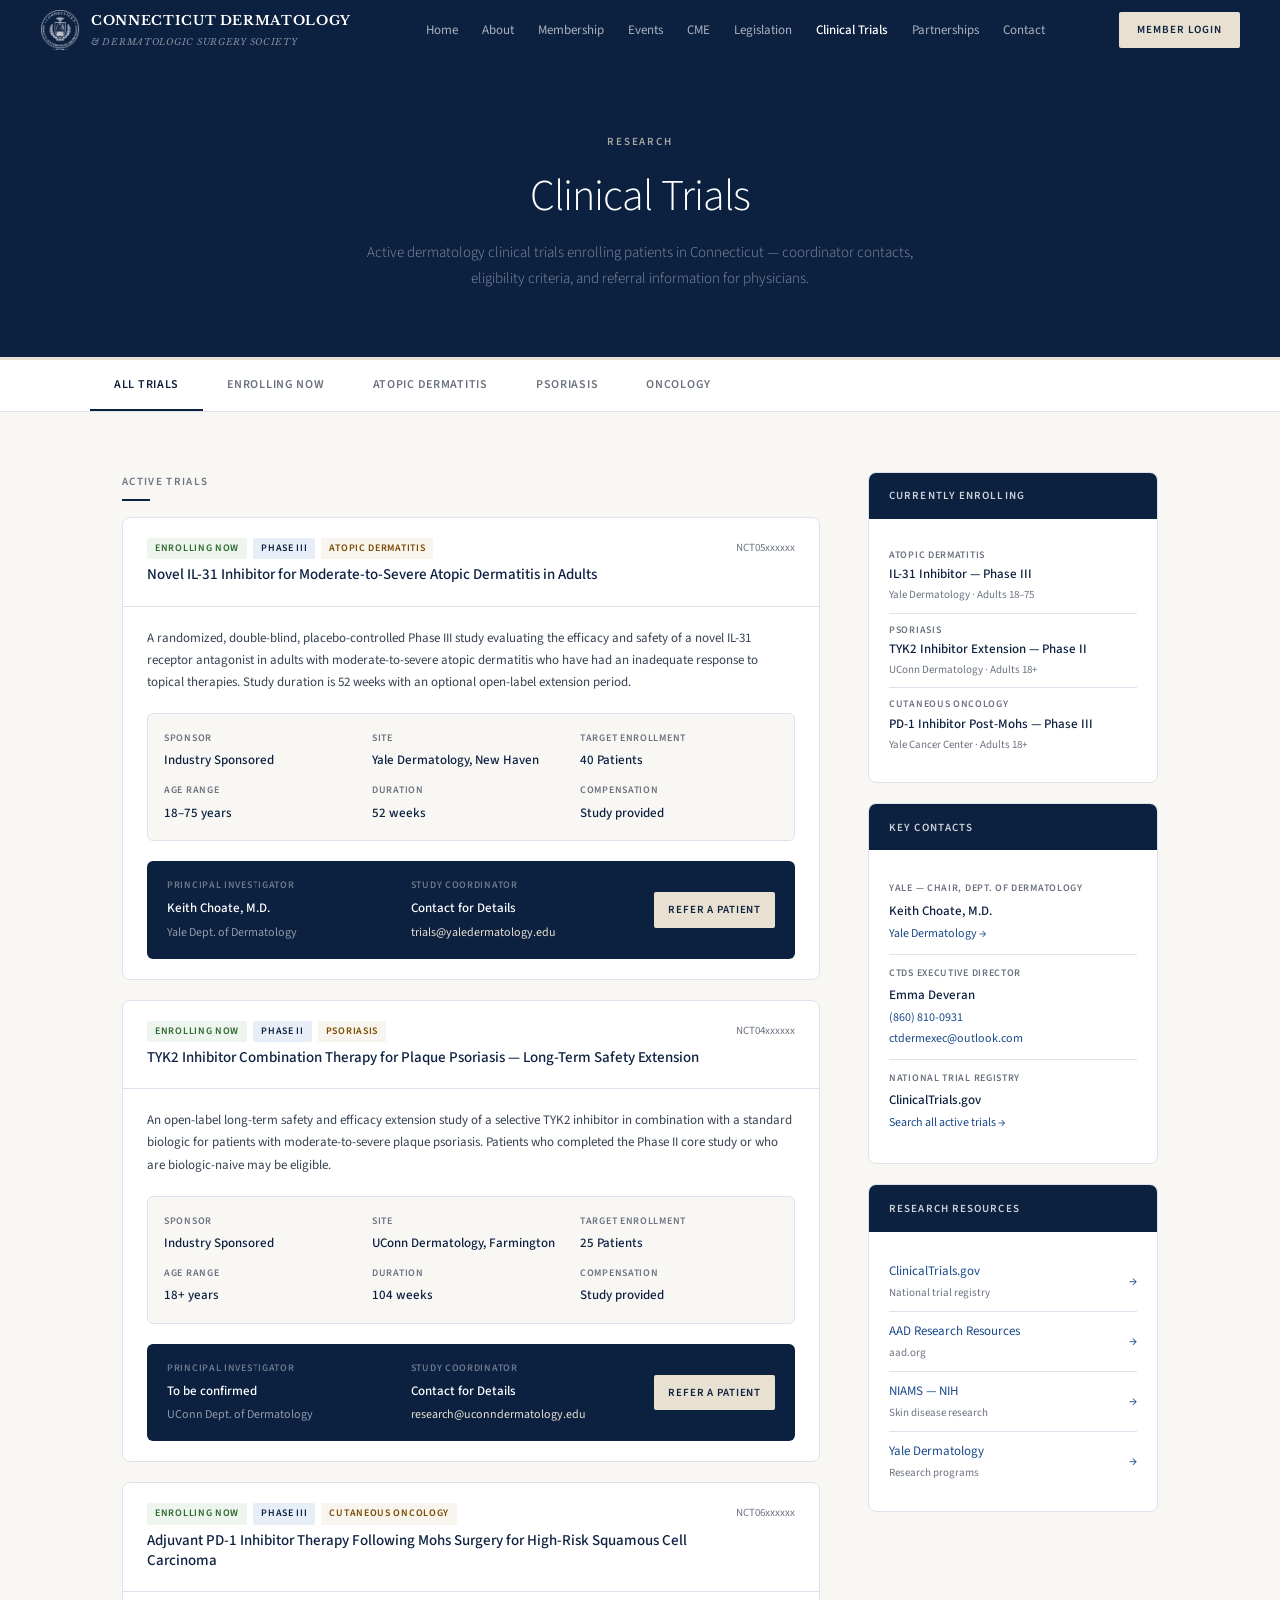
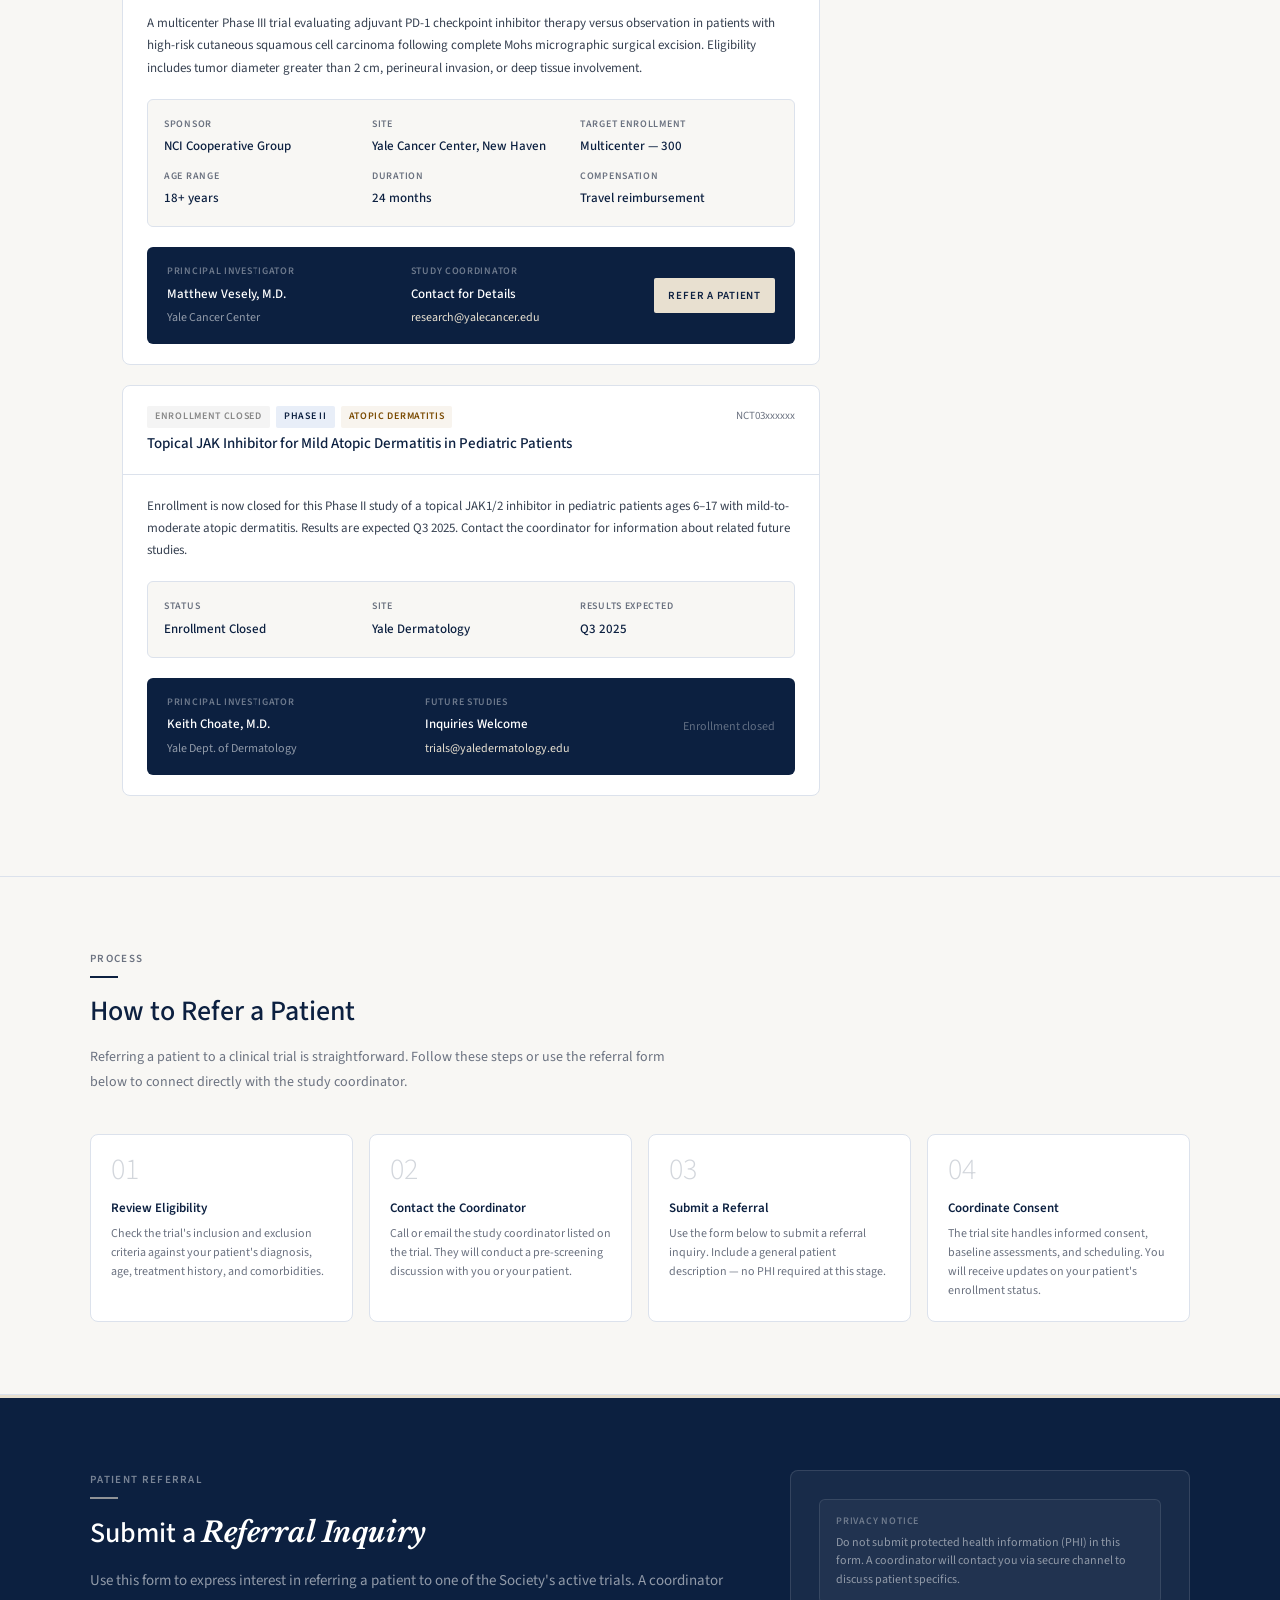
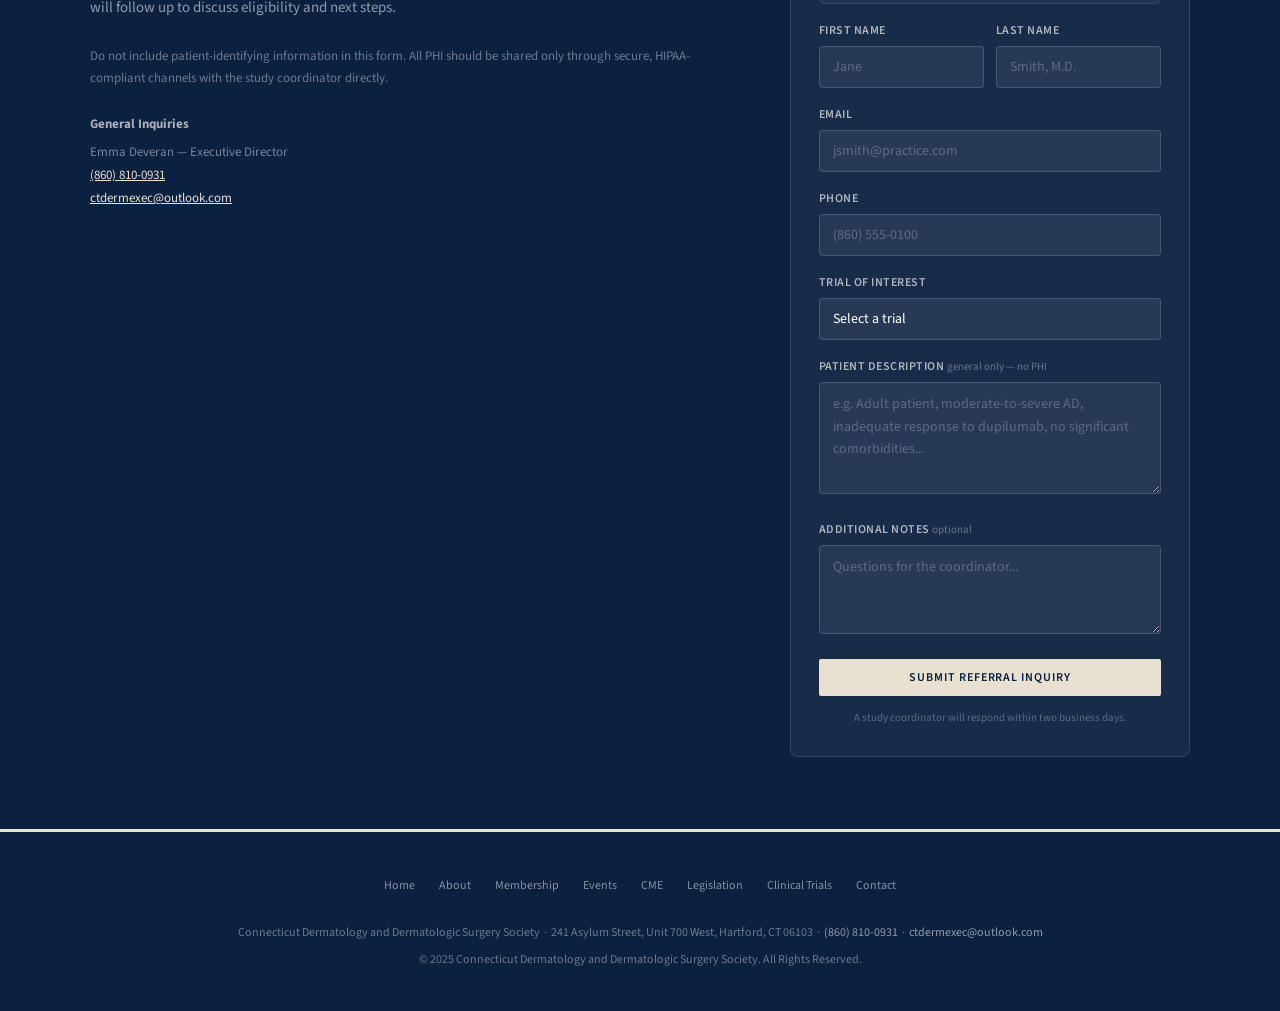
<file: trials.html>
<!DOCTYPE html>
<html lang="en">
<head>
<meta charset="UTF-8">
<meta name="viewport" content="width=device-width, initial-scale=1.0">
<title>Clinical Trials — Connecticut Dermatology and Dermatologic Surgery Society</title>
<link rel="stylesheet" href="css/style.css">
<style>

  /* ── FILTER BAR ── */
  .filter-bar {
    background: var(--white);
    border-bottom: 0.5px solid var(--rule);
    padding: 0 2rem;
  }
  .filter-inner {
    max-width: 1100px;
    margin: 0 auto;
    display: flex;
  }
  .filter-btn {
    font-family: var(--sans);
    font-size: 12px;
    font-weight: 600;
    letter-spacing: 0.06em;
    text-transform: uppercase;
    color: var(--text-muted);
    background: transparent;
    border: none;
    border-bottom: 2px solid transparent;
    padding: 1rem 1.5rem;
    cursor: pointer;
    transition: color 0.15s, border-color 0.15s;
  }
  .filter-btn:hover { color: var(--navy); }
  .filter-btn.active { color: var(--navy); border-bottom-color: var(--navy); }

  /* ── LAYOUT ── */
  .trials-main {
    max-width: 1100px;
    margin: 0 auto;
    padding: 60px 2rem 80px;
    display: grid;
    grid-template-columns: 1fr 290px;
    gap: 48px;
    align-items: start;
  }

  /* ── TRIAL CARDS ── */
  .trial-list { display: flex; flex-direction: column; gap: 20px; }
  .trial-card {
    background: var(--white);
    border: 0.5px solid var(--rule);
    border-radius: 8px;
    overflow: hidden;
  }
  .trial-card-header {
    padding: 1.25rem 1.5rem;
    border-bottom: 0.5px solid var(--rule);
    display: flex;
    align-items: flex-start;
    justify-content: space-between;
    gap: 1rem;
  }
  .trial-badges { display: flex; gap: 6px; flex-wrap: wrap; margin-bottom: 6px; }
  .trial-badge {
    font-size: 10px;
    font-weight: 600;
    letter-spacing: 0.07em;
    text-transform: uppercase;
    padding: 2px 8px;
    border-radius: 2px;
  }
  .badge-enrolling { background: #eef4ee; color: #2d6a2d; }
  .badge-phase { background: #e8eef8; color: var(--navy); }
  .badge-condition { background: #f8f4ee; color: #7a4a00; }
  .badge-closed { background: #f4f4f4; color: #888; }
  .trial-title {
    font-size: 15px;
    font-weight: 500;
    color: var(--navy);
    line-height: 1.35;
  }
  .trial-id {
    font-size: 11px;
    color: var(--text-muted);
    white-space: nowrap;
    flex-shrink: 0;
  }
  .trial-card-body { padding: 1.25rem 1.5rem; }
  .trial-desc {
    font-size: 13px;
    color: var(--text-body);
    line-height: 1.7;
    margin-bottom: 1.25rem;
  }
  .trial-details {
    display: grid;
    grid-template-columns: repeat(3, 1fr);
    gap: 10px;
    margin-bottom: 1.25rem;
    padding: 1rem;
    background: var(--warm-white);
    border-radius: 6px;
    border: 0.5px solid var(--rule);
  }
  .trial-detail-item { display: flex; flex-direction: column; gap: 2px; }
  .detail-label {
    font-size: 10px;
    font-weight: 600;
    letter-spacing: 0.07em;
    text-transform: uppercase;
    color: var(--text-muted);
  }
  .detail-val { font-size: 13px; font-weight: 500; color: var(--navy); }

  /* ── COORDINATOR BOX ── */
  .coordinator-box {
    background: var(--navy);
    border-radius: 6px;
    padding: 1rem 1.25rem;
    display: grid;
    grid-template-columns: 1fr 1fr auto;
    gap: 1rem;
    align-items: center;
  }
  .coord-section { display: flex; flex-direction: column; gap: 2px; }
  .coord-label {
    font-size: 10px;
    font-weight: 600;
    letter-spacing: 0.07em;
    text-transform: uppercase;
    color: rgba(255,255,255,0.4);
  }
  .coord-name { font-size: 13px; font-weight: 500; color: #fff; }
  .coord-contact { font-size: 12px; color: rgba(255,255,255,0.55); }
  .coord-contact a { color: var(--parchment); text-decoration: none; }
  .coord-contact a:hover { color: #fff; }
  .btn-enroll {
    display: inline-block;
    font-family: var(--sans);
    font-size: 11px;
    font-weight: 600;
    letter-spacing: 0.07em;
    text-transform: uppercase;
    color: var(--navy);
    background: var(--parchment);
    padding: 8px 14px;
    border-radius: 2px;
    border: none;
    cursor: pointer;
    text-decoration: none;
    white-space: nowrap;
    transition: background 0.15s;
  }
  .btn-enroll:hover { background: #d4c9b5; }

  /* ── HOW TO ENROLL ── */
  .enroll-band {
    background: var(--warm-white);
    border-top: 0.5px solid var(--rule);
    border-bottom: 0.5px solid var(--rule);
    padding: 72px 2rem;
  }
  .enroll-inner { max-width: 1100px; margin: 0 auto; }
  .steps-grid {
    display: grid;
    grid-template-columns: repeat(4, 1fr);
    gap: 16px;
    margin-top: 2.5rem;
  }
  .step-card {
    background: var(--white);
    border: 0.5px solid var(--rule);
    border-radius: 8px;
    padding: 1.25rem;
  }
  .step-num-large {
    font-size: 30px;
    font-weight: 300;
    color: var(--navy);
    opacity: 0.18;
    line-height: 1;
    margin-bottom: 0.75rem;
  }
  .step-title { font-size: 13px; font-weight: 600; color: var(--navy); margin-bottom: 4px; }
  .step-desc { font-size: 12px; color: var(--text-muted); line-height: 1.6; }

  /* ── REFERRAL FORM ── */
  .referral-band {
    background: var(--navy);
    padding: 72px 2rem;
    border-top: 3px solid var(--parchment);
  }
  .referral-inner {
    max-width: 1100px;
    margin: 0 auto;
    display: grid;
    grid-template-columns: 1fr 400px;
    gap: 64px;
    align-items: start;
  }
  .referral-form {
    background: rgba(255,255,255,0.05);
    border: 0.5px solid rgba(255,255,255,0.12);
    border-radius: 8px;
    padding: 1.75rem;
  }
  .referral-form label { color: rgba(255,255,255,0.65); }
  .referral-form input,
  .referral-form textarea,
  .referral-form select {
    background: rgba(255,255,255,0.07);
    border-color: rgba(255,255,255,0.15);
    color: #fff;
  }
  .referral-form input::placeholder,
  .referral-form textarea::placeholder { color: rgba(255,255,255,0.25); }
  .referral-form input:focus,
  .referral-form textarea:focus,
  .referral-form select:focus {
    background: rgba(255,255,255,0.1);
    border-color: rgba(255,255,255,0.3);
    box-shadow: none;
  }
  .referral-form select option { background: var(--navy); color: #fff; }
  .form-group { margin-bottom: 1rem; }
  .form-row-2 { display: grid; grid-template-columns: 1fr 1fr; gap: 12px; }
  .phi-notice {
    background: rgba(255,255,255,0.04);
    border: 0.5px solid rgba(255,255,255,0.1);
    border-radius: 6px;
    padding: 0.85rem 1rem;
    margin-bottom: 1rem;
  }
  .phi-notice-label {
    font-size: 10px;
    font-weight: 600;
    letter-spacing: 0.08em;
    text-transform: uppercase;
    color: rgba(255,255,255,0.35);
    margin-bottom: 3px;
  }
  .phi-notice-text {
    font-size: 12px;
    color: rgba(255,255,255,0.5);
    line-height: 1.55;
  }

  /* ── SIDEBAR ── */
  .trials-sidebar { display: flex; flex-direction: column; gap: 20px; }
  .sidebar-card {
    background: var(--white);
    border: 0.5px solid var(--rule);
    border-radius: 8px;
    overflow: hidden;
  }
  .sidebar-card-header {
    background: var(--navy);
    padding: 0.85rem 1.25rem;
  }
  .sidebar-card-header h3 {
    font-size: 11px;
    font-weight: 600;
    letter-spacing: 0.1em;
    text-transform: uppercase;
    color: rgba(255,255,255,0.8);
  }
  .sidebar-card-body { padding: 1.25rem; }
  .enrolling-item {
    padding: 8px 0;
    border-bottom: 0.5px solid var(--rule);
  }
  .enrolling-item:last-child { border-bottom: none; }
  .enrolling-condition {
    font-size: 10px;
    font-weight: 600;
    letter-spacing: 0.07em;
    text-transform: uppercase;
    color: var(--text-muted);
    margin-bottom: 2px;
  }
  .enrolling-title { font-size: 13px; font-weight: 500; color: var(--navy); line-height: 1.3; }
  .enrolling-site { font-size: 11px; color: var(--text-muted); margin-top: 2px; }
  .contact-item {
    padding: 10px 0;
    border-bottom: 0.5px solid var(--rule);
  }
  .contact-item:last-child { border-bottom: none; }
  .contact-role {
    font-size: 10px;
    font-weight: 600;
    letter-spacing: 0.07em;
    text-transform: uppercase;
    color: var(--text-muted);
    margin-bottom: 2px;
  }
  .contact-name { font-size: 13px; font-weight: 500; color: var(--navy); }
  .contact-detail { font-size: 12px; color: var(--text-muted); }
  .contact-detail a { color: var(--navy-light); text-decoration: none; }
  .resource-link {
    display: flex;
    justify-content: space-between;
    align-items: center;
    padding: 8px 0;
    border-bottom: 0.5px solid var(--rule);
    text-decoration: none;
    font-size: 13px;
    color: var(--navy-light);
    transition: color 0.15s;
  }
  .resource-link:last-child { border-bottom: none; }
  .resource-link:hover { color: var(--navy); }
  .resource-link .rl-sub { font-size: 11px; color: var(--text-muted); display: block; margin-top: 1px; }

  @media (max-width: 960px) {
    .trials-main { grid-template-columns: 1fr; }
    .trial-details { grid-template-columns: 1fr 1fr; }
    .coordinator-box { grid-template-columns: 1fr; }
    .steps-grid { grid-template-columns: 1fr 1fr; }
    .referral-inner { grid-template-columns: 1fr; gap: 40px; }
    .form-row-2 { grid-template-columns: 1fr; }
  }
  @media (max-width: 600px) {
    .trial-card-header { flex-direction: column; }
    .trial-details { grid-template-columns: 1fr; }
    .steps-grid { grid-template-columns: 1fr; }
    .filter-btn { padding: 0.85rem 0.9rem; font-size: 11px; }
  }
</style>
</head>
<body>

<nav>
  <a href="index.html" class="nav-brand">
    <img src="images/ctderm-seal-white.png" alt="CTDS seal" class="nav-seal">
    <span class="nav-brand-text">
      <span class="nav-logo-main">Connecticut Dermatology</span>
      <span class="nav-logo-sub">&amp; Dermatologic Surgery Society</span>
    </span>
  </a>
  <ul class="nav-links">
    <li><a href="index.html">Home</a></li>
    <li><a href="about.html">About</a></li>
    <li><a href="signup.html">Membership</a></li>
    <li><a href="events.html">Events</a></li>
    <li><a href="cme.html">CME</a></li>
    <li><a href="legislation.html">Legislation</a></li>
    <li><a href="trials.html" class="active">Clinical Trials</a></li>
    <li><a href="partnership.html">Partnerships</a></li>
    <li><a href="contact.html">Contact</a></li>
  </ul>
  <a href="login.html" class="nav-cta">Member Login</a>
</nav>

<div class="page-header">
  <div class="eyebrow">Research</div>
  <h1>Clinical Trials</h1>
  <p>Active dermatology clinical trials enrolling patients in Connecticut — coordinator contacts, eligibility criteria, and referral information for physicians.</p>
</div>

<!-- FILTER -->
<div class="filter-bar">
  <div class="filter-inner">
    <button class="filter-btn active" onclick="filterTrials('all', this)">All Trials</button>
    <button class="filter-btn" onclick="filterTrials('enrolling', this)">Enrolling Now</button>
    <button class="filter-btn" onclick="filterTrials('atopic', this)">Atopic Dermatitis</button>
    <button class="filter-btn" onclick="filterTrials('psoriasis', this)">Psoriasis</button>
    <button class="filter-btn" onclick="filterTrials('oncology', this)">Oncology</button>
  </div>
</div>

<div class="trials-main">

  <div>
    <div class="section-label">Active Trials</div>
    <div class="rule-bar"></div>
    <div class="trial-list">

      <!-- TRIAL 1 -->
      <div class="trial-card" data-type="enrolling atopic">
        <div class="trial-card-header">
          <div>
            <div class="trial-badges">
              <span class="trial-badge badge-enrolling">Enrolling Now</span>
              <span class="trial-badge badge-phase">Phase III</span>
              <span class="trial-badge badge-condition">Atopic Dermatitis</span>
            </div>
            <div class="trial-title">Novel IL-31 Inhibitor for Moderate-to-Severe Atopic Dermatitis in Adults</div>
          </div>
          <div class="trial-id">NCT05xxxxxx</div>
        </div>
        <div class="trial-card-body">
          <div class="trial-desc">A randomized, double-blind, placebo-controlled Phase III study evaluating the efficacy and safety of a novel IL-31 receptor antagonist in adults with moderate-to-severe atopic dermatitis who have had an inadequate response to topical therapies. Study duration is 52 weeks with an optional open-label extension period.</div>
          <div class="trial-details">
            <div class="trial-detail-item">
              <span class="detail-label">Sponsor</span>
              <span class="detail-val">Industry Sponsored</span>
            </div>
            <div class="trial-detail-item">
              <span class="detail-label">Site</span>
              <span class="detail-val">Yale Dermatology, New Haven</span>
            </div>
            <div class="trial-detail-item">
              <span class="detail-label">Target Enrollment</span>
              <span class="detail-val">40 Patients</span>
            </div>
            <div class="trial-detail-item">
              <span class="detail-label">Age Range</span>
              <span class="detail-val">18–75 years</span>
            </div>
            <div class="trial-detail-item">
              <span class="detail-label">Duration</span>
              <span class="detail-val">52 weeks</span>
            </div>
            <div class="trial-detail-item">
              <span class="detail-label">Compensation</span>
              <span class="detail-val">Study provided</span>
            </div>
          </div>
          <div class="coordinator-box">
            <div class="coord-section">
              <span class="coord-label">Principal Investigator</span>
              <span class="coord-name">Keith Choate, M.D.</span>
              <span class="coord-contact">Yale Dept. of Dermatology</span>
            </div>
            <div class="coord-section">
              <span class="coord-label">Study Coordinator</span>
              <span class="coord-name">Contact for Details</span>
              <span class="coord-contact">
                <a href="mailto:trials@yaledermatology.edu">trials@yaledermatology.edu</a>
              </span>
            </div>
            <a href="#referral-form" class="btn-enroll">Refer a Patient</a>
          </div>
        </div>
      </div>

      <!-- TRIAL 2 -->
      <div class="trial-card" data-type="enrolling psoriasis">
        <div class="trial-card-header">
          <div>
            <div class="trial-badges">
              <span class="trial-badge badge-enrolling">Enrolling Now</span>
              <span class="trial-badge badge-phase">Phase II</span>
              <span class="trial-badge badge-condition">Psoriasis</span>
            </div>
            <div class="trial-title">TYK2 Inhibitor Combination Therapy for Plaque Psoriasis — Long-Term Safety Extension</div>
          </div>
          <div class="trial-id">NCT04xxxxxx</div>
        </div>
        <div class="trial-card-body">
          <div class="trial-desc">An open-label long-term safety and efficacy extension study of a selective TYK2 inhibitor in combination with a standard biologic for patients with moderate-to-severe plaque psoriasis. Patients who completed the Phase II core study or who are biologic-naive may be eligible.</div>
          <div class="trial-details">
            <div class="trial-detail-item">
              <span class="detail-label">Sponsor</span>
              <span class="detail-val">Industry Sponsored</span>
            </div>
            <div class="trial-detail-item">
              <span class="detail-label">Site</span>
              <span class="detail-val">UConn Dermatology, Farmington</span>
            </div>
            <div class="trial-detail-item">
              <span class="detail-label">Target Enrollment</span>
              <span class="detail-val">25 Patients</span>
            </div>
            <div class="trial-detail-item">
              <span class="detail-label">Age Range</span>
              <span class="detail-val">18+ years</span>
            </div>
            <div class="trial-detail-item">
              <span class="detail-label">Duration</span>
              <span class="detail-val">104 weeks</span>
            </div>
            <div class="trial-detail-item">
              <span class="detail-label">Compensation</span>
              <span class="detail-val">Study provided</span>
            </div>
          </div>
          <div class="coordinator-box">
            <div class="coord-section">
              <span class="coord-label">Principal Investigator</span>
              <span class="coord-name">To be confirmed</span>
              <span class="coord-contact">UConn Dept. of Dermatology</span>
            </div>
            <div class="coord-section">
              <span class="coord-label">Study Coordinator</span>
              <span class="coord-name">Contact for Details</span>
              <span class="coord-contact">
                <a href="mailto:research@uconndermatology.edu">research@uconndermatology.edu</a>
              </span>
            </div>
            <a href="#referral-form" class="btn-enroll">Refer a Patient</a>
          </div>
        </div>
      </div>

      <!-- TRIAL 3 -->
      <div class="trial-card" data-type="enrolling oncology">
        <div class="trial-card-header">
          <div>
            <div class="trial-badges">
              <span class="trial-badge badge-enrolling">Enrolling Now</span>
              <span class="trial-badge badge-phase">Phase III</span>
              <span class="trial-badge badge-condition">Cutaneous Oncology</span>
            </div>
            <div class="trial-title">Adjuvant PD-1 Inhibitor Therapy Following Mohs Surgery for High-Risk Squamous Cell Carcinoma</div>
          </div>
          <div class="trial-id">NCT06xxxxxx</div>
        </div>
        <div class="trial-card-body">
          <div class="trial-desc">A multicenter Phase III trial evaluating adjuvant PD-1 checkpoint inhibitor therapy versus observation in patients with high-risk cutaneous squamous cell carcinoma following complete Mohs micrographic surgical excision. Eligibility includes tumor diameter greater than 2 cm, perineural invasion, or deep tissue involvement.</div>
          <div class="trial-details">
            <div class="trial-detail-item">
              <span class="detail-label">Sponsor</span>
              <span class="detail-val">NCI Cooperative Group</span>
            </div>
            <div class="trial-detail-item">
              <span class="detail-label">Site</span>
              <span class="detail-val">Yale Cancer Center, New Haven</span>
            </div>
            <div class="trial-detail-item">
              <span class="detail-label">Target Enrollment</span>
              <span class="detail-val">Multicenter — 300</span>
            </div>
            <div class="trial-detail-item">
              <span class="detail-label">Age Range</span>
              <span class="detail-val">18+ years</span>
            </div>
            <div class="trial-detail-item">
              <span class="detail-label">Duration</span>
              <span class="detail-val">24 months</span>
            </div>
            <div class="trial-detail-item">
              <span class="detail-label">Compensation</span>
              <span class="detail-val">Travel reimbursement</span>
            </div>
          </div>
          <div class="coordinator-box">
            <div class="coord-section">
              <span class="coord-label">Principal Investigator</span>
              <span class="coord-name">Matthew Vesely, M.D.</span>
              <span class="coord-contact">Yale Cancer Center</span>
            </div>
            <div class="coord-section">
              <span class="coord-label">Study Coordinator</span>
              <span class="coord-name">Contact for Details</span>
              <span class="coord-contact">
                <a href="mailto:research@yalecancer.edu">research@yalecancer.edu</a>
              </span>
            </div>
            <a href="#referral-form" class="btn-enroll">Refer a Patient</a>
          </div>
        </div>
      </div>

      <!-- TRIAL 4 — CLOSED -->
      <div class="trial-card" data-type="atopic">
        <div class="trial-card-header">
          <div>
            <div class="trial-badges">
              <span class="trial-badge badge-closed">Enrollment Closed</span>
              <span class="trial-badge badge-phase">Phase II</span>
              <span class="trial-badge badge-condition">Atopic Dermatitis</span>
            </div>
            <div class="trial-title">Topical JAK Inhibitor for Mild Atopic Dermatitis in Pediatric Patients</div>
          </div>
          <div class="trial-id">NCT03xxxxxx</div>
        </div>
        <div class="trial-card-body">
          <div class="trial-desc">Enrollment is now closed for this Phase II study of a topical JAK1/2 inhibitor in pediatric patients ages 6–17 with mild-to-moderate atopic dermatitis. Results are expected Q3 2025. Contact the coordinator for information about related future studies.</div>
          <div class="trial-details">
            <div class="trial-detail-item">
              <span class="detail-label">Status</span>
              <span class="detail-val">Enrollment Closed</span>
            </div>
            <div class="trial-detail-item">
              <span class="detail-label">Site</span>
              <span class="detail-val">Yale Dermatology</span>
            </div>
            <div class="trial-detail-item">
              <span class="detail-label">Results Expected</span>
              <span class="detail-val">Q3 2025</span>
            </div>
          </div>
          <div class="coordinator-box">
            <div class="coord-section">
              <span class="coord-label">Principal Investigator</span>
              <span class="coord-name">Keith Choate, M.D.</span>
              <span class="coord-contact">Yale Dept. of Dermatology</span>
            </div>
            <div class="coord-section">
              <span class="coord-label">Future Studies</span>
              <span class="coord-name">Inquiries Welcome</span>
              <span class="coord-contact">
                <a href="mailto:trials@yaledermatology.edu">trials@yaledermatology.edu</a>
              </span>
            </div>
            <span style="font-size:12px;color:rgba(255,255,255,0.35);">Enrollment closed</span>
          </div>
        </div>
      </div>

    </div>
  </div>

  <!-- SIDEBAR -->
  <div class="trials-sidebar">

    <div class="sidebar-card">
      <div class="sidebar-card-header"><h3>Currently Enrolling</h3></div>
      <div class="sidebar-card-body">
        <div class="enrolling-item">
          <div class="enrolling-condition">Atopic Dermatitis</div>
          <div class="enrolling-title">IL-31 Inhibitor — Phase III</div>
          <div class="enrolling-site">Yale Dermatology · Adults 18–75</div>
        </div>
        <div class="enrolling-item">
          <div class="enrolling-condition">Psoriasis</div>
          <div class="enrolling-title">TYK2 Inhibitor Extension — Phase II</div>
          <div class="enrolling-site">UConn Dermatology · Adults 18+</div>
        </div>
        <div class="enrolling-item">
          <div class="enrolling-condition">Cutaneous Oncology</div>
          <div class="enrolling-title">PD-1 Inhibitor Post-Mohs — Phase III</div>
          <div class="enrolling-site">Yale Cancer Center · Adults 18+</div>
        </div>
      </div>
    </div>

    <div class="sidebar-card">
      <div class="sidebar-card-header"><h3>Key Contacts</h3></div>
      <div class="sidebar-card-body">
        <div class="contact-item">
          <div class="contact-role">Yale — Chair, Dept. of Dermatology</div>
          <div class="contact-name">Keith Choate, M.D.</div>
          <div class="contact-detail">
            <a href="https://medicine.yale.edu/dermatology/" target="_blank">Yale Dermatology →</a>
          </div>
        </div>
        <div class="contact-item">
          <div class="contact-role">CTDS Executive Director</div>
          <div class="contact-name">Emma Deveran</div>
          <div class="contact-detail">
            <a href="tel:8608100931">(860) 810-0931</a><br>
            <a href="mailto:ctdermexec@outlook.com">ctdermexec@outlook.com</a>
          </div>
        </div>
        <div class="contact-item">
          <div class="contact-role">National Trial Registry</div>
          <div class="contact-name">ClinicalTrials.gov</div>
          <div class="contact-detail">
            <a href="https://clinicaltrials.gov" target="_blank">Search all active trials →</a>
          </div>
        </div>
      </div>
    </div>

    <div class="sidebar-card">
      <div class="sidebar-card-header"><h3>Research Resources</h3></div>
      <div class="sidebar-card-body">
        <a href="https://clinicaltrials.gov" target="_blank" class="resource-link">
          <div>ClinicalTrials.gov<span class="rl-sub">National trial registry</span></div><span>→</span>
        </a>
        <a href="https://www.aad.org/member/research" target="_blank" class="resource-link">
          <div>AAD Research Resources<span class="rl-sub">aad.org</span></div><span>→</span>
        </a>
        <a href="https://www.niams.nih.gov" target="_blank" class="resource-link">
          <div>NIAMS — NIH<span class="rl-sub">Skin disease research</span></div><span>→</span>
        </a>
        <a href="https://medicine.yale.edu/dermatology/" target="_blank" class="resource-link">
          <div>Yale Dermatology<span class="rl-sub">Research programs</span></div><span>→</span>
        </a>
      </div>
    </div>

  </div>
</div>

<!-- HOW TO ENROLL -->
<div class="enroll-band">
  <div class="enroll-inner">
    <div class="section-label">Process</div>
    <div class="rule-bar"></div>
    <h2 class="section-heading">How to Refer a Patient</h2>
    <p style="font-size:14px;color:var(--text-muted);max-width:580px;">Referring a patient to a clinical trial is straightforward. Follow these steps or use the referral form below to connect directly with the study coordinator.</p>
    <div class="steps-grid">
      <div class="step-card">
        <div class="step-num-large">01</div>
        <div class="step-title">Review Eligibility</div>
        <div class="step-desc">Check the trial's inclusion and exclusion criteria against your patient's diagnosis, age, treatment history, and comorbidities.</div>
      </div>
      <div class="step-card">
        <div class="step-num-large">02</div>
        <div class="step-title">Contact the Coordinator</div>
        <div class="step-desc">Call or email the study coordinator listed on the trial. They will conduct a pre-screening discussion with you or your patient.</div>
      </div>
      <div class="step-card">
        <div class="step-num-large">03</div>
        <div class="step-title">Submit a Referral</div>
        <div class="step-desc">Use the form below to submit a referral inquiry. Include a general patient description — no PHI required at this stage.</div>
      </div>
      <div class="step-card">
        <div class="step-num-large">04</div>
        <div class="step-title">Coordinate Consent</div>
        <div class="step-desc">The trial site handles informed consent, baseline assessments, and scheduling. You will receive updates on your patient's enrollment status.</div>
      </div>
    </div>
  </div>
</div>

<!-- REFERRAL FORM -->
<div class="referral-band" id="referral-form">
  <div class="referral-inner">
    <div>
      <div class="section-label light">Patient Referral</div>
      <div class="rule-bar light"></div>
      <h2 class="section-heading light">Submit a <em style="font-family:var(--serif);font-style:italic;">Referral Inquiry</em></h2>
      <p style="font-size:15px;color:rgba(255,255,255,0.55);line-height:1.8;margin-bottom:1.5rem;">Use this form to express interest in referring a patient to one of the Society's active trials. A coordinator will follow up to discuss eligibility and next steps.</p>
      <p style="font-size:13px;color:rgba(255,255,255,0.4);line-height:1.7;margin-bottom:1.5rem;">Do not include patient-identifying information in this form. All PHI should be shared only through secure, HIPAA-compliant channels with the study coordinator directly.</p>
      <div style="font-size:13px;color:rgba(255,255,255,0.45);line-height:1.8;">
        <strong style="color:rgba(255,255,255,0.65);display:block;margin-bottom:4px;">General Inquiries</strong>
        Emma Deveran — Executive Director<br>
        <a href="tel:8608100931" style="color:var(--parchment);">(860) 810-0931</a><br>
        <a href="mailto:ctdermexec@outlook.com" style="color:var(--parchment);">ctdermexec@outlook.com</a>
      </div>
    </div>
    <div class="referral-form">
      <div class="phi-notice">
        <div class="phi-notice-label">Privacy Notice</div>
        <div class="phi-notice-text">Do not submit protected health information (PHI) in this form. A coordinator will contact you via secure channel to discuss patient specifics.</div>
      </div>
      <div class="form-row-2 form-group">
        <div>
          <label>First Name</label>
          <input type="text" placeholder="Jane">
        </div>
        <div>
          <label>Last Name</label>
          <input type="text" placeholder="Smith, M.D.">
        </div>
      </div>
      <div class="form-group">
        <label>Email</label>
        <input type="email" placeholder="jsmith@practice.com">
      </div>
      <div class="form-group">
        <label>Phone</label>
        <input type="tel" placeholder="(860) 555-0100">
      </div>
      <div class="form-group">
        <label>Trial of Interest</label>
        <select>
          <option value="">Select a trial</option>
          <option>IL-31 Inhibitor — Atopic Dermatitis Phase III (Yale)</option>
          <option>TYK2 Inhibitor Extension — Psoriasis Phase II (UConn)</option>
          <option>PD-1 Inhibitor Post-Mohs — SCC Phase III (Yale Cancer Center)</option>
          <option>Not certain — please advise</option>
        </select>
      </div>
      <div class="form-group">
        <label>Patient Description <span style="font-weight:400;text-transform:none;letter-spacing:0;color:rgba(255,255,255,0.35);font-size:11px;">general only — no PHI</span></label>
        <textarea rows="4" placeholder="e.g. Adult patient, moderate-to-severe AD, inadequate response to dupilumab, no significant comorbidities..."></textarea>
      </div>
      <div class="form-group">
        <label>Additional Notes <span style="font-weight:400;text-transform:none;letter-spacing:0;color:rgba(255,255,255,0.35);font-size:11px;">optional</span></label>
        <textarea rows="3" placeholder="Questions for the coordinator..."></textarea>
      </div>
      <button class="btn btn-parchment" style="width:100%;text-align:center;" onclick="submitReferral(this)">Submit Referral Inquiry</button>
      <p style="font-size:11px;color:rgba(255,255,255,0.3);text-align:center;margin-top:0.75rem;">A study coordinator will respond within two business days.</p>
    </div>
  </div>
</div>

<footer>
  <ul class="footer-links">
    <li><a href="index.html">Home</a></li>
    <li><a href="about.html">About</a></li>
    <li><a href="signup.html">Membership</a></li>
    <li><a href="events.html">Events</a></li>
    <li><a href="cme.html">CME</a></li>
    <li><a href="legislation.html">Legislation</a></li>
    <li><a href="trials.html">Clinical Trials</a></li>
    <li><a href="contact.html">Contact</a></li>
  </ul>
  <p>Connecticut Dermatology and Dermatologic Surgery Society &nbsp;·&nbsp; 241 Asylum Street, Unit 700 West, Hartford, CT 06103 &nbsp;·&nbsp; <a href="tel:8608100931">(860) 810-0931</a> &nbsp;·&nbsp; <a href="mailto:ctdermexec@outlook.com">ctdermexec@outlook.com</a></p>
  <p style="margin-top:6px;">© 2025 Connecticut Dermatology and Dermatologic Surgery Society. All Rights Reserved.</p>
</footer>

<script>
  function filterTrials(type, btn) {
    document.querySelectorAll('.filter-btn').forEach(b => b.classList.remove('active'));
    btn.classList.add('active');
    document.querySelectorAll('.trial-card').forEach(card => {
      card.style.display = (type === 'all' || card.dataset.type.includes(type)) ? 'block' : 'none';
    });
  }
  function submitReferral(btn) {
    btn.textContent = 'Submitting…';
    btn.disabled = true;
    setTimeout(() => {
      btn.textContent = '✓ Referral Submitted';
      btn.style.background = '#c8e6c9';
      btn.style.color = '#1b5e20';
    }, 1200);
  }
</script>

</body>
</html>
</file>
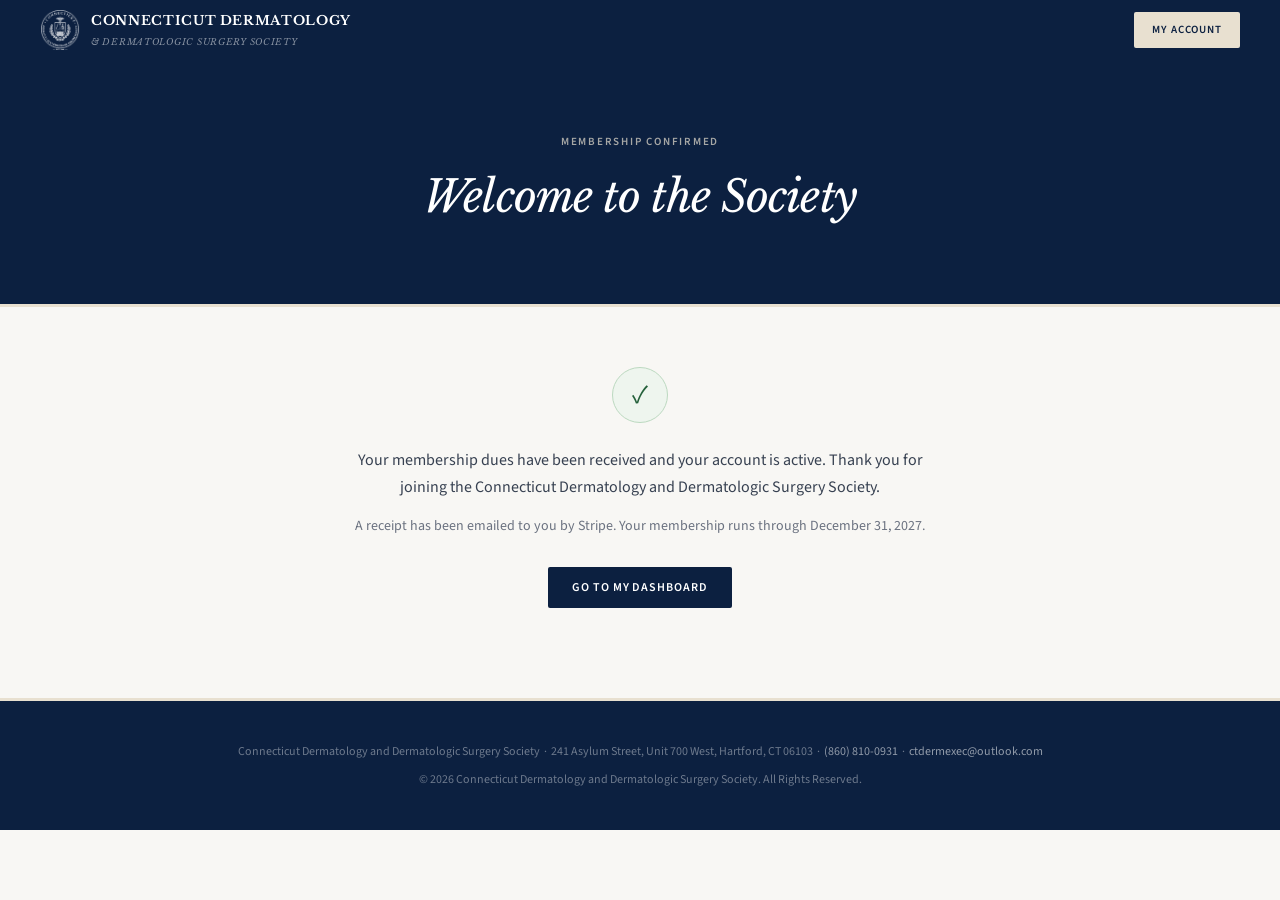
<file: welcome.html>
<!DOCTYPE html>
<html lang="en">
<head>
<meta charset="UTF-8">
<meta name="viewport" content="width=device-width, initial-scale=1.0">
<title>Welcome — Connecticut Dermatology and Dermatologic Surgery Society</title>
<link rel="stylesheet" href="css/style.css">
<link rel="icon" type="image/png" href="images/favicon.png">
</head>
<body>
<nav>
  <a href="index.html" class="nav-brand">
    <img src="images/ctderm-seal-white.png" alt="CTDS seal" class="nav-seal">
    <span class="nav-brand-text">
      <span class="nav-logo-main">Connecticut Dermatology</span>
      <span class="nav-logo-sub">&amp; Dermatologic Surgery Society</span>
    </span>
  </a>
  <a href="dashboard.html" class="nav-cta" data-nav-cta>My Account</a>
</nav>

<div class="page-header">
  <span class="eyebrow">Membership Confirmed</span>
  <h1 style="font-family:var(--serif);font-style:italic;font-weight:400;">Welcome to the Society</h1>
</div>

<div class="container" style="max-width:640px;padding:60px 2rem 90px;text-align:center;">
  <div style="width:56px;height:56px;border-radius:50%;background:#eef5ee;border:0.5px solid #bcd9c0;display:flex;align-items:center;justify-content:center;margin:0 auto 24px;">
    <span style="color:#24603a;font-size:26px;">&#10003;</span>
  </div>
  <p style="font-size:16px;color:var(--text-body);line-height:1.7;">
    Your membership dues have been received and your account is active. Thank you for joining the Connecticut Dermatology and Dermatologic Surgery Society.
  </p>
  <p style="font-size:14px;color:var(--text-muted);margin-top:14px;line-height:1.7;">
    A receipt has been emailed to you by Stripe. Your membership runs through December 31, 2027.
  </p>
  <a href="dashboard.html" class="btn btn-primary" style="margin-top:28px;">Go to My Dashboard</a>
</div>

<footer>
  <p>Connecticut Dermatology and Dermatologic Surgery Society &nbsp;&middot;&nbsp; 241 Asylum Street, Unit 700 West, Hartford, CT 06103 &nbsp;&middot;&nbsp; <a href="tel:8608100931">(860) 810-0931</a> &nbsp;&middot;&nbsp; <a href="mailto:ctdermexec@outlook.com">ctdermexec@outlook.com</a></p>
  <p style="margin-top:6px;">© 2026 Connecticut Dermatology and Dermatologic Surgery Society. All Rights Reserved.</p>
</footer>
<script id="partner-welcome-fix">
(function(){
  var isPartner = new URLSearchParams(location.search).get("partner") === "1";
  if(!isPartner) return;
  var eyebrow=document.querySelector(".eyebrow");
  var h1=document.querySelector(".page-header h1");
  var paras=document.querySelectorAll(".container p");
  if(eyebrow) eyebrow.textContent="Payment Received";
  if(h1) h1.textContent="Thank you for your support";
  if(paras[0]) paras[0].textContent="Your partnership payment has been received. Thank you for supporting the Connecticut Dermatology and Dermatologic Surgery Society.";
  if(paras[1]) paras[1].textContent="A receipt has been emailed to you. The Executive Director will be in touch with any next steps.";
  var btn=document.querySelector(".container a.btn");
  if(btn){ btn.textContent="Return to Home"; btn.setAttribute("href","index.html"); }
})();
</script>
</body>
</html>
</file>
<file: css/style.css>
@import url('https://fonts.googleapis.com/css2?family=Libre+Baskerville:ital,wght@0,400;0,700;1,400;1,700&family=Source+Sans+3:wght@300;400;500;600&display=swap');

:root {
  --navy: #0c2040;
  --navy-mid: #12356b;
  --navy-light: #1a4a8a;
  --warm-white: #f8f7f4;
  --white: #ffffff;
  --rule: #dce2ec;
  --parchment: #e8e0d0;
  --text-body: #374151;
  --text-muted: #6b7280;
  --serif: 'Libre Baskerville', serif;
  --sans: 'Source Sans 3', sans-serif;
}

*, *::before, *::after { box-sizing: border-box; margin: 0; padding: 0; }

body {
  font-family: var(--sans);
  background: var(--warm-white);
  color: var(--text-body);
  font-size: 15px;
  line-height: 1.75;
  -webkit-font-smoothing: antialiased;
}

/* ── NAV ── */
nav {
  background: var(--navy);
  min-height: 60px;
  display: flex;
  align-items: center;
  padding: 0 2.5rem;
  justify-content: space-between;
  position: sticky;
  top: 0;
  z-index: 100;
  gap: 16px;
}
.nav-brand { text-decoration: none; flex-shrink: 0; display: flex; align-items: center; gap: 11px; }
.nav-seal { width: 40px; height: 40px; flex-shrink: 0; }
.nav-brand-text { display: block; }
.nav-logo-main {
  font-family: var(--serif);
  color: #fff;
  font-size: 13px;
  font-weight: 700;
  letter-spacing: 0.05em;
  text-transform: uppercase;
  display: block;
}
.nav-logo-sub {
  font-family: var(--serif);
  color: rgba(255,255,255,0.5);
  font-size: 9px;
  font-weight: 400;
  font-style: italic;
  letter-spacing: 0.08em;
  text-transform: uppercase;
  display: block;
  margin-top: 1px;
}
.nav-links {
  display: flex;
  gap: 24px;
  list-style: none;
}
.nav-links a {
  font-family: var(--sans);
  font-size: 13px;
  color: rgba(255,255,255,0.65);
  text-decoration: none;
  font-weight: 400;
  transition: color 0.15s;
}
.nav-links a:hover,
.nav-links a.active { color: #fff; font-weight: 500; }
.nav-cta {
  font-family: var(--sans);
  font-size: 11px;
  font-weight: 600;
  letter-spacing: 0.08em;
  text-transform: uppercase;
  color: var(--navy);
  background: var(--parchment);
  padding: 8px 18px;
  border-radius: 2px;
  text-decoration: none;
  transition: background 0.15s;
  white-space: nowrap;
  flex-shrink: 0;
}
.nav-cta:hover { background: #d4c9b5; }

/* ── PAGE HEADER ── */
.page-header {
  background: var(--navy);
  padding: 72px 2.5rem 64px;
  text-align: center;
  border-bottom: 3px solid var(--parchment);
}
.page-header .eyebrow {
  font-family: var(--sans);
  font-size: 11px;
  font-weight: 600;
  letter-spacing: 0.16em;
  text-transform: uppercase;
  color: var(--parchment);
  margin-bottom: 1.25rem;
  opacity: 0.7;
  display: block;
}
.page-header h1 {
  font-family: var(--sans);
  font-size: 44px;
  font-weight: 300;
  color: #fff;
  letter-spacing: -0.02em;
  margin-bottom: 1rem;
  line-height: 1.2;
}
.page-header h1 em {
  font-family: var(--serif);
  font-style: italic;
  font-weight: 700;
}
.page-header p {
  font-family: var(--sans);
  font-size: 15px;
  color: rgba(255,255,255,0.5);
  font-weight: 300;
  max-width: 560px;
  margin: 0 auto;
  line-height: 1.75;
}

/* ── CONTAINER ── */
.container {
  max-width: 1100px;
  margin: 0 auto;
  padding: 0 2rem;
}

/* ── SECTION ── */
.section { padding: 72px 0; }
.section-alt { background: var(--white); }
.section-navy { background: var(--navy); }
.section-parchment { background: var(--parchment); }

/* ── SECTION LABELS ── */
.section-label {
  font-family: var(--sans);
  font-size: 11px;
  font-weight: 600;
  letter-spacing: 0.12em;
  text-transform: uppercase;
  color: var(--text-muted);
  margin-bottom: 0.5rem;
  display: block;
}
.section-label.light { color: rgba(255,255,255,0.45); }

/* ── SECTION HEADINGS ── */
h2.section-heading {
  font-family: var(--sans);
  font-size: 28px;
  font-weight: 500;
  color: var(--navy);
  margin-bottom: 1rem;
  line-height: 1.25;
}
h2.section-heading.light { color: #fff; }
h2.section-heading em {
  font-family: var(--serif);
  font-style: italic;
  font-weight: 700;
}

.rule-bar {
  width: 28px;
  height: 2px;
  background: var(--navy);
  margin-bottom: 1rem;
  display: block;
}
.rule-bar.light { background: var(--parchment); opacity: 0.6; }

/* ── BUTTONS ── */
.btn {
  display: inline-block;
  font-family: var(--sans);
  font-size: 12px;
  font-weight: 600;
  letter-spacing: 0.08em;
  text-transform: uppercase;
  padding: 10px 24px;
  border-radius: 2px;
  text-decoration: none;
  cursor: pointer;
  border: none;
  transition: background 0.15s, color 0.15s;
}
.btn-primary { background: var(--navy); color: #fff; }
.btn-primary:hover { background: var(--navy-mid); }
.btn-parchment { background: var(--parchment); color: var(--navy); }
.btn-parchment:hover { background: #d4c9b5; }
.btn-outline {
  background: transparent;
  color: #fff;
  border: 1px solid rgba(255,255,255,0.35);
}
.btn-outline:hover { background: rgba(255,255,255,0.08); }
.btn-ghost {
  background: transparent;
  color: var(--navy);
  border-bottom: 1.5px solid var(--navy);
  border-radius: 0;
  padding: 4px 0;
  font-size: 11px;
}

/* ── CARDS ── */
.card {
  background: var(--white);
  border: 0.5px solid var(--rule);
  border-radius: 8px;
  padding: 1.5rem;
}
.card-tag {
  font-size: 10px;
  font-weight: 600;
  letter-spacing: 0.1em;
  text-transform: uppercase;
  color: var(--navy);
  border: 0.5px solid var(--navy);
  border-radius: 1px;
  display: inline-block;
  padding: 2px 8px;
  margin-bottom: 0.75rem;
}
.card-title {
  font-size: 15px;
  font-weight: 500;
  color: var(--navy);
  margin-bottom: 0.5rem;
  line-height: 1.4;
}
.card-body {
  font-size: 13px;
  color: var(--text-body);
  line-height: 1.65;
}
.card-link {
  display: inline-block;
  font-size: 11px;
  font-weight: 600;
  letter-spacing: 0.05em;
  text-transform: uppercase;
  color: var(--navy);
  border-bottom: 1px solid var(--navy);
  margin-top: 1rem;
  text-decoration: none;
}

/* ── FOOTER ── */
footer {
  background: var(--navy);
  padding: 2.5rem;
  text-align: center;
  border-top: 3px solid var(--parchment);
}
footer p {
  font-size: 12px;
  color: rgba(255,255,255,0.4);
  line-height: 1.8;
}
footer a {
  color: rgba(255,255,255,0.55);
  text-decoration: none;
}
footer a:hover { color: #fff; }
.footer-links {
  display: flex;
  justify-content: center;
  gap: 24px;
  list-style: none;
  margin-bottom: 1.5rem;
  flex-wrap: wrap;
}
.footer-links a {
  font-size: 12px;
  color: rgba(255,255,255,0.5);
  text-decoration: none;
  transition: color 0.15s;
}
.footer-links a:hover { color: #fff; }

/* ── FORMS ── */
label {
  display: block;
  font-family: var(--sans);
  font-size: 12px;
  font-weight: 600;
  letter-spacing: 0.04em;
  color: var(--navy);
  margin-bottom: 5px;
  text-transform: uppercase;
}
label .optional {
  font-weight: 400;
  text-transform: none;
  letter-spacing: 0;
  color: var(--text-muted);
  font-size: 11px;
  margin-left: 4px;
}
input[type="text"],
input[type="email"],
input[type="tel"],
input[type="password"],
select,
textarea {
  width: 100%;
  padding: 10px 13px;
  font-family: var(--sans);
  font-size: 14px;
  color: var(--text-body);
  background: var(--warm-white);
  border: 0.5px solid var(--rule);
  border-radius: 4px;
  outline: none;
  transition: border-color 0.15s, background 0.15s;
  appearance: none;
  -webkit-appearance: none;
}
input:focus, select:focus, textarea:focus {
  border-color: var(--navy-light);
  background: #fff;
  box-shadow: 0 0 0 3px rgba(26,74,138,0.08);
}
select {
  background-image: url("data:image/svg+xml,%3Csvg xmlns='http://www.w3.org/2000/svg' width='12' height='8' viewBox='0 0 12 8'%3E%3Cpath d='M1 1l5 5 5-5' stroke='%236b7280' stroke-width='1.5' fill='none' stroke-linecap='round'/%3E%3C/svg%3E");
  background-repeat: no-repeat;
  background-position: right 13px center;
  background-color: var(--warm-white);
  padding-right: 36px;
  cursor: pointer;
}
textarea {
  resize: vertical;
  min-height: 80px;
  line-height: 1.6;
}

/* ── UTILITIES ── */
.text-muted { color: var(--text-muted); }
.text-navy { color: var(--navy); }
.mt-1 { margin-top: 0.5rem; }
.mt-2 { margin-top: 1rem; }
.mt-3 { margin-top: 1.5rem; }
.mb-1 { margin-bottom: 0.5rem; }
.mb-2 { margin-bottom: 1rem; }
.mb-3 { margin-bottom: 1.5rem; }

/* ── RESPONSIVE ── */
@media (max-width: 1024px) {
  nav { padding: 0 1.5rem; }
  .nav-links { gap: 16px; }
  .nav-links a { font-size: 12px; }
}
@media (max-width: 768px) {
  .nav-links { display: none; }
  nav {
    padding: 12px 1.25rem;
    min-height: 56px;
    height: auto;
  }
  .nav-logo-main { font-size: 11px; letter-spacing: 0.04em; }
  .nav-logo-sub { font-size: 8px; }
  .nav-cta { font-size: 10px; padding: 7px 13px; }
  .page-header { padding: 48px 1.5rem 40px; }
  .page-header h1 { font-size: 28px; }
  .page-header p { font-size: 14px; }
  .section { padding: 48px 0; }
  .container { padding: 0 1.25rem; }
  h2.section-heading { font-size: 22px; }
}
@media (max-width: 480px) {
  nav { padding: 10px 1rem; }
  .nav-logo-main { font-size: 10px; }
  .page-header h1 { font-size: 24px; }
  .btn { padding: 9px 18px; font-size: 11px; }
}

/* ── NAV SEAL — RESPONSIVE ── */
@media (max-width: 768px) { .nav-brand { gap: 9px; } .nav-seal { width: 34px; height: 34px; } }
@media (max-width: 480px) { .nav-seal { width: 30px; height: 30px; } }

/* MOBILE NAV FIT FIX */
@media (max-width: 768px) {
  html, body { overflow-x: hidden; }
  nav { gap: 10px; }
  .nav-brand { flex-shrink: 1; min-width: 0; }
  .nav-brand-text { min-width: 0; }
  .nav-logo-main { white-space: normal; line-height: 1.15; }
  .nav-cta { flex-shrink: 0; }
}
</file>
